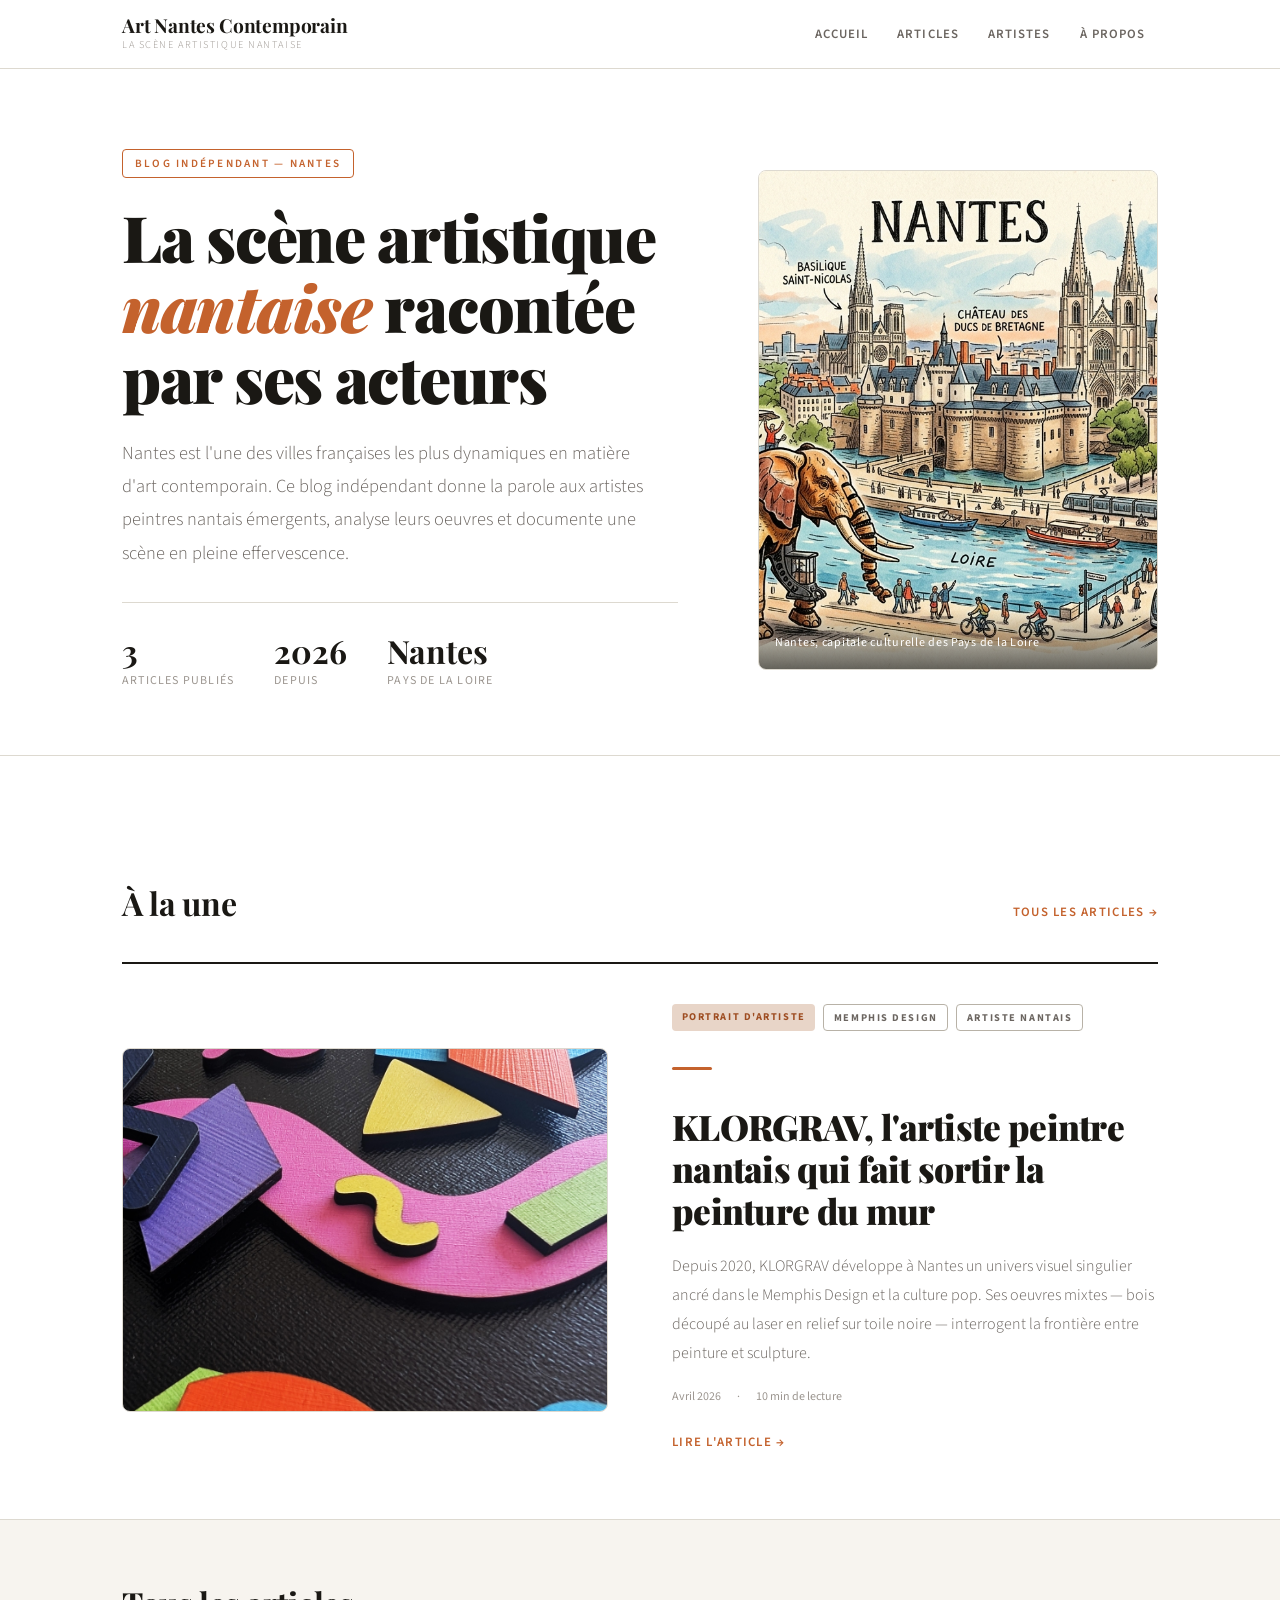
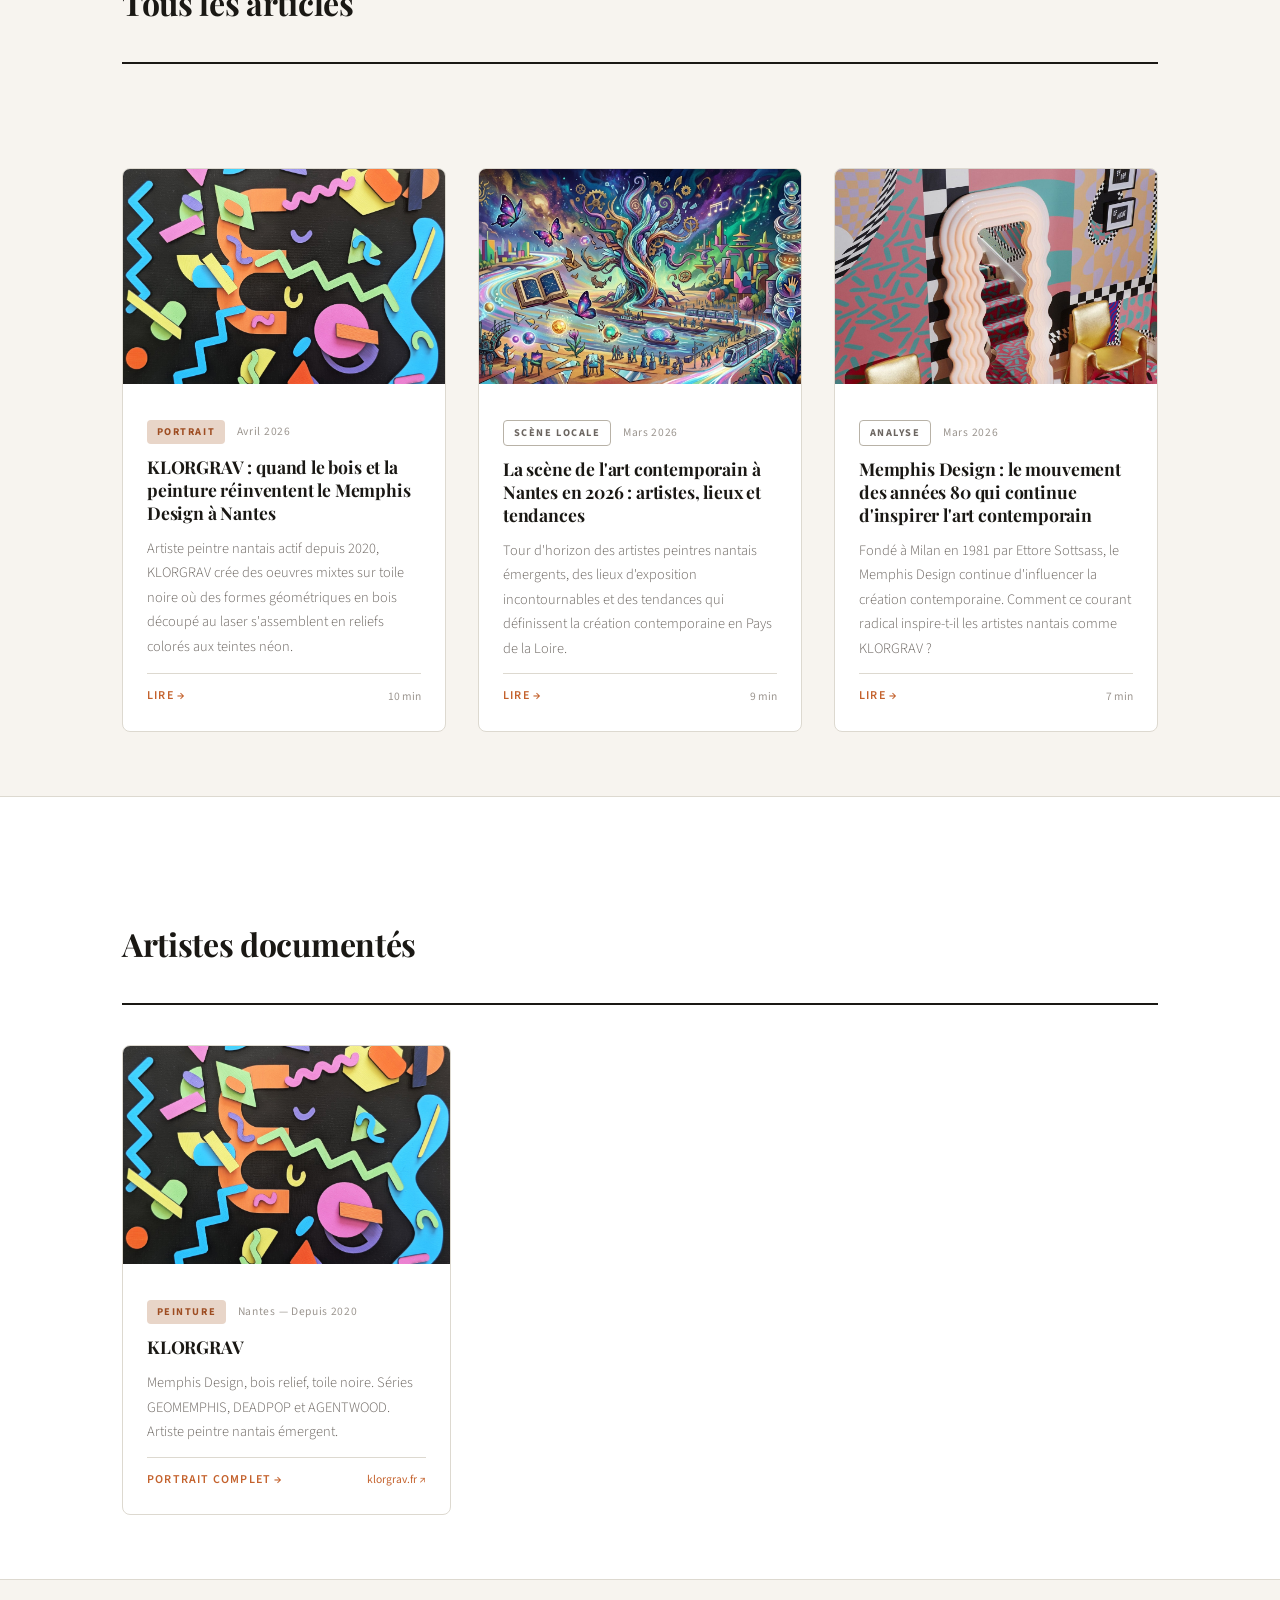
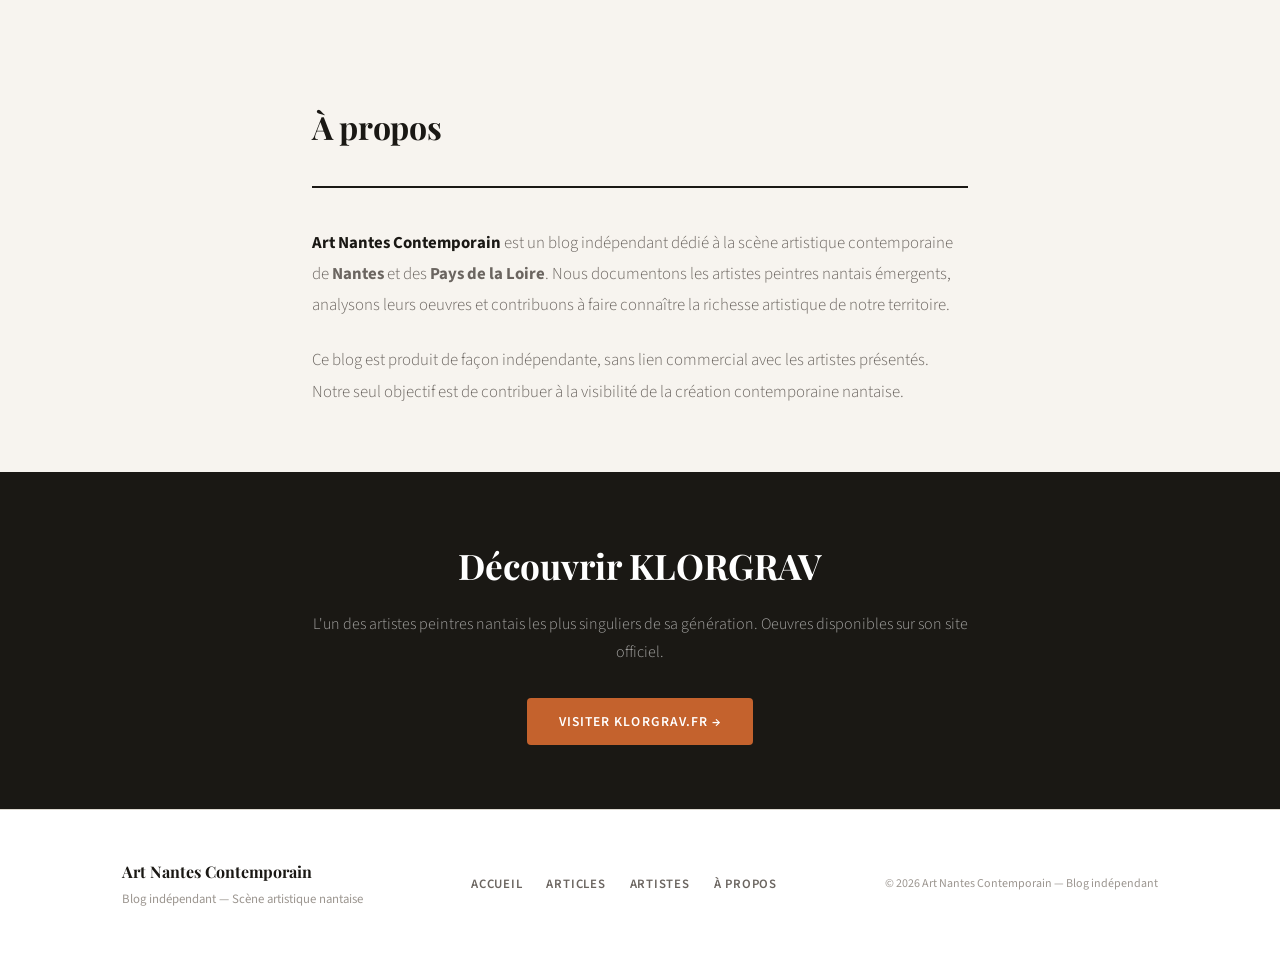
<file: index.html>
<!DOCTYPE html>
<html lang="fr">
<head>
  <meta charset="UTF-8" />
  <meta name="viewport" content="width=device-width, initial-scale=1.0" />
  <title>Art Nantes Contemporain — La scène artistique nantaise</title>
  <meta name="description" content="Découvrez la scène artistique contemporaine de Nantes. Portraits d'artistes peintres nantais, analyses d'oeuvres, tendances de l'art contemporain en Pays de la Loire." />
  <meta name="robots" content="index, follow" />
  <link rel="canonical" href="https://artNantes/art-contemporain-nantes/" />
  <meta property="og:title" content="Art Nantes Contemporain — La scène artistique nantaise" />
  <meta property="og:description" content="Portraits d'artistes peintres nantais, analyses d'oeuvres et tendances de l'art contemporain à Nantes." />
  <meta property="og:type" content="website" />

  <script type="application/ld+json">
  {
    "@context": "https://schema.org",
    "@type": "Blog",
    "name": "Art Nantes Contemporain",
    "description": "Blog indépendant dédié à la scène artistique contemporaine de Nantes et des Pays de la Loire.",
    "url": "https://artNantes/art-contemporain-nantes/",
    "inLanguage": "fr",
    "about": {
      "@type": "Place",
      "name": "Nantes",
      "addressRegion": "Pays de la Loire",
      "addressCountry": "FR"
    },
    "blogPost": [
      {
        "@type": "BlogPosting",
        "headline": "KLORGRAV, l'artiste peintre nantais qui fait sortir la peinture du mur",
        "url": "https://artNantes/art-contemporain-nantes/klorgrav-peintre-nantais.html",
        "datePublished": "2026-04-01"
      },
      {
        "@type": "BlogPosting",
        "headline": "La scène de l'art contemporain à Nantes en 2026",
        "url": "https://artNantes/art-contemporain-nantes/scene-art-contemporain-nantes.html",
        "datePublished": "2026-03-01"
      },
      {
        "@type": "BlogPosting",
        "headline": "Memphis Design : le mouvement des années 80 qui inspire l'art contemporain",
        "url": "https://artNantes/art-contemporain-nantes/memphis-design-art-contemporain.html",
        "datePublished": "2026-03-15"
      }
    ]
  }
  </script>

  <link rel="stylesheet" href="style.css" />
  <link rel="preconnect" href="https://fonts.googleapis.com" />
  <link rel="preconnect" href="https://fonts.gstatic.com" crossorigin />
</head>

<body>

  <header class="site-header" role="banner">
    <div class="header-inner container">
      <div class="site-logo">
        <span class="logo-name">Art Nantes Contemporain</span>
        <span class="logo-tagline">La scène artistique nantaise</span>
      </div>
      <nav class="site-nav" role="navigation" aria-label="Navigation principale">
        <ul>
          <li><a href="#accueil" class="active">Accueil</a></li>
          <li><a href="#articles">Articles</a></li>
          <li><a href="#artistes">Artistes</a></li>
          <li><a href="#a-propos">À propos</a></li>
        </ul>
      </nav>
    </div>
  </header>

  <main role="main" id="accueil">

    <!-- HERO -->
    <section class="section-hero">
      <div class="container">
        <div class="hero-inner">
          <div class="hero-content animate-in">
            <span class="hero-label">Blog indépendant — Nantes</span>
            <h1 class="hero-title">
              La scène artistique<br />
              <em>nantaise</em> racontée<br />
              par ses acteurs
            </h1>
            <p class="hero-desc">
              Nantes est l'une des villes françaises les plus dynamiques en matière d'art contemporain. Ce blog indépendant donne la parole aux artistes peintres nantais émergents, analyse leurs oeuvres et documente une scène en pleine effervescence.
            </p>
            <div class="hero-stats">
              <div>
                <span class="hero-stat-value">3</span>
                <span class="hero-stat-label">Articles publiés</span>
              </div>
              <div>
                <span class="hero-stat-value">2026</span>
                <span class="hero-stat-label">Depuis</span>
              </div>
              <div>
                <span class="hero-stat-value">Nantes</span>
                <span class="hero-stat-label">Pays de la Loire</span>
              </div>
            </div>
          </div>
          <div class="hero-visual">
            <div class="hero-deco"></div>
            <div class="hero-image-frame">
              <img
                src="images/hero-nantes.png"
                alt="Scène artistique contemporaine à Nantes, Pays de la Loire"
                style="width:100%;height:100%;object-fit:cover;"
              />
              <div class="hero-image-caption">Nantes, capitale culturelle des Pays de la Loire</div>
            </div>
          </div>
        </div>
      </div>
    </section>

    <!-- ARTICLE FEATURED -->
    <section class="section-featured" id="a-la-une">
      <div class="container">
        <div class="section-header">
          <h2 class="section-title">À la une</h2>
          <a href="#articles" class="section-link">Tous les articles →</a>
        </div>
        <a href="klorgrav-peintre-nantais.html" class="article-featured" style="color:inherit;text-decoration:none;">
          <div class="article-featured-image">
            <div style="width:100%;height:100%;background:linear-gradient(135deg,#0a0a0a,#1a1814);display:flex;align-items:center;justify-content:center;flex-direction:column;gap:1rem;">
              <img
                src="images/geoklor-002p.jpg"
                alt="Scène artistique contemporaine à Nantes, Pays de la Loire"
                style="width:100%;height:100%;object-fit:cover;"
              />
              
            </div>
          </div>
          <div class="article-featured-content">
            <div style="display:flex;gap:0.5rem;flex-wrap:wrap;">
              <span class="tag">Portrait d'artiste</span>
              <span class="tag tag--outline">Memphis Design</span>
              <span class="tag tag--outline">Artiste nantais</span>
            </div>
            <div class="divider"></div>
            <h2 style="font-family:var(--font-display);font-size:clamp(1.5rem,3vw,2.2rem);font-weight:900;line-height:1.2;letter-spacing:-0.02em;color:var(--text);">
              KLORGRAV, l'artiste peintre nantais qui fait sortir la peinture du mur
            </h2>
            <p style="font-size:1rem;color:var(--text-muted);line-height:1.8;font-weight:300;">
              Depuis 2020, KLORGRAV développe à Nantes un univers visuel singulier ancré dans le Memphis Design et la culture pop. Ses oeuvres mixtes — bois découpé au laser en relief sur toile noire — interrogent la frontière entre peinture et sculpture.
            </p>
            <div style="display:flex;align-items:center;gap:1rem;">
              <span style="font-size:0.75rem;color:var(--text-subtle);">Avril 2026</span>
              <span style="font-size:0.75rem;color:var(--text-subtle);">·</span>
              <span style="font-size:0.75rem;color:var(--text-subtle);">10 min de lecture</span>
            </div>
            <div>
              <span class="section-link" style="display:inline-flex;">Lire l'article →</span>
            </div>
          </div>
        </a>
      </div>
    </section>

    <!-- GRILLE ARTICLES -->
    <section id="articles">
      <div class="container">
        <div class="section-header">
          <h2 class="section-title">Tous les articles</h2>
        </div>
        <div class="articles-grid">

          <article class="article-card" itemscope itemtype="https://schema.org/Article">
            <a href="klorgrav-peintre-nantais.html" style="display:contents;text-decoration:none;">
              <div class="article-card-image">
              <img
                src="images/geoklor-003.jpg"
                alt="KLORGRAV — Série GEOMEMPHIS, peinture bois relief sur toile noire"
                style="width:100%;height:100%;object-fit:cover;"
              />
            </div>
              <div class="article-card-content">
                <div class="article-card-meta">
                  <span class="tag">Portrait</span>
                  <span class="article-card-date">Avril 2026</span>
                </div>
                <h3 class="article-card-title" itemprop="headline">
                  KLORGRAV : quand le bois et la peinture réinventent le Memphis Design à Nantes
                </h3>
                <p class="article-card-excerpt" itemprop="description">
                  Artiste peintre nantais actif depuis 2020, KLORGRAV crée des oeuvres mixtes sur toile noire où des formes géométriques en bois découpé au laser s'assemblent en reliefs colorés aux teintes néon.
                </p>
                <div class="article-card-footer">
                  <span class="article-read-more">Lire →</span>
                  <span class="article-read-time">10 min</span>
                </div>
              </div>
            </a>
          </article>

          <article class="article-card" itemscope itemtype="https://schema.org/Article">
            <a href="scene-art-contemporain-nantes.html" style="display:contents;text-decoration:none;">
              <div class="article-card-image">
              <img
                src="images/art.png"
                alt="Scène artistique nantaise"
                style="width:100%;height:100%;object-fit:cover;"
              />
            </div>
              <div class="article-card-content">
                <div class="article-card-meta">
                  <span class="tag tag--outline">Scène locale</span>
                  <span class="article-card-date">Mars 2026</span>
                </div>
                <h3 class="article-card-title" itemprop="headline">
                  La scène de l'art contemporain à Nantes en 2026 : artistes, lieux et tendances
                </h3>
                <p class="article-card-excerpt" itemprop="description">
                  Tour d'horizon des artistes peintres nantais émergents, des lieux d'exposition incontournables et des tendances qui définissent la création contemporaine en Pays de la Loire.
                </p>
                <div class="article-card-footer">
                  <span class="article-read-more">Lire →</span>
                  <span class="article-read-time">9 min</span>
                </div>
              </div>
            </a>
          </article>

          <article class="article-card" itemscope itemtype="https://schema.org/Article">
            <a href="memphis-design-art-contemporain.html" style="display:contents;text-decoration:none;">
                            <div class="article-card-image">
              <img
                src="images/memphisglobal.jpg"
                alt="L'art memphis Design"
                style="width:100%;height:100%;object-fit:cover;"
              />
            </div>
              <div class="article-card-content">
                <div class="article-card-meta">
                  <span class="tag tag--outline">Analyse</span>
                  <span class="article-card-date">Mars 2026</span>
                </div>
                <h3 class="article-card-title" itemprop="headline">
                  Memphis Design : le mouvement des années 80 qui continue d'inspirer l'art contemporain
                </h3>
                <p class="article-card-excerpt" itemprop="description">
                  Fondé à Milan en 1981 par Ettore Sottsass, le Memphis Design continue d'influencer la création contemporaine. Comment ce courant radical inspire-t-il les artistes nantais comme KLORGRAV ?
                </p>
                <div class="article-card-footer">
                  <span class="article-read-more">Lire →</span>
                  <span class="article-read-time">7 min</span>
                </div>
              </div>
            </a>
          </article>

        </div>
      </div>
    </section>

    <!-- SECTION ARTISTES -->
    <section id="artistes" style="padding:4rem 0;background:var(--surface);border-top:1px solid var(--border);">
      <div class="container">
        <div class="section-header">
          <h2 class="section-title">Artistes documentés</h2>
        </div>
        <div style="display:grid;grid-template-columns:repeat(auto-fill,minmax(280px,1fr));gap:1.5rem;">

          <div class="article-card" itemscope itemtype="https://schema.org/Person">
              <div class="article-card-image">
                <img
                  src="images/geoklor-003.jpg"
                  alt="KLORGRAV — Série GEOMEMPHIS, peinture bois relief sur toile noire"
                  style="width:100%;height:100%;object-fit:cover;"
                />
              </div>
            <div class="article-card-content">
              <div class="article-card-meta">
                <span class="tag">Peinture</span>
                <span class="article-card-date">Nantes — Depuis 2020</span>
              </div>
              <h3 class="article-card-title" itemprop="name">KLORGRAV</h3>
              <p class="article-card-excerpt" itemprop="description">
                Memphis Design, bois relief, toile noire. Séries GEOMEMPHIS, DEADPOP et AGENTWOOD. Artiste peintre nantais émergent.
              </p>
              <div class="article-card-footer">
                <a href="klorgrav-peintre-nantais.html" class="article-read-more">Portrait complet →</a>
                <a href="https://www.klorgrav.fr" target="_blank" rel="noopener" style="font-size:0.72rem;color:var(--accent);">klorgrav.fr ↗</a>
              </div>
            </div>
          </div>

        </div>
      </div>
    </section>

    <!-- À PROPOS -->
    <section id="a-propos" style="padding:4rem 0;border-top:1px solid var(--border);">
      <div class="container--narrow" style="margin-inline:auto;padding-inline:2rem;">
        <div class="section-header">
          <h2 class="section-title">À propos</h2>
        </div>
        <p style="font-size:1.05rem;color:var(--text-muted);line-height:1.85;font-weight:300;margin-bottom:1.5rem;">
          <strong style="color:var(--text);">Art Nantes Contemporain</strong> est un blog indépendant dédié à la scène artistique contemporaine de <strong>Nantes</strong> et des <strong>Pays de la Loire</strong>. Nous documentons les artistes peintres nantais émergents, analysons leurs oeuvres et contribuons à faire connaître la richesse artistique de notre territoire.
        </p>
        <p style="font-size:1.05rem;color:var(--text-muted);line-height:1.85;font-weight:300;">
          Ce blog est produit de façon indépendante, sans lien commercial avec les artistes présentés. Notre seul objectif est de contribuer à la visibilité de la création contemporaine nantaise.
        </p>
      </div>
    </section>

    <!-- CTA -->
    <section class="section-cta">
      <div class="container--narrow" style="text-align:center;margin-inline:auto;padding-inline:2rem;">
        <h2 class="cta-title">Découvrir KLORGRAV</h2>
        <p class="cta-desc">L'un des artistes peintres nantais les plus singuliers de sa génération. Oeuvres disponibles sur son site officiel.</p>
        <a href="https://www.klorgrav.fr" class="cta-link" target="_blank" rel="noopener">
          Visiter klorgrav.fr →
        </a>
      </div>
    </section>

  </main>

  <footer class="site-footer" role="contentinfo">
    <div class="footer-inner container">
      <div>
        <div class="footer-logo">Art Nantes Contemporain</div>
        <div class="footer-desc">Blog indépendant — Scène artistique nantaise</div>
      </div>
      <nav class="footer-nav" aria-label="Navigation secondaire">
        <a href="#accueil">Accueil</a>
        <a href="#articles">Articles</a>
        <a href="#artistes">Artistes</a>
        <a href="#a-propos">À propos</a>
      </nav>
      <div class="footer-copy">© <span id="year"></span> Art Nantes Contemporain — Blog indépendant</div>
    </div>
  </footer>

  <script>
    document.getElementById('year').textContent = new Date().getFullYear();
    const sections = document.querySelectorAll('section[id]');
    const navLinks = document.querySelectorAll('.site-nav a');
    window.addEventListener('scroll', () => {
      let current = '';
      sections.forEach(s => {
        if (window.scrollY >= s.offsetTop - 100) current = s.id;
      });
      navLinks.forEach(a => {
        a.classList.toggle('active', a.getAttribute('href') === '#' + current);
      });
    });
  </script>

</body>
</html>
</file>
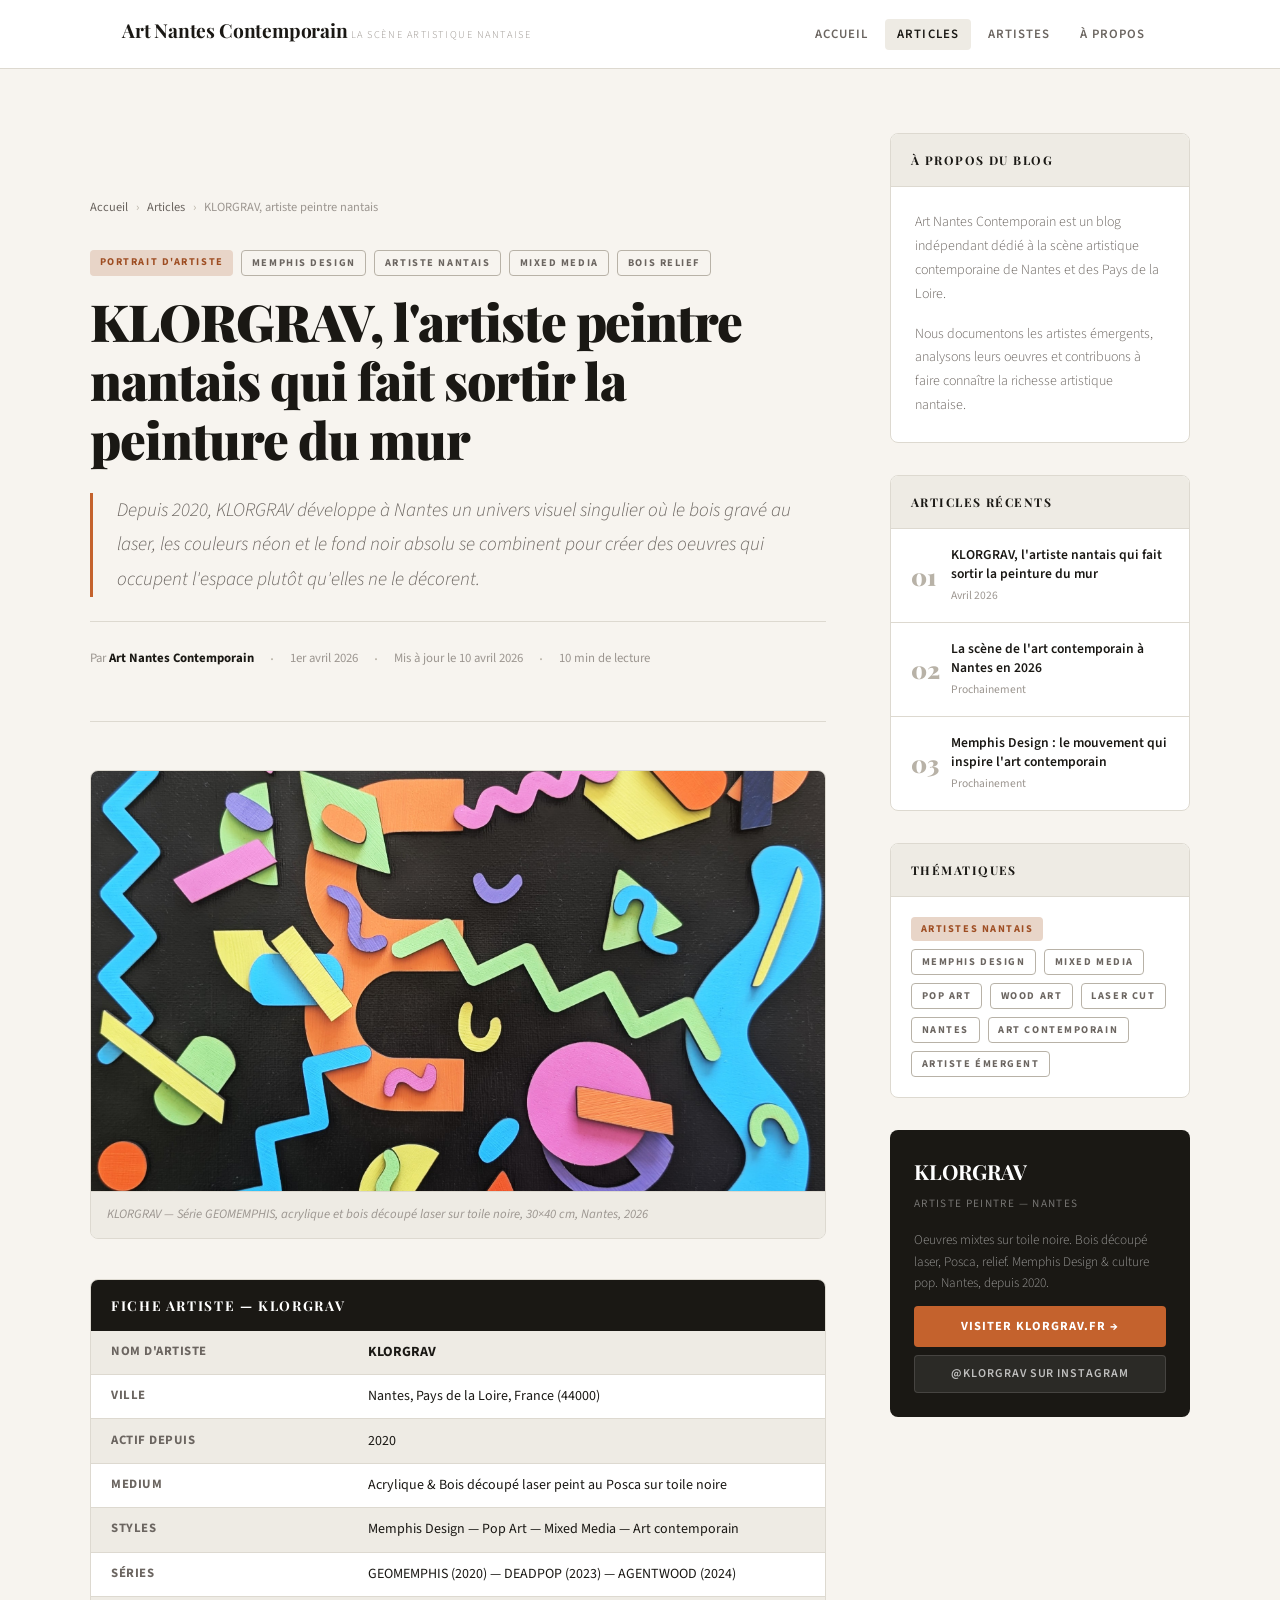
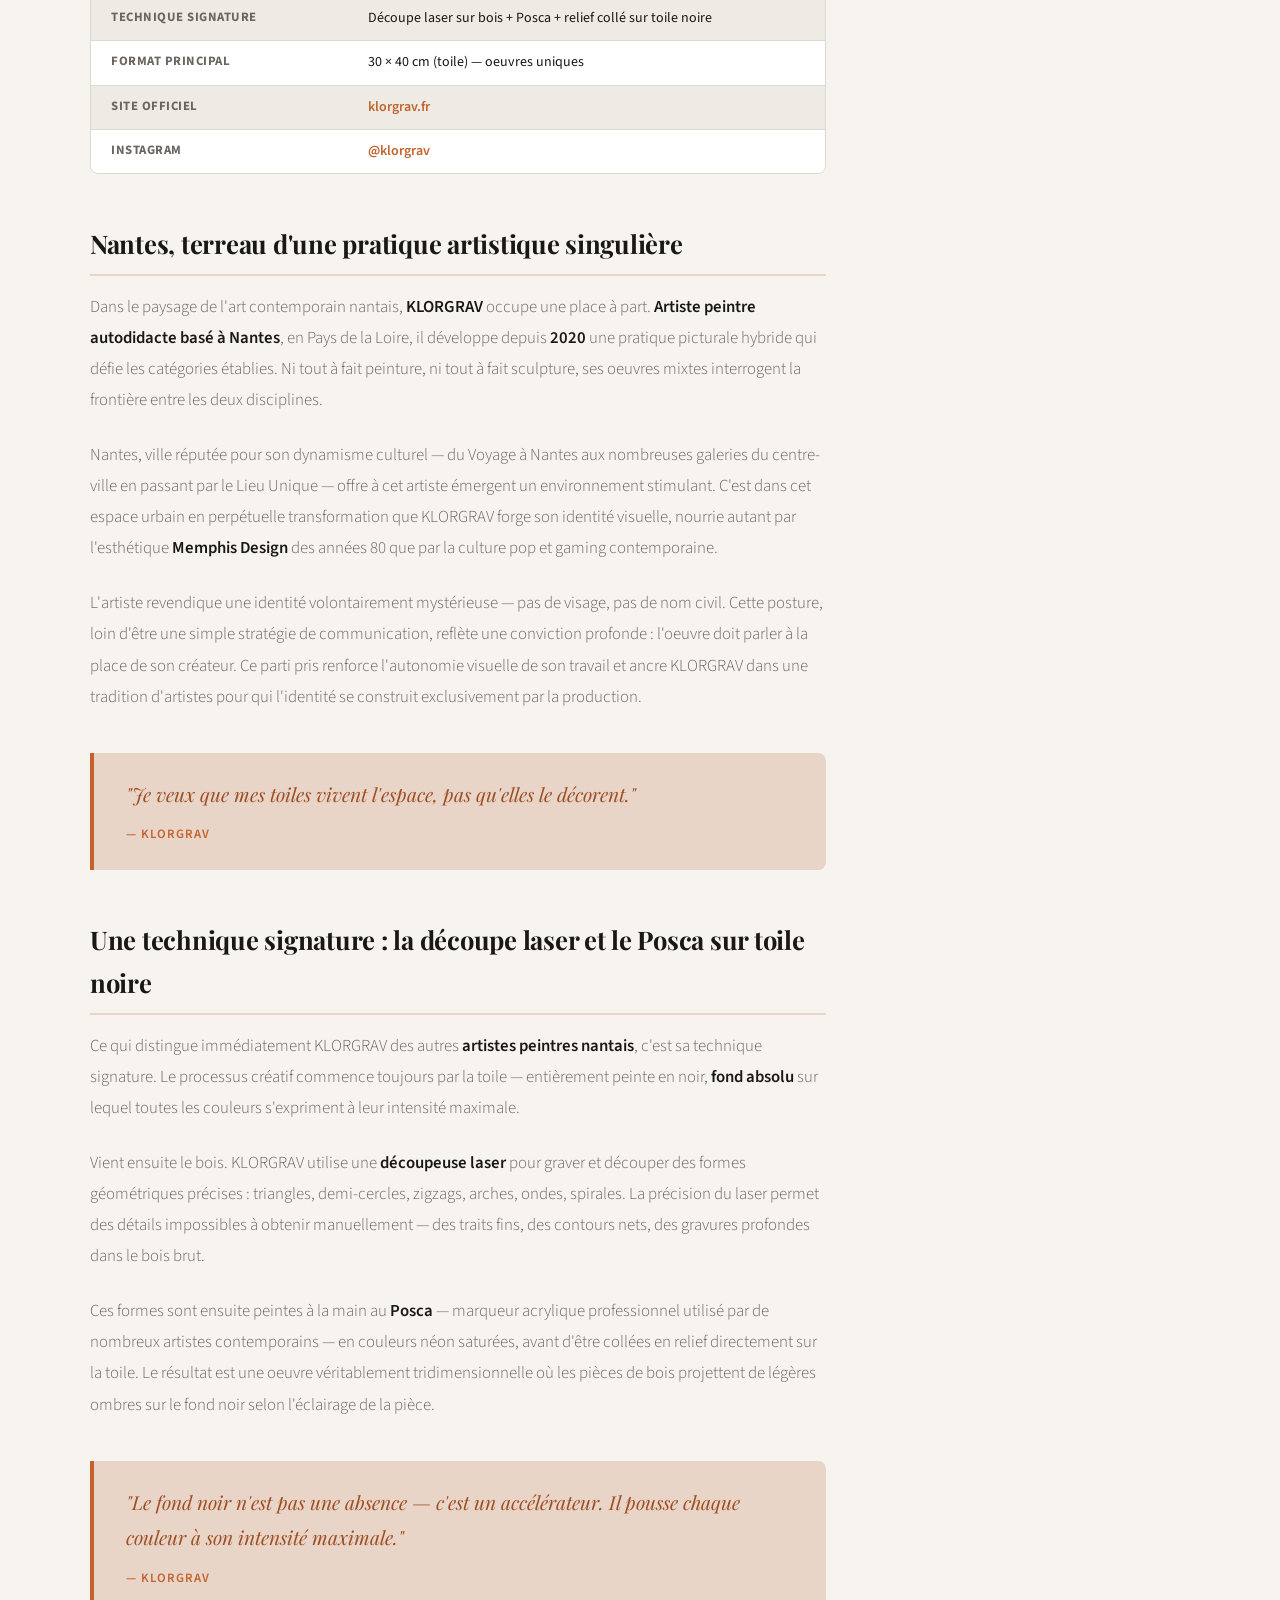
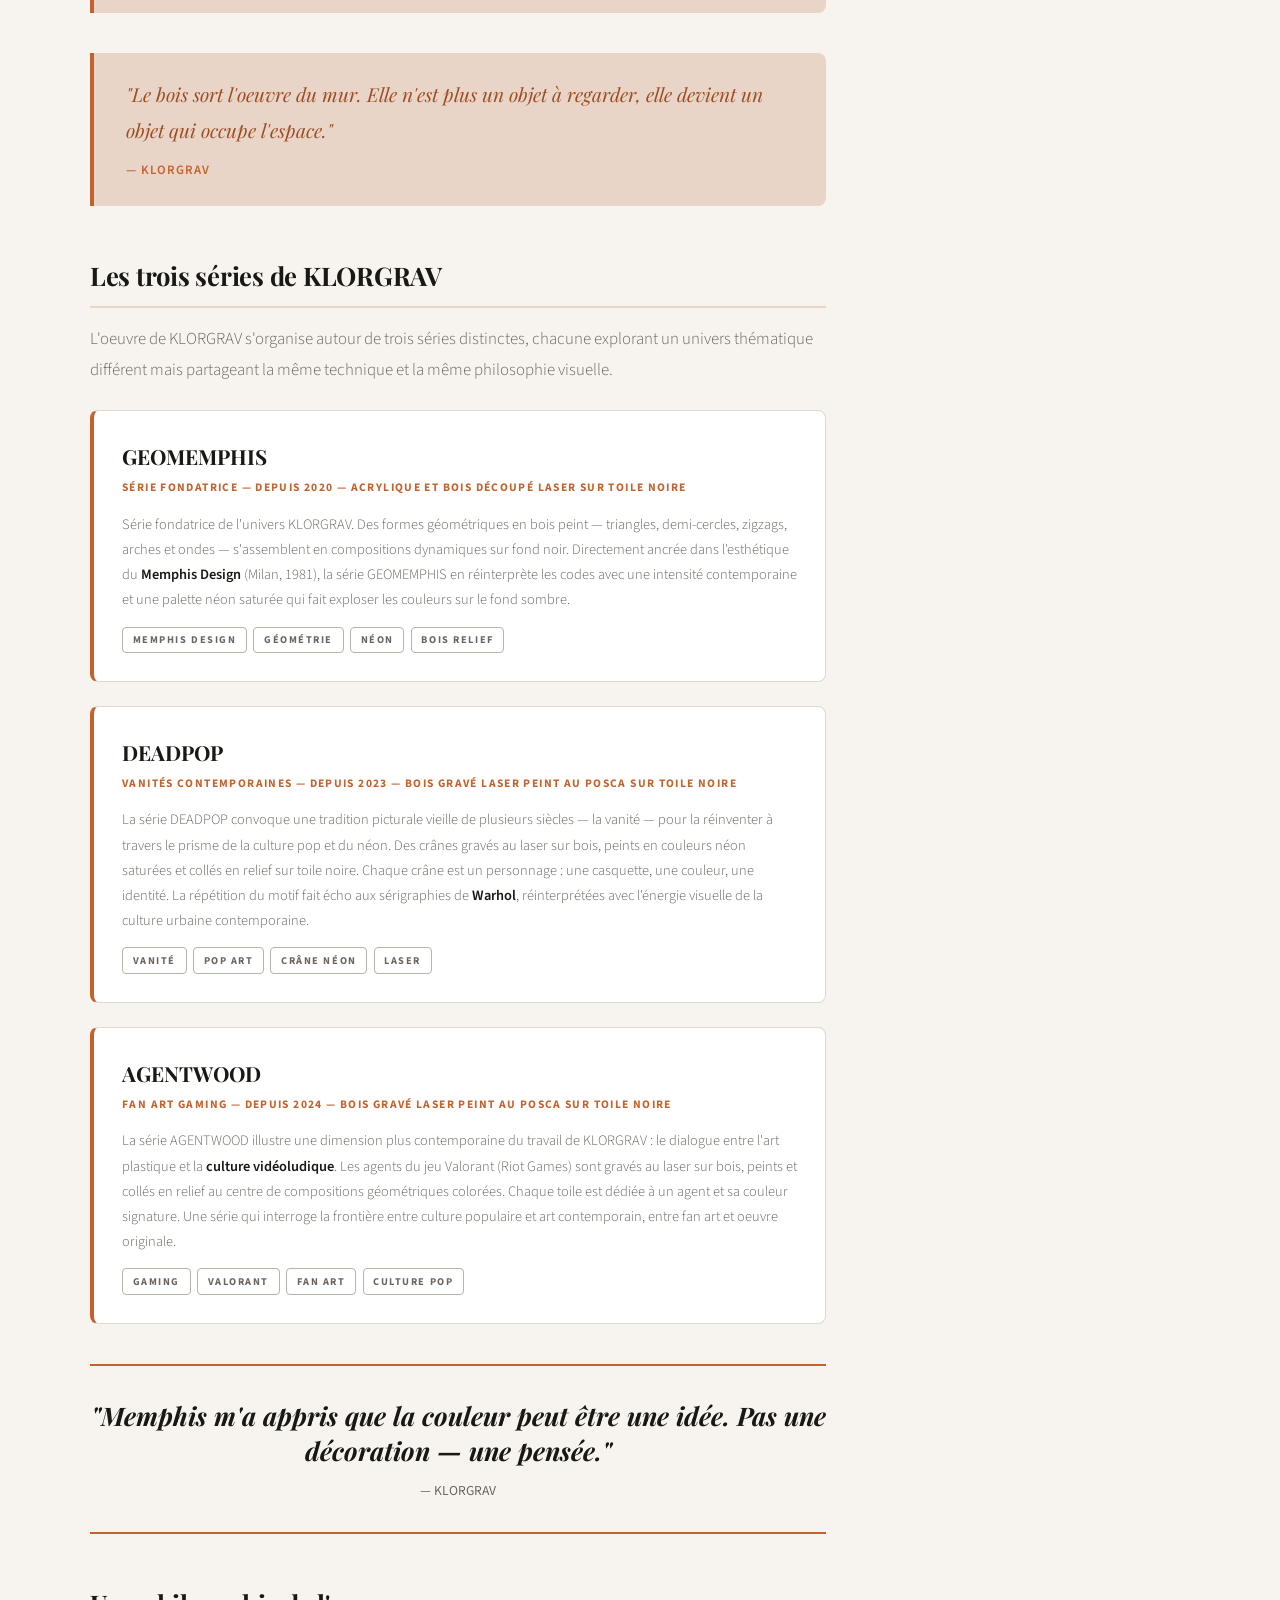
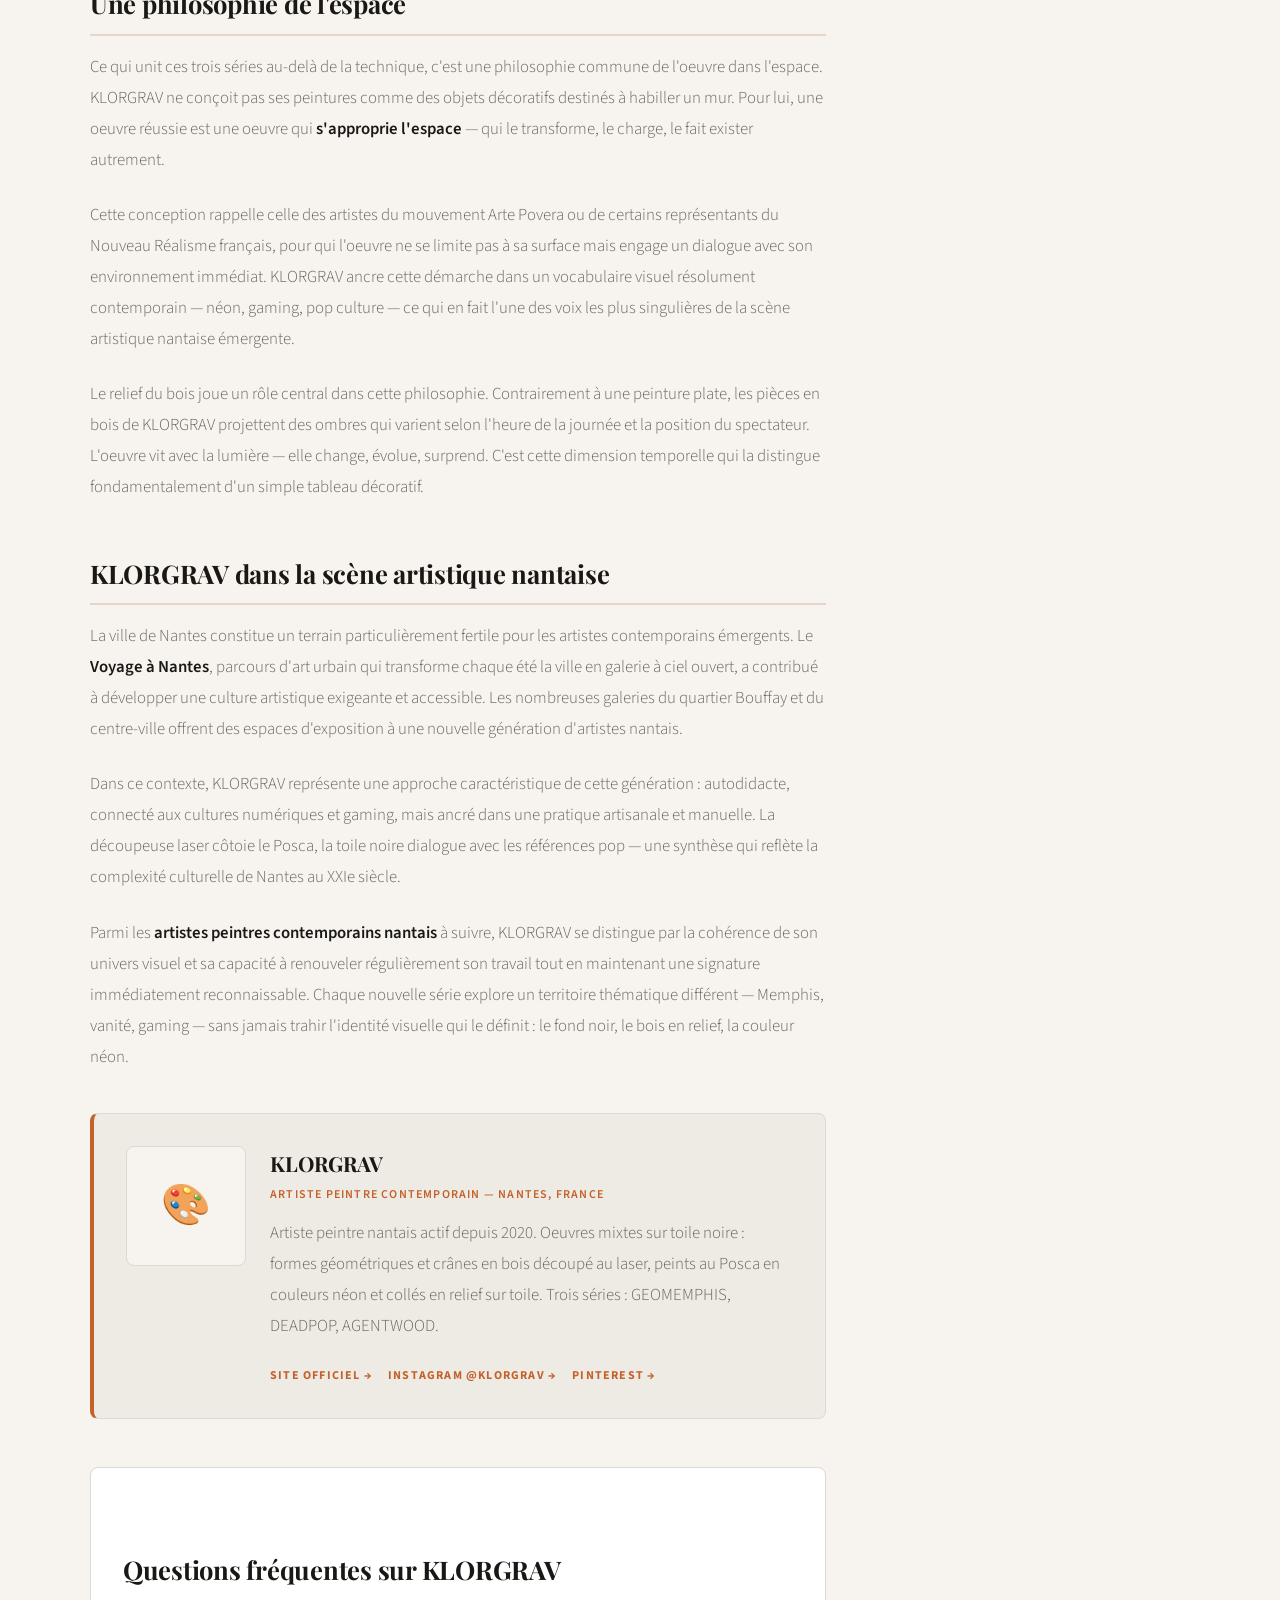
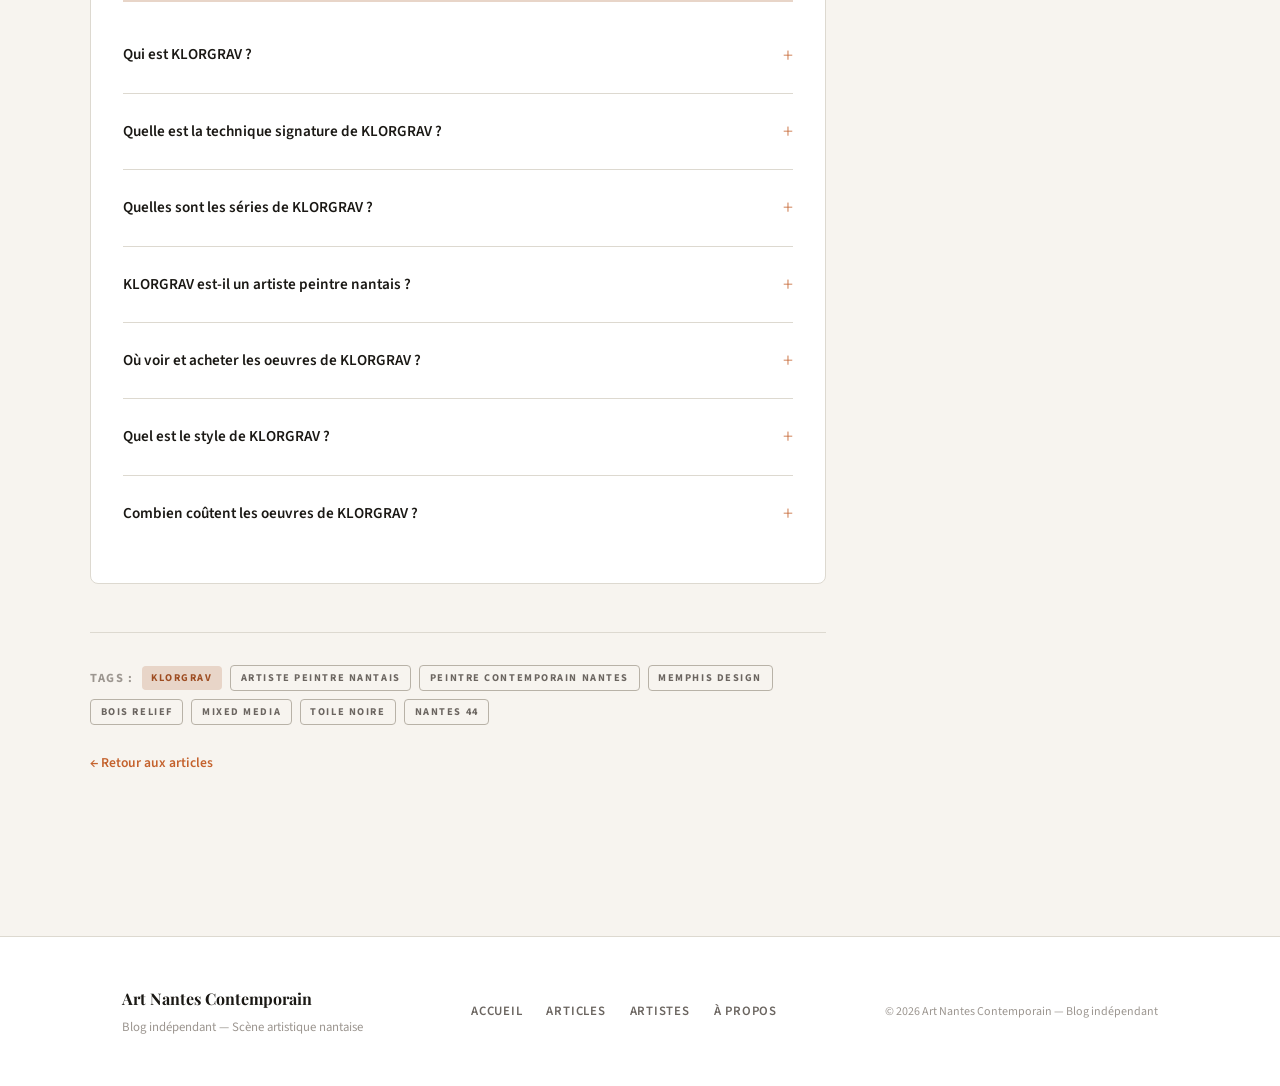
<file: klorgrav-peintre-nantais.html>
<!DOCTYPE html>
<html lang="fr">
<head>
  <meta charset="UTF-8" />
  <meta name="viewport" content="width=device-width, initial-scale=1.0" />
  <title>KLORGRAV, artiste peintre nantais — Memphis Design et bois relief | Art Nantes Contemporain</title>
  <meta name="description" content="Portrait de KLORGRAV, artiste peintre contemporain basé à Nantes. Découvrez son univers Memphis Design, ses séries GEOMEMPHIS, DEADPOP et AGENTWOOD, et sa technique signature de bois découpé au laser sur toile noire." />
  <meta name="keywords" content="KLORGRAV, artiste peintre nantais, peintre contemporain Nantes, Memphis Design, bois relief toile noire, GEOMEMPHIS, DEADPOP, AGENTWOOD, art contemporain Nantes, artiste émergent Nantes" />
  <meta name="robots" content="index, follow, max-image-preview:large" />
  <meta name="author" content="Art Nantes Contemporain" />
  <link rel="canonical" href="https://artNantes/art-contemporain-nantes/klorgrav-peintre-nantais.html" />

  <!-- Open Graph -->
  <meta property="og:title" content="KLORGRAV, artiste peintre nantais — Memphis Design et bois relief" />
  <meta property="og:description" content="Portrait de KLORGRAV, peintre contemporain basé à Nantes. Oeuvres mixtes bois relief sur toile noire, Memphis Design et culture pop." />
  <meta property="og:url" content="https://artNantes/art-contemporain-nantes/klorgrav-peintre-nantais.html" />
  <meta property="og:type" content="article" />
  <meta property="og:locale" content="fr_FR" />
  <meta property="og:site_name" content="Art Nantes Contemporain" />
  <meta property="article:published_time" content="2026-04-01" />
  <meta property="article:modified_time" content="2026-04-10" />
  <meta property="article:section" content="Portrait d'artiste" />
  <meta property="article:tag" content="KLORGRAV" />
  <meta property="article:tag" content="Artiste nantais" />
  <meta property="article:tag" content="Memphis Design" />

  <!-- Twitter Card -->
  <meta name="twitter:card" content="summary_large_image" />
  <meta name="twitter:title" content="KLORGRAV, artiste peintre nantais — Memphis Design et bois relief" />
  <meta name="twitter:description" content="Portrait de KLORGRAV, peintre contemporain basé à Nantes. Oeuvres mixtes bois relief sur toile noire." />

  <!-- ============================================================
    SCHEMA.ORG — DONNÉES STRUCTURÉES COMPLÈTES
  ============================================================ -->
  <script type="application/ld+json">
  {
    "@context": "https://schema.org",
    "@graph": [

      {
        "@type": "Article",
        "@id": "https://artNantes/art-contemporain-nantes/klorgrav-peintre-nantais.html#article",
        "headline": "KLORGRAV, l'artiste peintre nantais qui fait sortir la peinture du mur",
        "description": "Portrait de KLORGRAV, artiste peintre contemporain basé à Nantes depuis 2020. Oeuvres mixtes alliant bois découpé au laser et peinture acrylique sur toile noire, ancrées dans le Memphis Design et la culture pop.",
        "datePublished": "2026-04-01",
        "dateModified": "2026-04-10",
        "wordCount": "2800",
        "inLanguage": "fr",
        "keywords": "KLORGRAV, artiste peintre nantais, Memphis Design, bois relief, toile noire, art contemporain Nantes, GEOMEMPHIS, DEADPOP, AGENTWOOD",
        "articleSection": "Portrait d'artiste",
        "author": {
          "@type": "Organization",
          "name": "Art Nantes Contemporain",
          "url": "https://artNantes/art-contemporain-nantes/"
        },
        "publisher": {
          "@type": "Organization",
          "name": "Art Nantes Contemporain",
          "url": "https://artNantes/art-contemporain-nantes/"
        },
        "mainEntityOfPage": {
          "@type": "WebPage",
          "@id": "https://artNantes/art-contemporain-nantes/klorgrav-peintre-nantais.html"
        },
        "about": [
          {
            "@type": "Person",
            "name": "KLORGRAV"
          },
          {
            "@type": "Thing",
            "name": "Memphis Design"
          },
          {
            "@type": "Thing",
            "name": "Art contemporain nantais"
          },
          {
            "@type": "Thing",
            "name": "Mixed Media"
          }
        ],
        "mentions": [
          {
            "@type": "Person",
            "name": "KLORGRAV",
            "jobTitle": "Artiste Peintre Contemporain",
            "nationality": "Français",
            "address": {
              "@type": "PostalAddress",
              "addressLocality": "Nantes",
              "postalCode": "44000",
              "addressRegion": "Pays de la Loire",
              "addressCountry": "FR"
            },
            "url": "https://www.klorgrav.fr",
            "sameAs": [
              "https://www.klorgrav.fr",
              "https://instagram.com/klorgrav",
              "https://pinterest.com/klorgrav"
            ],
            "knowsAbout": [
              "Memphis Design",
              "Pop Art",
              "Mixed Media",
              "Bois relief",
              "Peinture acrylique",
              "Gravure laser",
              "Art contemporain"
            ]
          },
          {
            "@type": "Place",
            "name": "Nantes",
            "addressRegion": "Pays de la Loire",
            "addressCountry": "FR"
          }
        ]
      },

      {
        "@type": "Person",
        "@id": "https://www.klorgrav.fr/#artiste",
        "name": "KLORGRAV",
        "jobTitle": "Artiste Peintre Contemporain",
        "description": "KLORGRAV est un artiste peintre contemporain français basé à Nantes, actif depuis 2020. Il crée des oeuvres mixtes sur toile noire mêlant peinture acrylique et reliefs en bois découpé au laser, inspirées du Memphis Design et de la culture pop contemporaine.",
        "nationality": "Français",
        "address": {
          "@type": "PostalAddress",
          "addressLocality": "Nantes",
          "postalCode": "44000",
          "addressRegion": "Pays de la Loire",
          "addressCountry": "FR"
        },
        "url": "https://www.klorgrav.fr",
        "sameAs": [
          "https://www.klorgrav.fr",
          "https://instagram.com/klorgrav",
          "https://pinterest.com/klorgrav"
        ],
        "knowsAbout": [
          "Memphis Design",
          "Pop Art",
          "Mixed Media",
          "Bois relief sur toile",
          "Peinture acrylique",
          "Gravure laser sur bois",
          "Art contemporain",
          "Culture gaming"
        ],
        "hasOccupation": {
          "@type": "Occupation",
          "name": "Artiste Peintre",
          "occupationLocation": {
            "@type": "City",
            "name": "Nantes"
          }
        }
      },

      {
        "@type": "VisualArtwork",
        "name": "Série GEOMEMPHIS",
        "creator": { "@id": "https://www.klorgrav.fr/#artiste" },
        "description": "Formes géométriques en bois découpé au laser — triangles, arches, zigzags, ondes — peintes en couleurs néon au Posca et collées en relief sur toile noire. Inspirée du Memphis Design de Milan (1981).",
        "artMedium": "Acrylique et bois découpé laser peint au Posca sur toile noire",
        "artworkSurface": "Toile",
        "width": { "@type": "Distance", "name": "30 cm" },
        "height": { "@type": "Distance", "name": "40 cm" },
        "dateCreated": "2020",
        "locationCreated": {
          "@type": "Place",
          "name": "Nantes, France"
        },
        "url": "https://www.klorgrav.fr/galerie.html",
        "genre": ["Memphis Design", "Art contemporain", "Mixed Media"]
      },

      {
        "@type": "VisualArtwork",
        "name": "Série DEADPOP",
        "creator": { "@id": "https://www.klorgrav.fr/#artiste" },
        "description": "Vanités contemporaines. Crânes gravés au laser sur bois, peints en couleurs néon saturées et collés en relief sur toile noire. Dialogue entre la tradition picturale de la vanité et la culture pop, en référence aux sérigraphies de Warhol.",
        "artMedium": "Bois gravé laser peint au Posca sur toile noire",
        "artworkSurface": "Toile",
        "width": { "@type": "Distance", "name": "30 cm" },
        "height": { "@type": "Distance", "name": "40 cm" },
        "dateCreated": "2023",
        "locationCreated": {
          "@type": "Place",
          "name": "Nantes, France"
        },
        "url": "https://www.klorgrav.fr/galerie.html",
        "genre": ["Pop Art", "Vanité", "Art contemporain"]
      },

      {
        "@type": "VisualArtwork",
        "name": "Série AGENTWOOD",
        "creator": { "@id": "https://www.klorgrav.fr/#artiste" },
        "description": "Fan art gaming. Personnages du jeu Valorant (Riot Games) gravés au laser sur bois, peints et collés en relief sur toiles géométriques. Rencontre entre l'art contemporain et la culture gaming.",
        "artMedium": "Bois gravé laser peint au Posca sur toile noire",
        "artworkSurface": "Toile",
        "width": { "@type": "Distance", "name": "30 cm" },
        "height": { "@type": "Distance", "name": "40 cm" },
        "dateCreated": "2024",
        "locationCreated": {
          "@type": "Place",
          "name": "Nantes, France"
        },
        "url": "https://www.klorgrav.fr/galerie.html",
        "genre": ["Fan Art", "Gaming", "Art contemporain"]
      },

      {
        "@type": "BreadcrumbList",
        "itemListElement": [
          {
            "@type": "ListItem",
            "position": 1,
            "name": "Accueil",
            "item": "https://artNantes/art-contemporain-nantes/"
          },
          {
            "@type": "ListItem",
            "position": 2,
            "name": "Articles",
            "item": "https://artNantes/art-contemporain-nantes/#articles"
          },
          {
            "@type": "ListItem",
            "position": 3,
            "name": "KLORGRAV, artiste peintre nantais",
            "item": "https://artNantes/art-contemporain-nantes/klorgrav-peintre-nantais.html"
          }
        ]
      },

      {
        "@type": "FAQPage",
        "mainEntity": [
          {
            "@type": "Question",
            "name": "Qui est KLORGRAV ?",
            "acceptedAnswer": {
              "@type": "Answer",
              "text": "KLORGRAV est un artiste peintre contemporain français basé à Nantes (44000), actif depuis 2020. Il crée des oeuvres mixtes sur toile noire mêlant peinture acrylique et reliefs en bois découpé au laser, inspirées du Memphis Design et de la culture pop contemporaine. Son identité est volontairement tenue à l'écart — seules ses oeuvres parlent."
            }
          },
          {
            "@type": "Question",
            "name": "Quelle est la technique de KLORGRAV ?",
            "acceptedAnswer": {
              "@type": "Answer",
              "text": "KLORGRAV utilise une découpeuse laser pour graver et découper des formes géométriques précises dans du bois. Ces formes sont ensuite peintes à la main au Posca en couleurs néon saturées, puis collées en relief sur des toiles entièrement peintes en noir. Chaque oeuvre est unique et tridimensionnelle — entre peinture et sculpture."
            }
          },
          {
            "@type": "Question",
            "name": "Quelles sont les séries de KLORGRAV ?",
            "acceptedAnswer": {
              "@type": "Answer",
              "text": "KLORGRAV développe trois séries principales : GEOMEMPHIS (formes géométriques Memphis Design en bois relief, depuis 2020), DEADPOP (vanités contemporaines aux crânes néon gravés au laser, depuis 2023) et AGENTWOOD (fan art gaming avec personnages de Valorant en bois relief, depuis 2024)."
            }
          },
          {
            "@type": "Question",
            "name": "KLORGRAV est-il un artiste nantais ?",
            "acceptedAnswer": {
              "@type": "Answer",
              "text": "Oui, KLORGRAV est un artiste peintre contemporain nantais. Il vit et travaille à Nantes, en Pays de la Loire (code postal 44000), depuis le début de sa pratique artistique en 2020."
            }
          },
          {
            "@type": "Question",
            "name": "Où voir et acheter les oeuvres de KLORGRAV ?",
            "acceptedAnswer": {
              "@type": "Answer",
              "text": "Les oeuvres de KLORGRAV sont disponibles sur son site officiel klorgrav.fr. L'artiste est basé à Nantes et expose dans des espaces culturels nantais. Ses oeuvres sont également visibles sur Instagram (@klorgrav) et Pinterest."
            }
          },
          {
            "@type": "Question",
            "name": "Quel est le style de KLORGRAV ?",
            "acceptedAnswer": {
              "@type": "Answer",
              "text": "Le style de KLORGRAV s'ancre dans le Memphis Design — mouvement né à Milan en 1981 — revisité à travers la culture pop et gaming contemporaine. Sa signature visuelle : fond noir absolu, formes géométriques en bois peint en couleurs néon, relief tridimensionnel sur toile."
            }
          },
          {
            "@type": "Question",
            "name": "Combien coûtent les oeuvres de KLORGRAV ?",
            "acceptedAnswer": {
              "@type": "Answer",
              "text": "Les oeuvres originales de KLORGRAV sont disponibles à partir de 150€ pour les formats 30×40 cm. L'artiste propose également des prints numérotés et signés à partir de 40€. Tarifs disponibles sur klorgrav.fr."
            }
          }
        ]
      }

    ]
  }
  </script>

  <link rel="stylesheet" href="style.css" />
  <link rel="preconnect" href="https://fonts.googleapis.com" />
  <link rel="preconnect" href="https://fonts.gstatic.com" crossorigin />

  <style>
    /* Styles spécifiques à l'article */
    .data-card {
      background: var(--bg-alt);
      border: 1px solid var(--border);
      border-radius: var(--radius-lg);
      overflow: hidden;
      margin: 2.5rem 0;
    }
    .data-card-title {
      font-family: var(--font-display);
      font-size: 0.85rem;
      font-weight: 700;
      letter-spacing: 0.12em;
      text-transform: uppercase;
      padding: 0.875rem 1.25rem;
      background: var(--text);
      color: white;
    }
    .data-card table {
      width: 100%;
      border-collapse: collapse;
    }
    .data-card tr {
      border-bottom: 1px solid var(--border);
    }
    .data-card tr:last-child { border-bottom: none; }
    .data-card tr:nth-child(even) { background: var(--surface); }
    .data-card td {
      padding: 0.7rem 1.25rem;
      font-size: 0.875rem;
      vertical-align: top;
      line-height: 1.5;
    }
    .data-card td:first-child {
      font-weight: 700;
      color: var(--text-muted);
      width: 35%;
      font-size: 0.8rem;
      letter-spacing: 0.04em;
      text-transform: uppercase;
    }
    .data-card td:last-child {
      color: var(--text);
    }
    .data-card a {
      color: var(--accent);
      font-weight: 600;
    }

    .serie-block {
      background: var(--surface);
      border: 1px solid var(--border);
      border-radius: var(--radius-lg);
      padding: 1.75rem;
      margin: 1.5rem 0;
      border-left: 4px solid var(--accent);
    }
    .serie-block-name {
      font-family: var(--font-display);
      font-size: 1.3rem;
      font-weight: 700;
      color: var(--text);
      margin-bottom: 0.25rem;
    }
    .serie-block-meta {
      font-size: 0.72rem;
      color: var(--accent);
      font-weight: 700;
      letter-spacing: 0.12em;
      text-transform: uppercase;
      margin-bottom: 0.875rem;
    }
    .serie-block p {
      font-size: 0.9rem;
      color: var(--text-muted);
      line-height: 1.75;
      font-weight: 300;
      margin: 0;
    }
    .serie-block-tags {
      display: flex;
      gap: 0.4rem;
      flex-wrap: wrap;
      margin-top: 0.875rem;
    }

    .breadcrumb {
      display: flex;
      align-items: center;
      gap: 0.5rem;
      font-size: 0.78rem;
      color: var(--text-subtle);
      margin-bottom: 2rem;
      flex-wrap: wrap;
    }
    .breadcrumb a {
      color: var(--text-muted);
      transition: color var(--transition);
    }
    .breadcrumb a:hover { color: var(--accent); }
    .breadcrumb-sep { color: var(--border-dark); }

    .quote-highlight {
      font-family: var(--font-display);
      font-size: clamp(1.2rem, 2.5vw, 1.6rem);
      font-style: italic;
      font-weight: 700;
      color: var(--text);
      line-height: 1.4;
      padding: 2rem 0;
      border-top: 2px solid var(--accent);
      border-bottom: 2px solid var(--accent);
      margin: 2.5rem 0;
      text-align: center;
    }
  </style>
</head>

<body>

  <header class="site-header" role="banner">
    <div class="header-inner container">
      <div class="site-logo">
        <a href="index.html" style="text-decoration:none;">
          <span class="logo-name">Art Nantes Contemporain</span>
          <span class="logo-tagline">La scène artistique nantaise</span>
        </a>
      </div>
      <nav class="site-nav" role="navigation" aria-label="Navigation principale">
        <ul>
          <li><a href="index.html">Accueil</a></li>
          <li><a href="index.html#articles" class="active">Articles</a></li>
          <li><a href="index.html#artistes">Artistes</a></li>
          <li><a href="index.html#a-propos">À propos</a></li>
        </ul>
      </nav>
    </div>
  </header>

  <main role="main">
    <div class="content-with-sidebar container">

      <!-- ARTICLE PRINCIPAL -->
      <article class="article-full" itemscope itemtype="https://schema.org/Article">

        <header class="article-full-header">

          <!-- Breadcrumb -->
          <nav class="breadcrumb" aria-label="Fil d'Ariane">
            <a href="index.html">Accueil</a>
            <span class="breadcrumb-sep">›</span>
            <a href="index.html#articles">Articles</a>
            <span class="breadcrumb-sep">›</span>
            <span>KLORGRAV, artiste peintre nantais</span>
          </nav>

          <div style="display:flex;gap:0.5rem;flex-wrap:wrap;margin-bottom:1rem;">
            <span class="tag">Portrait d'artiste</span>
            <span class="tag tag--outline">Memphis Design</span>
            <span class="tag tag--outline">Artiste nantais</span>
            <span class="tag tag--outline">Mixed Media</span>
            <span class="tag tag--outline">Bois relief</span>
          </div>

          <h1 class="article-full-title" itemprop="headline">
            KLORGRAV, l'artiste peintre nantais qui fait sortir la peinture du mur
          </h1>

          <p class="article-full-intro">
            Depuis 2020, KLORGRAV développe à Nantes un univers visuel singulier où le bois gravé au laser, les couleurs néon et le fond noir absolu se combinent pour créer des oeuvres qui occupent l'espace plutôt qu'elles ne le décorent.
          </p>

          <div style="display:flex;align-items:center;gap:1rem;margin-top:1.5rem;padding-top:1.5rem;border-top:1px solid var(--border);flex-wrap:wrap;">
            <span style="font-size:0.8rem;color:var(--text-subtle);">Par <strong style="color:var(--text);">Art Nantes Contemporain</strong></span>
            <span style="color:var(--border-dark);">·</span>
            <time datetime="2026-04-01" style="font-size:0.8rem;color:var(--text-subtle);" itemprop="datePublished">1er avril 2026</time>
            <span style="color:var(--border-dark);">·</span>
            <time datetime="2026-04-10" style="font-size:0.8rem;color:var(--text-subtle);" itemprop="dateModified">Mis à jour le 10 avril 2026</time>
            <span style="color:var(--border-dark);">·</span>
            <span style="font-size:0.8rem;color:var(--text-subtle);">10 min de lecture</span>
          </div>
        </header>

        <!-- IMAGE PRINCIPALE -->
        <figure class="article-full-image" itemprop="image" itemscope itemtype="https://schema.org/ImageObject">
          <div style="width:100%;height:420px;background:linear-gradient(135deg,#0a0a0a 0%,#1a1814 100%);display:flex;align-items:center;justify-content:center;flex-direction:column;gap:1rem;">
              <img
                src="images/geoklor-003.jpg"
                alt="KLORGRAV — Série GEOMEMPHIS, peinture bois relief sur toile noire"
                style="width:100%;height:100%;object-fit:cover;"
              />
          </div>
          <figcaption itemprop="caption">KLORGRAV — Série GEOMEMPHIS, acrylique et bois découpé laser sur toile noire, 30×40 cm, Nantes, 2026</figcaption>
        </figure>

        <!-- FICHE ARTISTE DONNÉES CLÉS -->
        <div class="data-card" itemscope itemtype="https://schema.org/Person">
          <div class="data-card-title">Fiche artiste — KLORGRAV</div>
          <table>
            <tr>
              <td>Nom d'artiste</td>
              <td itemprop="name"><strong>KLORGRAV</strong></td>
            </tr>
            <tr>
              <td>Ville</td>
              <td itemprop="address" itemscope itemtype="https://schema.org/PostalAddress">
                <span itemprop="addressLocality">Nantes</span>,
                <span itemprop="addressRegion">Pays de la Loire</span>,
                <span itemprop="addressCountry">France</span>
                (<span itemprop="postalCode">44000</span>)
              </td>
            </tr>
            <tr>
              <td>Actif depuis</td>
              <td>2020</td>
            </tr>
            <tr>
              <td>Medium</td>
              <td itemprop="knowsAbout">Acrylique &amp; Bois découpé laser peint au Posca sur toile noire</td>
            </tr>
            <tr>
              <td>Styles</td>
              <td>Memphis Design — Pop Art — Mixed Media — Art contemporain</td>
            </tr>
            <tr>
              <td>Séries</td>
              <td>GEOMEMPHIS (2020) — DEADPOP (2023) — AGENTWOOD (2024)</td>
            </tr>
            <tr>
              <td>Technique signature</td>
              <td>Découpe laser sur bois + Posca + relief collé sur toile noire</td>
            </tr>
            <tr>
              <td>Format principal</td>
              <td>30 × 40 cm (toile) — oeuvres uniques</td>
            </tr>
            <tr>
              <td>Site officiel</td>
              <td><a href="https://www.klorgrav.fr" target="_blank" rel="noopener" itemprop="url">klorgrav.fr</a></td>
            </tr>
            <tr>
              <td>Instagram</td>
              <td><a href="https://instagram.com/klorgrav" target="_blank" rel="noopener">@klorgrav</a></td>
            </tr>
          </table>
        </div>

        <div class="article-body" itemprop="articleBody">

          <h2>Nantes, terreau d'une pratique artistique singulière</h2>

          <p>
            Dans le paysage de l'art contemporain nantais, <span itemscope itemtype="https://schema.org/Person"><strong itemprop="name">KLORGRAV</strong></span> occupe une place à part. <strong>Artiste peintre autodidacte basé à Nantes</strong>, en Pays de la Loire, il développe depuis <strong>2020</strong> une pratique picturale hybride qui défie les catégories établies. Ni tout à fait peinture, ni tout à fait sculpture, ses oeuvres mixtes interrogent la frontière entre les deux disciplines.
          </p>

          <p>
            Nantes, ville réputée pour son dynamisme culturel — du Voyage à Nantes aux nombreuses galeries du centre-ville en passant par le Lieu Unique — offre à cet artiste émergent un environnement stimulant. C'est dans cet espace urbain en perpétuelle transformation que KLORGRAV forge son identité visuelle, nourrie autant par l'esthétique <strong>Memphis Design</strong> des années 80 que par la culture pop et gaming contemporaine.
          </p>

          <p>
            L'artiste revendique une identité volontairement mystérieuse — pas de visage, pas de nom civil. Cette posture, loin d'être une simple stratégie de communication, reflète une conviction profonde : l'oeuvre doit parler à la place de son créateur. Ce parti pris renforce l'autonomie visuelle de son travail et ancre KLORGRAV dans une tradition d'artistes pour qui l'identité se construit exclusivement par la production.
          </p>

          <blockquote>
            <p>"Je veux que mes toiles vivent l'espace, pas qu'elles le décorent."</p>
            <cite>— KLORGRAV</cite>
          </blockquote>

          <h2>Une technique signature : la découpe laser et le Posca sur toile noire</h2>

          <p>
            Ce qui distingue immédiatement KLORGRAV des autres <strong>artistes peintres nantais</strong>, c'est sa technique signature. Le processus créatif commence toujours par la toile — entièrement peinte en noir, <strong>fond absolu</strong> sur lequel toutes les couleurs s'expriment à leur intensité maximale.
          </p>

          <p>
            Vient ensuite le bois. KLORGRAV utilise une <strong>découpeuse laser</strong> pour graver et découper des formes géométriques précises : triangles, demi-cercles, zigzags, arches, ondes, spirales. La précision du laser permet des détails impossibles à obtenir manuellement — des traits fins, des contours nets, des gravures profondes dans le bois brut.
          </p>

          <p>
            Ces formes sont ensuite peintes à la main au <strong>Posca</strong> — marqueur acrylique professionnel utilisé par de nombreux artistes contemporains — en couleurs néon saturées, avant d'être collées en relief directement sur la toile. Le résultat est une oeuvre véritablement tridimensionnelle où les pièces de bois projettent de légères ombres sur le fond noir selon l'éclairage de la pièce.
          </p>

          <blockquote>
            <p>"Le fond noir n'est pas une absence — c'est un accélérateur. Il pousse chaque couleur à son intensité maximale."</p>
            <cite>— KLORGRAV</cite>
          </blockquote>

          <blockquote>
            <p>"Le bois sort l'oeuvre du mur. Elle n'est plus un objet à regarder, elle devient un objet qui occupe l'espace."</p>
            <cite>— KLORGRAV</cite>
          </blockquote>

          <h2>Les trois séries de KLORGRAV</h2>

          <p>
            L'oeuvre de KLORGRAV s'organise autour de trois séries distinctes, chacune explorant un univers thématique différent mais partageant la même technique et la même philosophie visuelle.
          </p>

          <!-- SÉRIE GEOMEMPHIS -->
          <div class="serie-block" itemscope itemtype="https://schema.org/VisualArtwork">
            <div class="serie-block-name" itemprop="name">GEOMEMPHIS</div>
            <div class="serie-block-meta">Série fondatrice — Depuis <span itemprop="dateCreated">2020</span> — <span itemprop="artMedium">Acrylique et bois découpé laser sur toile noire</span></div>
            <p itemprop="description">
              Série fondatrice de l'univers KLORGRAV. Des formes géométriques en bois peint — triangles, demi-cercles, zigzags, arches et ondes — s'assemblent en compositions dynamiques sur fond noir. Directement ancrée dans l'esthétique du <strong>Memphis Design</strong> (Milan, 1981), la série GEOMEMPHIS en réinterprète les codes avec une intensité contemporaine et une palette néon saturée qui fait exploser les couleurs sur le fond sombre.
            </p>
            <div class="serie-block-tags">
              <span class="tag tag--outline">Memphis Design</span>
              <span class="tag tag--outline">Géométrie</span>
              <span class="tag tag--outline">Néon</span>
              <span class="tag tag--outline">Bois relief</span>
            </div>
          </div>

          <!-- SÉRIE DEADPOP -->
          <div class="serie-block" itemscope itemtype="https://schema.org/VisualArtwork">
            <div class="serie-block-name" itemprop="name">DEADPOP</div>
            <div class="serie-block-meta">Vanités contemporaines — Depuis <span itemprop="dateCreated">2023</span> — <span itemprop="artMedium">Bois gravé laser peint au Posca sur toile noire</span></div>
            <p itemprop="description">
              La série DEADPOP convoque une tradition picturale vieille de plusieurs siècles — la vanité — pour la réinventer à travers le prisme de la culture pop et du néon. Des crânes gravés au laser sur bois, peints en couleurs néon saturées et collés en relief sur toile noire. Chaque crâne est un personnage : une casquette, une couleur, une identité. La répétition du motif fait écho aux sérigraphies de <strong>Warhol</strong>, réinterprétées avec l'énergie visuelle de la culture urbaine contemporaine.
            </p>
            <div class="serie-block-tags">
              <span class="tag tag--outline">Vanité</span>
              <span class="tag tag--outline">Pop Art</span>
              <span class="tag tag--outline">Crâne néon</span>
              <span class="tag tag--outline">Laser</span>
            </div>
          </div>

          <!-- SÉRIE AGENTWOOD -->
          <div class="serie-block" itemscope itemtype="https://schema.org/VisualArtwork">
            <div class="serie-block-name" itemprop="name">AGENTWOOD</div>
            <div class="serie-block-meta">Fan art gaming — Depuis <span itemprop="dateCreated">2024</span> — <span itemprop="artMedium">Bois gravé laser peint au Posca sur toile noire</span></div>
            <p itemprop="description">
              La série AGENTWOOD illustre une dimension plus contemporaine du travail de KLORGRAV : le dialogue entre l'art plastique et la <strong>culture vidéoludique</strong>. Les agents du jeu Valorant (Riot Games) sont gravés au laser sur bois, peints et collés en relief au centre de compositions géométriques colorées. Chaque toile est dédiée à un agent et sa couleur signature. Une série qui interroge la frontière entre culture populaire et art contemporain, entre fan art et oeuvre originale.
            </p>
            <div class="serie-block-tags">
              <span class="tag tag--outline">Gaming</span>
              <span class="tag tag--outline">Valorant</span>
              <span class="tag tag--outline">Fan Art</span>
              <span class="tag tag--outline">Culture pop</span>
            </div>
          </div>

          <div class="quote-highlight">
            "Memphis m'a appris que la couleur peut être une idée. Pas une décoration — une pensée."
            <div style="font-size:0.85rem;font-style:normal;font-weight:400;color:var(--text-muted);margin-top:0.75rem;font-family:var(--font-body);">— KLORGRAV</div>
          </div>

          <h2>Une philosophie de l'espace</h2>

          <p>
            Ce qui unit ces trois séries au-delà de la technique, c'est une philosophie commune de l'oeuvre dans l'espace. KLORGRAV ne conçoit pas ses peintures comme des objets décoratifs destinés à habiller un mur. Pour lui, une oeuvre réussie est une oeuvre qui <strong>s'approprie l'espace</strong> — qui le transforme, le charge, le fait exister autrement.
          </p>

          <p>
            Cette conception rappelle celle des artistes du mouvement Arte Povera ou de certains représentants du Nouveau Réalisme français, pour qui l'oeuvre ne se limite pas à sa surface mais engage un dialogue avec son environnement immédiat. KLORGRAV ancre cette démarche dans un vocabulaire visuel résolument contemporain — néon, gaming, pop culture — ce qui en fait l'une des voix les plus singulières de la scène artistique nantaise émergente.
          </p>

          <p>
            Le relief du bois joue un rôle central dans cette philosophie. Contrairement à une peinture plate, les pièces en bois de KLORGRAV projettent des ombres qui varient selon l'heure de la journée et la position du spectateur. L'oeuvre vit avec la lumière — elle change, évolue, surprend. C'est cette dimension temporelle qui la distingue fondamentalement d'un simple tableau décoratif.
          </p>

          <h2>KLORGRAV dans la scène artistique nantaise</h2>

          <p>
            La ville de Nantes constitue un terrain particulièrement fertile pour les artistes contemporains émergents. Le <strong>Voyage à Nantes</strong>, parcours d'art urbain qui transforme chaque été la ville en galerie à ciel ouvert, a contribué à développer une culture artistique exigeante et accessible. Les nombreuses galeries du quartier Bouffay et du centre-ville offrent des espaces d'exposition à une nouvelle génération d'artistes nantais.
          </p>

          <p>
            Dans ce contexte, KLORGRAV représente une approche caractéristique de cette génération : autodidacte, connecté aux cultures numériques et gaming, mais ancré dans une pratique artisanale et manuelle. La découpeuse laser côtoie le Posca, la toile noire dialogue avec les références pop — une synthèse qui reflète la complexité culturelle de Nantes au XXIe siècle.
          </p>

          <p>
            Parmi les <strong>artistes peintres contemporains nantais</strong> à suivre, KLORGRAV se distingue par la cohérence de son univers visuel et sa capacité à renouveler régulièrement son travail tout en maintenant une signature immédiatement reconnaissable. Chaque nouvelle série explore un territoire thématique différent — Memphis, vanité, gaming — sans jamais trahir l'identité visuelle qui le définit : le fond noir, le bois en relief, la couleur néon.
          </p>

          <!-- FICHE ARTISTE COMPLÈTE -->
          <div class="artist-card" itemscope itemtype="https://schema.org/Person">
            <div class="artist-card-avatar">🎨</div>
            <div>
              <div class="artist-card-name" itemprop="name">KLORGRAV</div>
              <div class="artist-card-meta">
                <span itemprop="jobTitle">Artiste Peintre Contemporain</span> —
                <span itemprop="address" itemscope itemtype="https://schema.org/PostalAddress">
                  <span itemprop="addressLocality">Nantes</span>,
                  <span itemprop="addressCountry">France</span>
                </span>
              </div>
              <p class="artist-card-desc" itemprop="description">
                Artiste peintre nantais actif depuis 2020. Oeuvres mixtes sur toile noire : formes géométriques et crânes en bois découpé au laser, peints au Posca en couleurs néon et collés en relief sur toile. Trois séries : GEOMEMPHIS, DEADPOP, AGENTWOOD.
              </p>
              <div style="display:flex;gap:1rem;flex-wrap:wrap;">
                <a href="https://www.klorgrav.fr" class="artist-card-link" target="_blank" rel="noopener" itemprop="url">
                  Site officiel →
                </a>
                <a href="https://instagram.com/klorgrav" class="artist-card-link" target="_blank" rel="noopener">
                  Instagram @klorgrav →
                </a>
                <a href="https://pinterest.com/klorgrav" class="artist-card-link" target="_blank" rel="noopener">
                  Pinterest →
                </a>
              </div>
            </div>
          </div>

          <!-- FAQ -->
          <div class="article-faq" itemscope itemtype="https://schema.org/FAQPage">
            <h2 class="article-faq-title">Questions fréquentes sur KLORGRAV</h2>

            <details class="faq-item" itemscope itemprop="mainEntity" itemtype="https://schema.org/Question">
              <summary class="faq-question" itemprop="name">Qui est KLORGRAV ?</summary>
              <div class="faq-answer" itemscope itemprop="acceptedAnswer" itemtype="https://schema.org/Answer">
                <p itemprop="text">KLORGRAV est un artiste peintre contemporain français basé à Nantes (44000, Pays de la Loire), actif depuis 2020. Il crée des oeuvres mixtes sur toile noire mêlant peinture acrylique et reliefs en bois découpé au laser, inspirées du Memphis Design et de la culture pop contemporaine. Son identité est volontairement tenue à l'écart.</p>
              </div>
            </details>

            <details class="faq-item" itemscope itemprop="mainEntity" itemtype="https://schema.org/Question">
              <summary class="faq-question" itemprop="name">Quelle est la technique signature de KLORGRAV ?</summary>
              <div class="faq-answer" itemscope itemprop="acceptedAnswer" itemtype="https://schema.org/Answer">
                <p itemprop="text">KLORGRAV utilise une découpeuse laser pour graver et découper des formes géométriques précises dans du bois. Ces formes sont peintes à la main au Posca en couleurs néon, puis collées en relief sur des toiles entièrement peintes en noir. Chaque oeuvre est unique, tridimensionnelle, entre peinture et sculpture.</p>
              </div>
            </details>

            <details class="faq-item" itemscope itemprop="mainEntity" itemtype="https://schema.org/Question">
              <summary class="faq-question" itemprop="name">Quelles sont les séries de KLORGRAV ?</summary>
              <div class="faq-answer" itemscope itemprop="acceptedAnswer" itemtype="https://schema.org/Answer">
                <p itemprop="text">KLORGRAV développe trois séries : GEOMEMPHIS (formes géométriques Memphis Design, depuis 2020), DEADPOP (vanités contemporaines aux crânes gravés au laser, depuis 2023) et AGENTWOOD (fan art gaming Valorant en bois relief, depuis 2024).</p>
              </div>
            </details>

            <details class="faq-item" itemscope itemprop="mainEntity" itemtype="https://schema.org/Question">
              <summary class="faq-question" itemprop="name">KLORGRAV est-il un artiste peintre nantais ?</summary>
              <div class="faq-answer" itemscope itemprop="acceptedAnswer" itemtype="https://schema.org/Answer">
                <p itemprop="text">Oui, KLORGRAV est un artiste peintre contemporain nantais. Il vit et travaille à Nantes, en Pays de la Loire (44000), depuis le début de sa pratique artistique en 2020. Nantes est au coeur de son activité artistique.</p>
              </div>
            </details>

            <details class="faq-item" itemscope itemprop="mainEntity" itemtype="https://schema.org/Question">
              <summary class="faq-question" itemprop="name">Où voir et acheter les oeuvres de KLORGRAV ?</summary>
              <div class="faq-answer" itemscope itemprop="acceptedAnswer" itemtype="https://schema.org/Answer">
                <p itemprop="text">Les oeuvres de KLORGRAV sont disponibles sur son site officiel klorgrav.fr. L'artiste est présent sur Instagram (@klorgrav) et Pinterest. Il expose dans des espaces culturels nantais et propose ses oeuvres à partir de 150€ pour les formats originaux 30×40 cm.</p>
              </div>
            </details>

            <details class="faq-item" itemscope itemprop="mainEntity" itemtype="https://schema.org/Question">
              <summary class="faq-question" itemprop="name">Quel est le style de KLORGRAV ?</summary>
              <div class="faq-answer" itemscope itemprop="acceptedAnswer" itemtype="https://schema.org/Answer">
                <p itemprop="text">Le style de KLORGRAV s'ancre dans le Memphis Design — mouvement fondé à Milan en 1981 par Ettore Sottsass — revisité à travers la culture pop et gaming contemporaine. Sa signature : fond noir absolu, formes géométriques en bois peint en couleurs néon, relief tridimensionnel sur toile.</p>
              </div>
            </details>

            <details class="faq-item" itemscope itemprop="mainEntity" itemtype="https://schema.org/Question">
              <summary class="faq-question" itemprop="name">Combien coûtent les oeuvres de KLORGRAV ?</summary>
              <div class="faq-answer" itemscope itemprop="acceptedAnswer" itemtype="https://schema.org/Answer">
                <p itemprop="text">Les oeuvres originales de KLORGRAV sont disponibles à partir de 150€ pour les formats 30×40 cm. L'artiste propose également des prints numérotés et signés à partir de 40€. Toutes les informations sur klorgrav.fr.</p>
              </div>
            </details>

          </div>

        </div>

        <!-- PIED D'ARTICLE -->
        <footer style="margin-top:3rem;padding-top:2rem;border-top:1px solid var(--border);">
          <div style="display:flex;gap:0.5rem;flex-wrap:wrap;margin-bottom:1.5rem;align-items:center;">
            <span style="font-size:0.78rem;color:var(--text-subtle);font-weight:700;text-transform:uppercase;letter-spacing:0.1em;">Tags :</span>
            <span class="tag">KLORGRAV</span>
            <span class="tag tag--outline">Artiste peintre nantais</span>
            <span class="tag tag--outline">Peintre contemporain Nantes</span>
            <span class="tag tag--outline">Memphis Design</span>
            <span class="tag tag--outline">Bois relief</span>
            <span class="tag tag--outline">Mixed Media</span>
            <span class="tag tag--outline">Toile noire</span>
            <span class="tag tag--outline">Nantes 44</span>
          </div>
          <a href="index.html" style="font-size:0.85rem;color:var(--accent);font-weight:600;">← Retour aux articles</a>
        </footer>

      </article>

      <!-- SIDEBAR -->
      <aside class="sidebar" role="complementary" aria-label="Informations complémentaires">

        <div class="sidebar-widget">
          <div class="sidebar-widget-title">À propos du blog</div>
          <div class="sidebar-about">
            <p>Art Nantes Contemporain est un blog indépendant dédié à la scène artistique contemporaine de Nantes et des Pays de la Loire.</p>
            <p>Nous documentons les artistes émergents, analysons leurs oeuvres et contribuons à faire connaître la richesse artistique nantaise.</p>
          </div>
        </div>

        <div class="sidebar-widget">
          <div class="sidebar-widget-title">Articles récents</div>
          <div class="sidebar-recent">
            <a href="klorgrav-peintre-nantais.html" class="sidebar-recent-item" style="text-decoration:none;">
              <span class="sidebar-recent-num">01</span>
              <div>
                <div class="sidebar-recent-title">KLORGRAV, l'artiste nantais qui fait sortir la peinture du mur</div>
                <div class="sidebar-recent-date">Avril 2026</div>
              </div>
            </a>
            <div class="sidebar-recent-item">
              <span class="sidebar-recent-num">02</span>
              <div>
                <div class="sidebar-recent-title">La scène de l'art contemporain à Nantes en 2026</div>
                <div class="sidebar-recent-date">Prochainement</div>
              </div>
            </div>
            <div class="sidebar-recent-item">
              <span class="sidebar-recent-num">03</span>
              <div>
                <div class="sidebar-recent-title">Memphis Design : le mouvement qui inspire l'art contemporain</div>
                <div class="sidebar-recent-date">Prochainement</div>
              </div>
            </div>
          </div>
        </div>

        <div class="sidebar-widget">
          <div class="sidebar-widget-title">Thématiques</div>
          <div class="sidebar-tags">
            <span class="tag">Artistes nantais</span>
            <span class="tag tag--outline">Memphis Design</span>
            <span class="tag tag--outline">Mixed Media</span>
            <span class="tag tag--outline">Pop Art</span>
            <span class="tag tag--outline">Wood Art</span>
            <span class="tag tag--outline">Laser Cut</span>
            <span class="tag tag--outline">Nantes</span>
            <span class="tag tag--outline">Art contemporain</span>
            <span class="tag tag--outline">Artiste émergent</span>
          </div>
        </div>

        <!-- Widget KLORGRAV -->
        <div style="background:var(--text);border-radius:var(--radius-lg);padding:1.5rem;color:white;" itemscope itemtype="https://schema.org/Person">
          <div style="font-family:var(--font-display);font-size:1.3rem;font-weight:700;margin-bottom:0.25rem;" itemprop="name">KLORGRAV</div>
          <div style="font-size:0.7rem;color:rgba(255,255,255,0.4);letter-spacing:0.12em;text-transform:uppercase;margin-bottom:1rem;" itemprop="jobTitle">Artiste Peintre — Nantes</div>
          <p style="font-size:0.83rem;color:rgba(255,255,255,0.55);line-height:1.65;margin-bottom:0.75rem;font-weight:300;" itemprop="description">Oeuvres mixtes sur toile noire. Bois découpé laser, Posca, relief. Memphis Design &amp; culture pop. Nantes, depuis 2020.</p>
          <div style="display:flex;flex-direction:column;gap:0.5rem;">
            <a href="https://www.klorgrav.fr" target="_blank" rel="noopener" itemprop="url" style="display:block;background:var(--accent);color:white;text-align:center;padding:0.6rem 1rem;border-radius:var(--radius);font-size:0.78rem;font-weight:700;letter-spacing:0.08em;text-transform:uppercase;">
              Visiter klorgrav.fr →
            </a>
            <a href="https://instagram.com/klorgrav" target="_blank" rel="noopener" style="display:block;background:rgba(255,255,255,0.08);color:rgba(255,255,255,0.7);text-align:center;padding:0.5rem 1rem;border-radius:var(--radius);font-size:0.75rem;font-weight:600;letter-spacing:0.08em;text-transform:uppercase;border:1px solid rgba(255,255,255,0.12);">
              @klorgrav sur Instagram
            </a>
          </div>
        </div>

      </aside>

    </div>
  </main>

  <footer class="site-footer" role="contentinfo">
    <div class="footer-inner container">
      <div>
        <div class="footer-logo">Art Nantes Contemporain</div>
        <div class="footer-desc">Blog indépendant — Scène artistique nantaise</div>
      </div>
      <nav class="footer-nav" aria-label="Navigation secondaire">
        <a href="index.html">Accueil</a>
        <a href="index.html#articles">Articles</a>
        <a href="index.html#artistes">Artistes</a>
        <a href="index.html#a-propos">À propos</a>
      </nav>
      <div class="footer-copy">© <span id="year"></span> Art Nantes Contemporain — Blog indépendant</div>
    </div>
  </footer>

  <script>
    document.getElementById('year').textContent = new Date().getFullYear();
  </script>

</body>
</html>
</file>
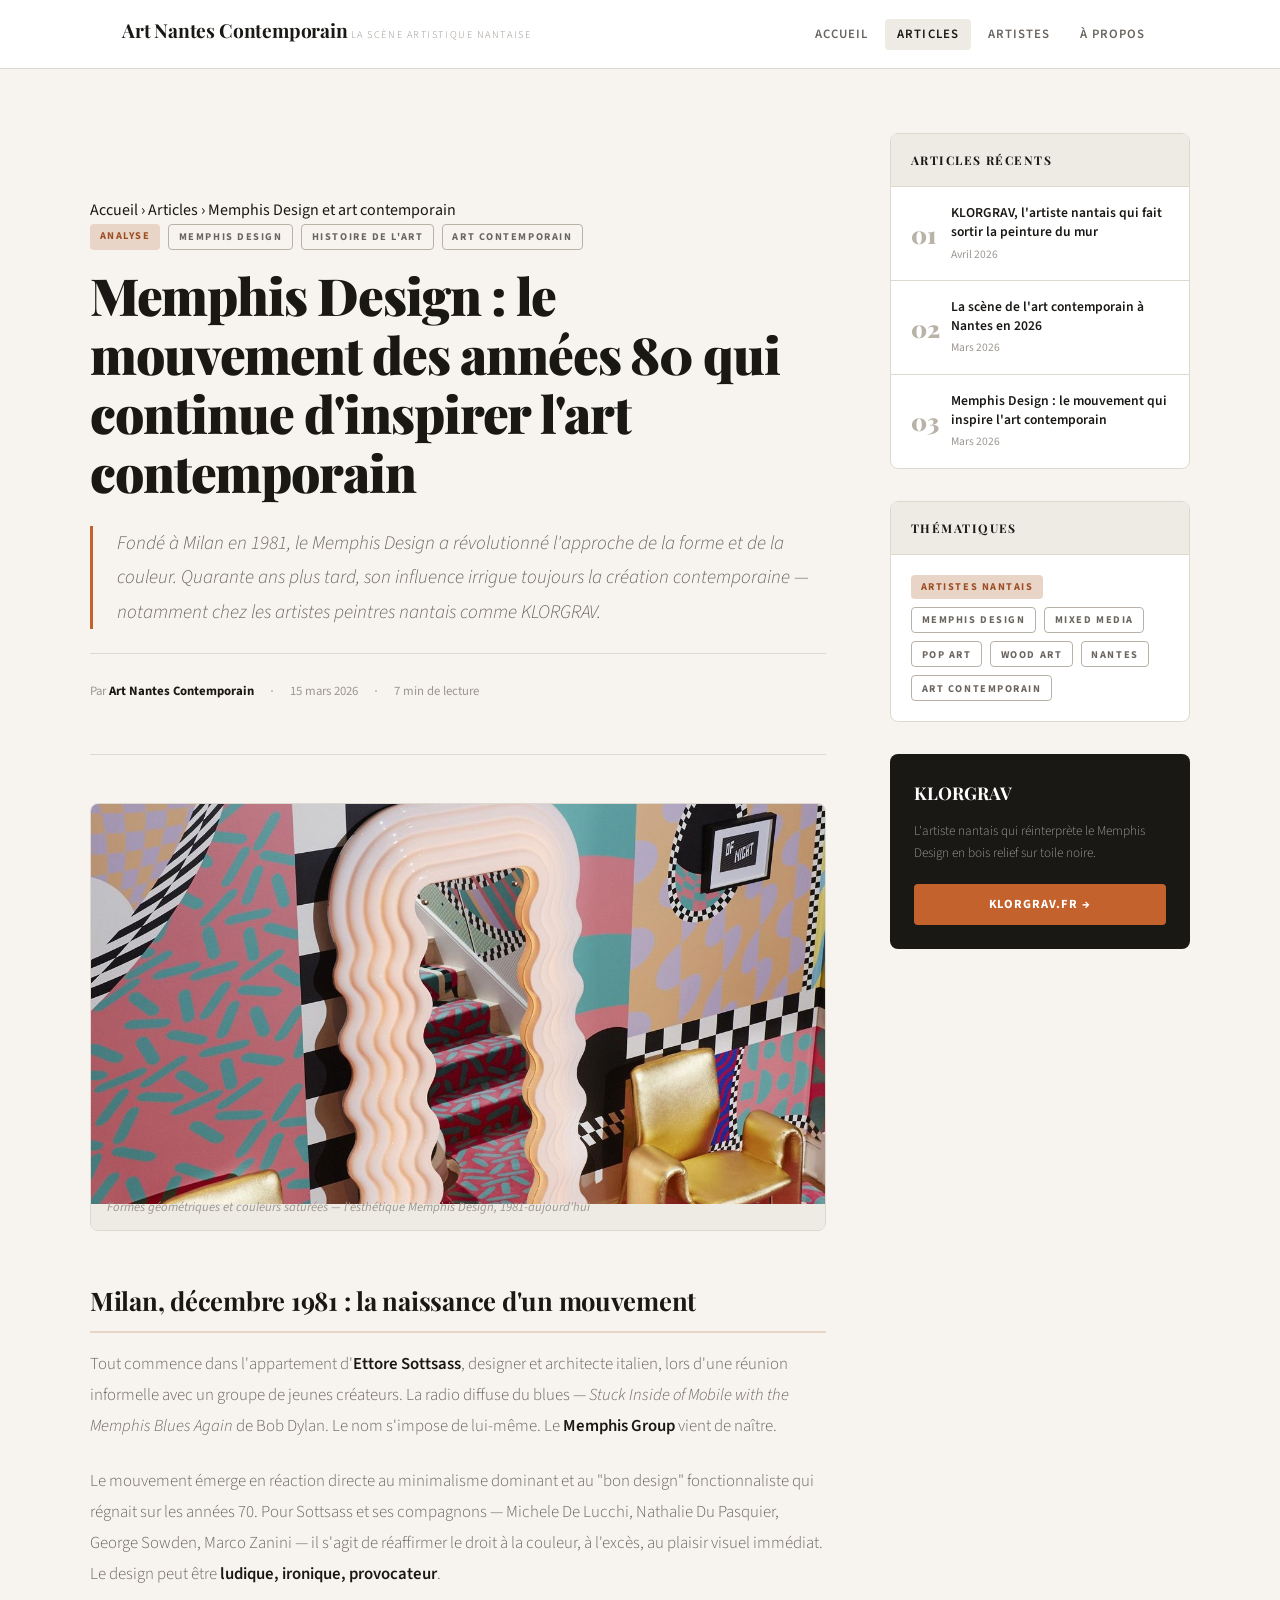
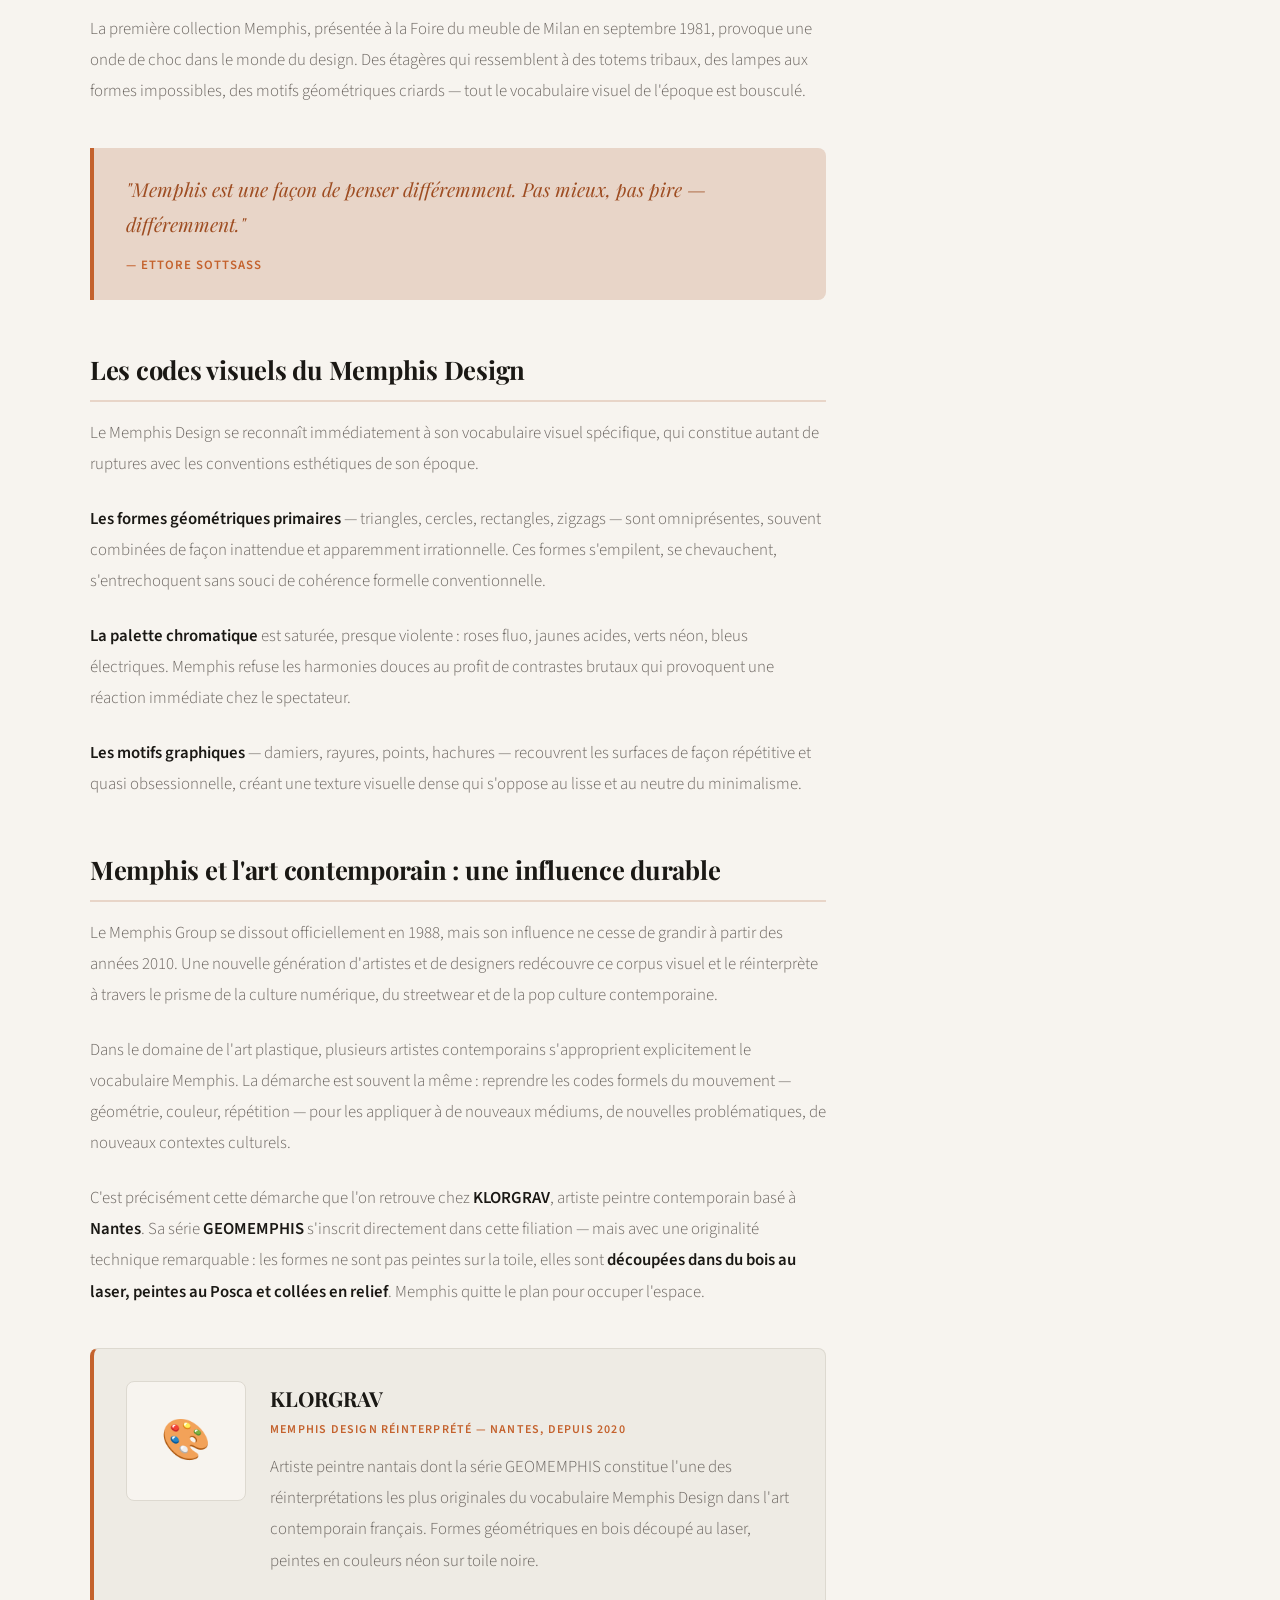
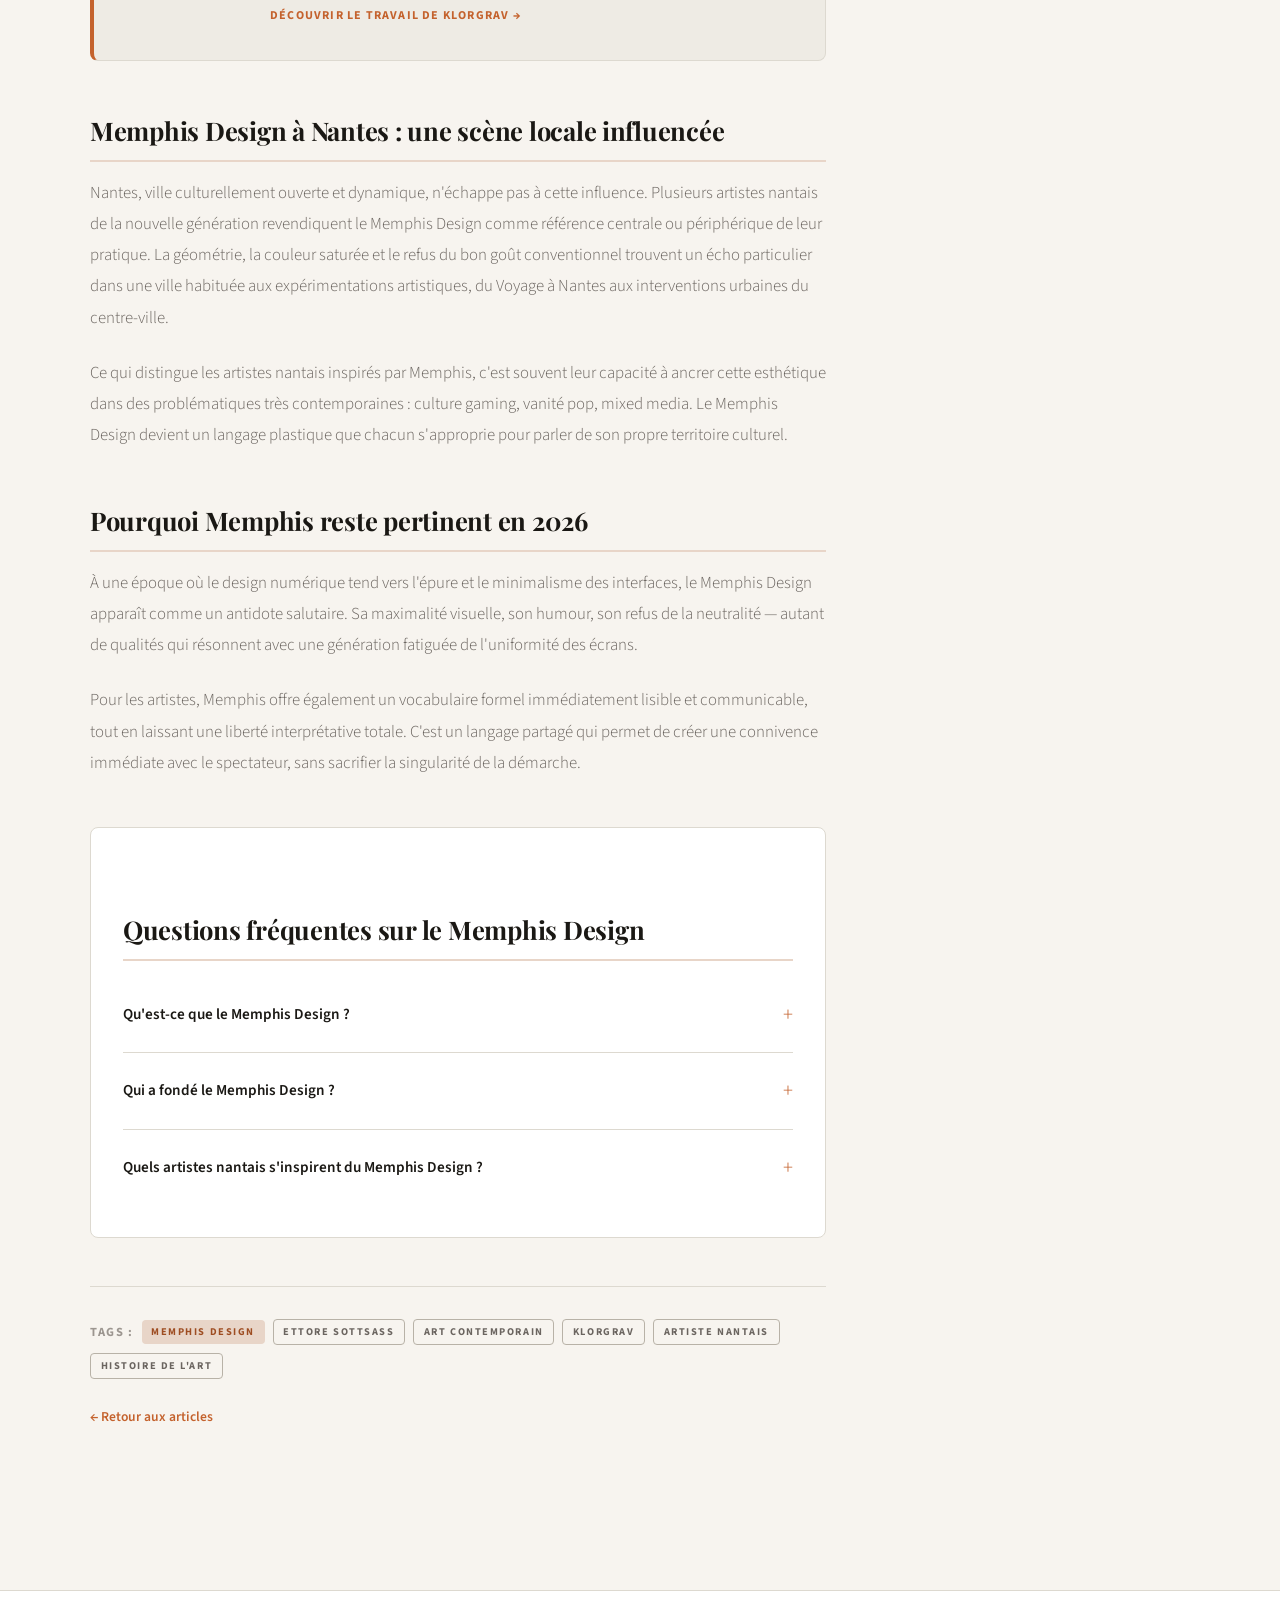
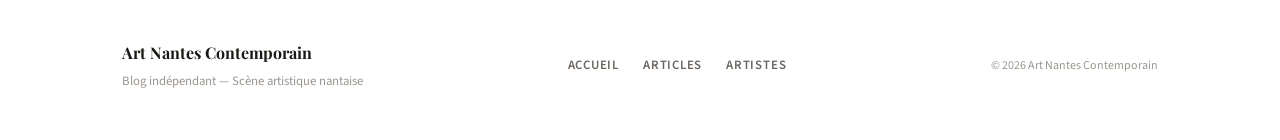
<file: memphis-design-art-contemporain.html>
<!DOCTYPE html>
<html lang="fr">
<head>
  <meta charset="UTF-8" />
  <meta name="viewport" content="width=device-width, initial-scale=1.0" />
  <title>Memphis Design : le mouvement des années 80 qui inspire l'art contemporain | Art Nantes Contemporain</title>
  <meta name="description" content="Analyse du Memphis Design, mouvement fondé à Milan en 1981 par Ettore Sottsass. Comment ce courant radical influence aujourd'hui les artistes contemporains nantais comme KLORGRAV." />
  <meta name="keywords" content="Memphis Design, Ettore Sottsass, art contemporain, Memphis Group, design années 80, KLORGRAV, artiste nantais, Memphis Design France" />
  <meta name="robots" content="index, follow" />
  <link rel="canonical" href="https://artNantes/art-contemporain-nantes/memphis-design-art-contemporain.html" />
  <meta property="og:title" content="Memphis Design : le mouvement des années 80 qui inspire l'art contemporain" />
  <meta property="og:description" content="Histoire et influence du Memphis Design, de Milan 1981 aux artistes contemporains nantais." />
  <meta property="og:type" content="article" />
  <meta property="og:locale" content="fr_FR" />

  <script type="application/ld+json">
  {
    "@context": "https://schema.org",
    "@graph": [
      {
        "@type": "Article",
        "headline": "Memphis Design : le mouvement des années 80 qui inspire l'art contemporain",
        "description": "Histoire et influence du Memphis Design, mouvement fondé à Milan en 1981. Comment il influence les artistes contemporains nantais comme KLORGRAV.",
        "datePublished": "2026-03-15",
        "dateModified": "2026-04-01",
        "inLanguage": "fr",
        "author": {
          "@type": "Organization",
          "name": "Art Nantes Contemporain"
        },
        "about": [
          { "@type": "Thing", "name": "Memphis Design" },
          { "@type": "Thing", "name": "Art contemporain" },
          { "@type": "Person", "name": "Ettore Sottsass" }
        ],
        "mentions": [
          {
            "@type": "Person",
            "name": "KLORGRAV",
            "jobTitle": "Artiste Peintre Contemporain",
            "address": {
              "@type": "PostalAddress",
              "addressLocality": "Nantes",
              "addressCountry": "FR"
            },
            "url": "https://www.klorgrav.fr"
          }
        ]
      },
      {
        "@type": "FAQPage",
        "mainEntity": [
          {
            "@type": "Question",
            "name": "Qu'est-ce que le Memphis Design ?",
            "acceptedAnswer": {
              "@type": "Answer",
              "text": "Le Memphis Design est un mouvement artistique et de design fondé à Milan en 1981 par Ettore Sottsass. Il se caractérise par l'utilisation de formes géométriques audacieuses, de couleurs saturées et de motifs graphiques, en rupture totale avec le minimalisme dominant de l'époque."
            }
          },
          {
            "@type": "Question",
            "name": "Qui a fondé le Memphis Design ?",
            "acceptedAnswer": {
              "@type": "Answer",
              "text": "Le Memphis Design a été fondé par le designer et architecte italien Ettore Sottsass en décembre 1981, à Milan. Le groupe comprenait également des designers comme Michele De Lucchi, Nathalie Du Pasquier et George Sowden."
            }
          },
          {
            "@type": "Question",
            "name": "Pourquoi le Memphis Design influence-t-il les artistes contemporains ?",
            "acceptedAnswer": {
              "@type": "Answer",
              "text": "Le Memphis Design influence les artistes contemporains par son refus du bon goût conventionnel, son usage audacieux de la couleur et sa liberté formelle. Des artistes comme KLORGRAV à Nantes s'en inspirent pour créer des oeuvres qui questionnent la frontière entre art et design, peinture et sculpture."
            }
          }
        ]
      }
    ]
  }
  </script>

  <link rel="stylesheet" href="style.css" />
  <link rel="preconnect" href="https://fonts.googleapis.com" />
  <link rel="preconnect" href="https://fonts.gstatic.com" crossorigin />
</head>

<body>

  <header class="site-header" role="banner">
    <div class="header-inner container">
      <div class="site-logo">
        <a href="index.html" style="text-decoration:none;">
          <span class="logo-name">Art Nantes Contemporain</span>
          <span class="logo-tagline">La scène artistique nantaise</span>
        </a>
      </div>
      <nav class="site-nav" role="navigation" aria-label="Navigation principale">
        <ul>
          <li><a href="index.html">Accueil</a></li>
          <li><a href="index.html#articles" class="active">Articles</a></li>
          <li><a href="index.html#artistes">Artistes</a></li>
          <li><a href="index.html#a-propos">À propos</a></li>
        </ul>
      </nav>
    </div>
  </header>

  <main role="main">
    <div class="content-with-sidebar container">

      <article class="article-full" itemscope itemtype="https://schema.org/Article">

        <header class="article-full-header">
          <nav class="breadcrumb" aria-label="Fil d'Ariane">
            <a href="index.html">Accueil</a>
            <span class="breadcrumb-sep">›</span>
            <a href="index.html#articles">Articles</a>
            <span class="breadcrumb-sep">›</span>
            <span>Memphis Design et art contemporain</span>
          </nav>

          <div style="display:flex;gap:0.5rem;flex-wrap:wrap;margin-bottom:1rem;">
            <span class="tag">Analyse</span>
            <span class="tag tag--outline">Memphis Design</span>
            <span class="tag tag--outline">Histoire de l'art</span>
            <span class="tag tag--outline">Art contemporain</span>
          </div>

          <h1 class="article-full-title" itemprop="headline">
            Memphis Design : le mouvement des années 80 qui continue d'inspirer l'art contemporain
          </h1>

          <p class="article-full-intro">
            Fondé à Milan en 1981, le Memphis Design a révolutionné l'approche de la forme et de la couleur. Quarante ans plus tard, son influence irrigue toujours la création contemporaine — notamment chez les artistes peintres nantais comme KLORGRAV.
          </p>

          <div style="display:flex;align-items:center;gap:1rem;margin-top:1.5rem;padding-top:1.5rem;border-top:1px solid var(--border);flex-wrap:wrap;">
            <span style="font-size:0.8rem;color:var(--text-subtle);">Par <strong style="color:var(--text);">Art Nantes Contemporain</strong></span>
            <span style="color:var(--border-dark);">·</span>
            <time datetime="2026-03-15" style="font-size:0.8rem;color:var(--text-subtle);" itemprop="datePublished">15 mars 2026</time>
            <span style="color:var(--border-dark);">·</span>
            <span style="font-size:0.8rem;color:var(--text-subtle);">7 min de lecture</span>
          </div>
        </header>

        <figure class="article-full-image">
          <div style="width:100%;height:380px;background:linear-gradient(135deg,#ff6b6b,#ffd93d,#6bcb77,#4d96ff);display:flex;align-items:center;justify-content:center;">
              <div style="width:100%;height:420px;background:linear-gradient(135deg,#0a0a0a 0%,#1a1814 100%);display:flex;align-items:center;justify-content:center;flex-direction:column;gap:1rem;">
              <img
                src="images/memphisglobal.jpg"
                alt="L'art memphis Design"
                style="width:100%;height:100%;object-fit:cover;"
              />
          </div>
          </div>
          <figcaption>Formes géométriques et couleurs saturées — l'esthétique Memphis Design, 1981-aujourd'hui</figcaption>
        </figure>

        <div class="article-body" itemprop="articleBody">

          <h2>Milan, décembre 1981 : la naissance d'un mouvement</h2>

          <p>
            Tout commence dans l'appartement d'<strong>Ettore Sottsass</strong>, designer et architecte italien, lors d'une réunion informelle avec un groupe de jeunes créateurs. La radio diffuse du blues — <em>Stuck Inside of Mobile with the Memphis Blues Again</em> de Bob Dylan. Le nom s'impose de lui-même. Le <strong>Memphis Group</strong> vient de naître.
          </p>

          <p>
            Le mouvement émerge en réaction directe au minimalisme dominant et au "bon design" fonctionnaliste qui régnait sur les années 70. Pour Sottsass et ses compagnons — Michele De Lucchi, Nathalie Du Pasquier, George Sowden, Marco Zanini — il s'agit de réaffirmer le droit à la couleur, à l'excès, au plaisir visuel immédiat. Le design peut être <strong>ludique, ironique, provocateur</strong>.
          </p>

          <p>
            La première collection Memphis, présentée à la Foire du meuble de Milan en septembre 1981, provoque une onde de choc dans le monde du design. Des étagères qui ressemblent à des totems tribaux, des lampes aux formes impossibles, des motifs géométriques criards — tout le vocabulaire visuel de l'époque est bousculé.
          </p>

          <blockquote>
            <p>"Memphis est une façon de penser différemment. Pas mieux, pas pire — différemment."</p>
            <cite>— Ettore Sottsass</cite>
          </blockquote>

          <h2>Les codes visuels du Memphis Design</h2>

          <p>
            Le Memphis Design se reconnaît immédiatement à son vocabulaire visuel spécifique, qui constitue autant de ruptures avec les conventions esthétiques de son époque.
          </p>

          <p>
            <strong>Les formes géométriques primaires</strong> — triangles, cercles, rectangles, zigzags — sont omniprésentes, souvent combinées de façon inattendue et apparemment irrationnelle. Ces formes s'empilent, se chevauchent, s'entrechoquent sans souci de cohérence formelle conventionnelle.
          </p>

          <p>
            <strong>La palette chromatique</strong> est saturée, presque violente : roses fluo, jaunes acides, verts néon, bleus électriques. Memphis refuse les harmonies douces au profit de contrastes brutaux qui provoquent une réaction immédiate chez le spectateur.
          </p>

          <p>
            <strong>Les motifs graphiques</strong> — damiers, rayures, points, hachures — recouvrent les surfaces de façon répétitive et quasi obsessionnelle, créant une texture visuelle dense qui s'oppose au lisse et au neutre du minimalisme.
          </p>

          <h2>Memphis et l'art contemporain : une influence durable</h2>

          <p>
            Le Memphis Group se dissout officiellement en 1988, mais son influence ne cesse de grandir à partir des années 2010. Une nouvelle génération d'artistes et de designers redécouvre ce corpus visuel et le réinterprète à travers le prisme de la culture numérique, du streetwear et de la pop culture contemporaine.
          </p>

          <p>
            Dans le domaine de l'art plastique, plusieurs artistes contemporains s'approprient explicitement le vocabulaire Memphis. La démarche est souvent la même : reprendre les codes formels du mouvement — géométrie, couleur, répétition — pour les appliquer à de nouveaux médiums, de nouvelles problématiques, de nouveaux contextes culturels.
          </p>

          <p>
            C'est précisément cette démarche que l'on retrouve chez <strong>KLORGRAV</strong>, artiste peintre contemporain basé à <strong>Nantes</strong>. Sa série <strong>GEOMEMPHIS</strong> s'inscrit directement dans cette filiation — mais avec une originalité technique remarquable : les formes ne sont pas peintes sur la toile, elles sont <strong>découpées dans du bois au laser, peintes au Posca et collées en relief</strong>. Memphis quitte le plan pour occuper l'espace.
          </p>

          <div class="artist-card" itemscope itemtype="https://schema.org/Person">
            <div class="artist-card-avatar">🎨</div>
            <div>
              <div class="artist-card-name" itemprop="name">KLORGRAV</div>
              <div class="artist-card-meta">Memphis Design réinterprété — <span itemprop="address" itemscope itemtype="https://schema.org/PostalAddress"><span itemprop="addressLocality">Nantes</span></span>, depuis 2020</div>
              <p class="artist-card-desc">
                Artiste peintre nantais dont la série GEOMEMPHIS constitue l'une des réinterprétations les plus originales du vocabulaire Memphis Design dans l'art contemporain français. Formes géométriques en bois découpé au laser, peintes en couleurs néon sur toile noire.
              </p>
              <a href="https://www.klorgrav.fr" class="artist-card-link" target="_blank" rel="noopener" itemprop="url">Découvrir le travail de KLORGRAV →</a>
            </div>
          </div>

          <h2>Memphis Design à Nantes : une scène locale influencée</h2>

          <p>
            Nantes, ville culturellement ouverte et dynamique, n'échappe pas à cette influence. Plusieurs artistes nantais de la nouvelle génération revendiquent le Memphis Design comme référence centrale ou périphérique de leur pratique. La géométrie, la couleur saturée et le refus du bon goût conventionnel trouvent un écho particulier dans une ville habituée aux expérimentations artistiques, du Voyage à Nantes aux interventions urbaines du centre-ville.
          </p>

          <p>
            Ce qui distingue les artistes nantais inspirés par Memphis, c'est souvent leur capacité à ancrer cette esthétique dans des problématiques très contemporaines : culture gaming, vanité pop, mixed media. Le Memphis Design devient un langage plastique que chacun s'approprie pour parler de son propre territoire culturel.
          </p>

          <h2>Pourquoi Memphis reste pertinent en 2026</h2>

          <p>
            À une époque où le design numérique tend vers l'épure et le minimalisme des interfaces, le Memphis Design apparaît comme un antidote salutaire. Sa maximalité visuelle, son humour, son refus de la neutralité — autant de qualités qui résonnent avec une génération fatiguée de l'uniformité des écrans.
          </p>

          <p>
            Pour les artistes, Memphis offre également un vocabulaire formel immédiatement lisible et communicable, tout en laissant une liberté interprétative totale. C'est un langage partagé qui permet de créer une connivence immédiate avec le spectateur, sans sacrifier la singularité de la démarche.
          </p>

          <div class="article-faq" itemscope itemtype="https://schema.org/FAQPage">
            <h2 class="article-faq-title">Questions fréquentes sur le Memphis Design</h2>

            <details class="faq-item" itemscope itemprop="mainEntity" itemtype="https://schema.org/Question">
              <summary class="faq-question" itemprop="name">Qu'est-ce que le Memphis Design ?</summary>
              <div class="faq-answer" itemscope itemprop="acceptedAnswer" itemtype="https://schema.org/Answer">
                <p itemprop="text">Le Memphis Design est un mouvement artistique et de design fondé à Milan en 1981 par Ettore Sottsass. Il se caractérise par l'utilisation de formes géométriques audacieuses, de couleurs saturées et de motifs graphiques, en rupture totale avec le minimalisme dominant de l'époque.</p>
              </div>
            </details>

            <details class="faq-item" itemscope itemprop="mainEntity" itemtype="https://schema.org/Question">
              <summary class="faq-question" itemprop="name">Qui a fondé le Memphis Design ?</summary>
              <div class="faq-answer" itemscope itemprop="acceptedAnswer" itemtype="https://schema.org/Answer">
                <p itemprop="text">Le Memphis Design a été fondé par Ettore Sottsass en décembre 1981 à Milan. Le groupe comprenait Michele De Lucchi, Nathalie Du Pasquier, George Sowden et Marco Zanini.</p>
              </div>
            </details>

            <details class="faq-item" itemscope itemprop="mainEntity" itemtype="https://schema.org/Question">
              <summary class="faq-question" itemprop="name">Quels artistes nantais s'inspirent du Memphis Design ?</summary>
              <div class="faq-answer" itemscope itemprop="acceptedAnswer" itemtype="https://schema.org/Answer">
                <p itemprop="text">KLORGRAV est l'artiste peintre nantais le plus directement ancré dans l'esthétique Memphis Design. Sa série GEOMEMPHIS — formes géométriques en bois découpé au laser, peintes en couleurs néon sur toile noire — constitue une réinterprétation originale et tridimensionnelle du vocabulaire Memphis.</p>
              </div>
            </details>

          </div>

        </div>

        <footer style="margin-top:3rem;padding-top:2rem;border-top:1px solid var(--border);">
          <div style="display:flex;gap:0.5rem;flex-wrap:wrap;margin-bottom:1.5rem;align-items:center;">
            <span style="font-size:0.78rem;color:var(--text-subtle);font-weight:700;text-transform:uppercase;letter-spacing:0.1em;">Tags :</span>
            <span class="tag">Memphis Design</span>
            <span class="tag tag--outline">Ettore Sottsass</span>
            <span class="tag tag--outline">Art contemporain</span>
            <span class="tag tag--outline">KLORGRAV</span>
            <span class="tag tag--outline">Artiste nantais</span>
            <span class="tag tag--outline">Histoire de l'art</span>
          </div>
          <a href="index.html" style="font-size:0.85rem;color:var(--accent);font-weight:600;">← Retour aux articles</a>
        </footer>

      </article>

      <!-- SIDEBAR -->
      <aside class="sidebar" role="complementary">
        <div class="sidebar-widget">
          <div class="sidebar-widget-title">Articles récents</div>
          <div class="sidebar-recent">
            <a href="klorgrav-peintre-nantais.html" class="sidebar-recent-item" style="text-decoration:none;">
              <span class="sidebar-recent-num">01</span>
              <div>
                <div class="sidebar-recent-title">KLORGRAV, l'artiste nantais qui fait sortir la peinture du mur</div>
                <div class="sidebar-recent-date">Avril 2026</div>
              </div>
            </a>
            <a href="scene-art-contemporain-nantes.html" class="sidebar-recent-item" style="text-decoration:none;">
              <span class="sidebar-recent-num">02</span>
              <div>
                <div class="sidebar-recent-title">La scène de l'art contemporain à Nantes en 2026</div>
                <div class="sidebar-recent-date">Mars 2026</div>
              </div>
            </a>
            <a href="memphis-design-art-contemporain.html" class="sidebar-recent-item" style="text-decoration:none;">
              <span class="sidebar-recent-num">03</span>
              <div>
                <div class="sidebar-recent-title">Memphis Design : le mouvement qui inspire l'art contemporain</div>
                <div class="sidebar-recent-date">Mars 2026</div>
              </div>
            </a>
          </div>
        </div>

        <div class="sidebar-widget">
          <div class="sidebar-widget-title">Thématiques</div>
          <div class="sidebar-tags">
            <span class="tag">Artistes nantais</span>
            <span class="tag tag--outline">Memphis Design</span>
            <span class="tag tag--outline">Mixed Media</span>
            <span class="tag tag--outline">Pop Art</span>
            <span class="tag tag--outline">Wood Art</span>
            <span class="tag tag--outline">Nantes</span>
            <span class="tag tag--outline">Art contemporain</span>
          </div>
        </div>

        <div style="background:var(--text);border-radius:var(--radius-lg);padding:1.5rem;color:white;">
          <div style="font-family:var(--font-display);font-size:1.1rem;font-weight:700;margin-bottom:0.75rem;">KLORGRAV</div>
          <p style="font-size:0.83rem;color:rgba(255,255,255,0.55);line-height:1.65;margin-bottom:1.25rem;font-weight:300;">L'artiste nantais qui réinterprète le Memphis Design en bois relief sur toile noire.</p>
          <a href="https://www.klorgrav.fr" target="_blank" rel="noopener" style="display:block;background:var(--accent);color:white;text-align:center;padding:0.6rem 1rem;border-radius:var(--radius);font-size:0.78rem;font-weight:700;letter-spacing:0.08em;text-transform:uppercase;">
            klorgrav.fr →
          </a>
        </div>
      </aside>

    </div>
  </main>

  <footer class="site-footer" role="contentinfo">
    <div class="footer-inner container">
      <div>
        <div class="footer-logo">Art Nantes Contemporain</div>
        <div class="footer-desc">Blog indépendant — Scène artistique nantaise</div>
      </div>
      <nav class="footer-nav" aria-label="Navigation secondaire">
        <a href="index.html">Accueil</a>
        <a href="index.html#articles">Articles</a>
        <a href="index.html#artistes">Artistes</a>
      </nav>
      <div class="footer-copy">© <span id="year"></span> Art Nantes Contemporain</div>
    </div>
  </footer>
  <script>document.getElementById('year').textContent = new Date().getFullYear();</script>
</body>
</html>
</file>
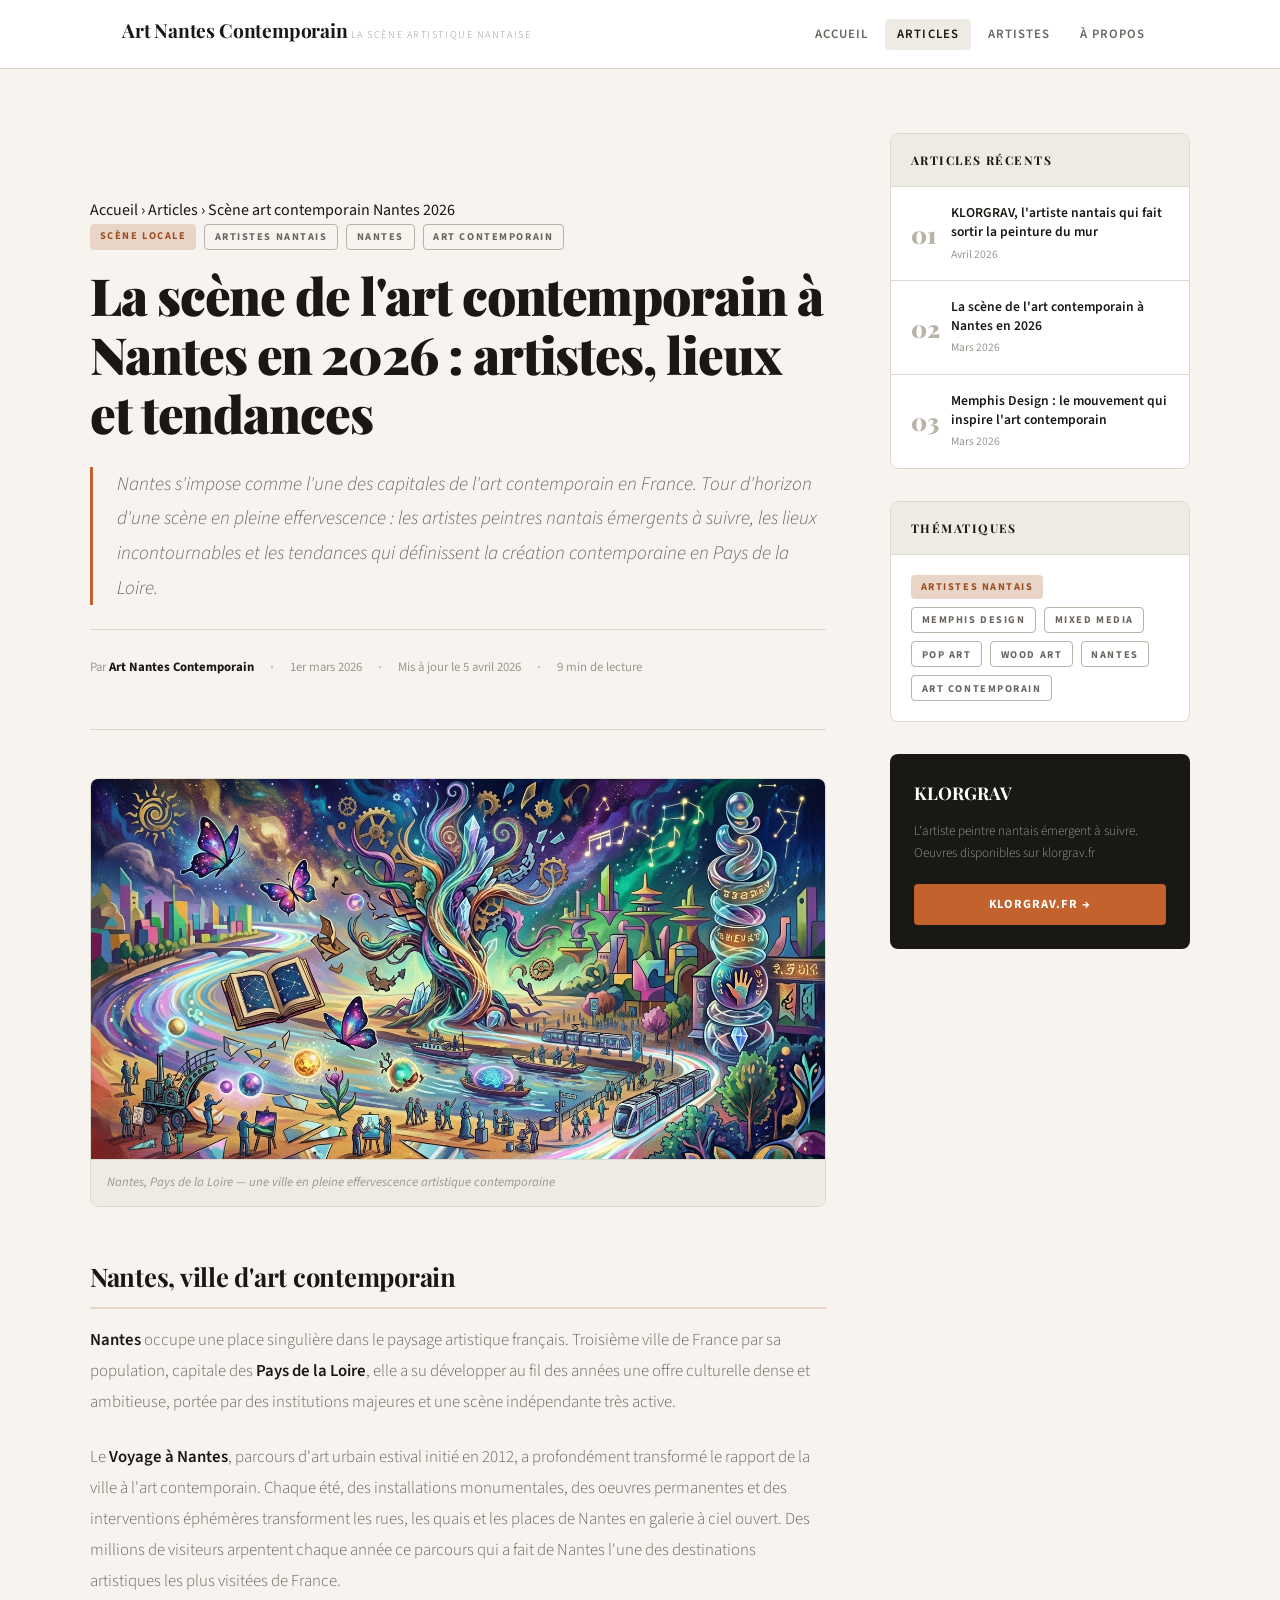
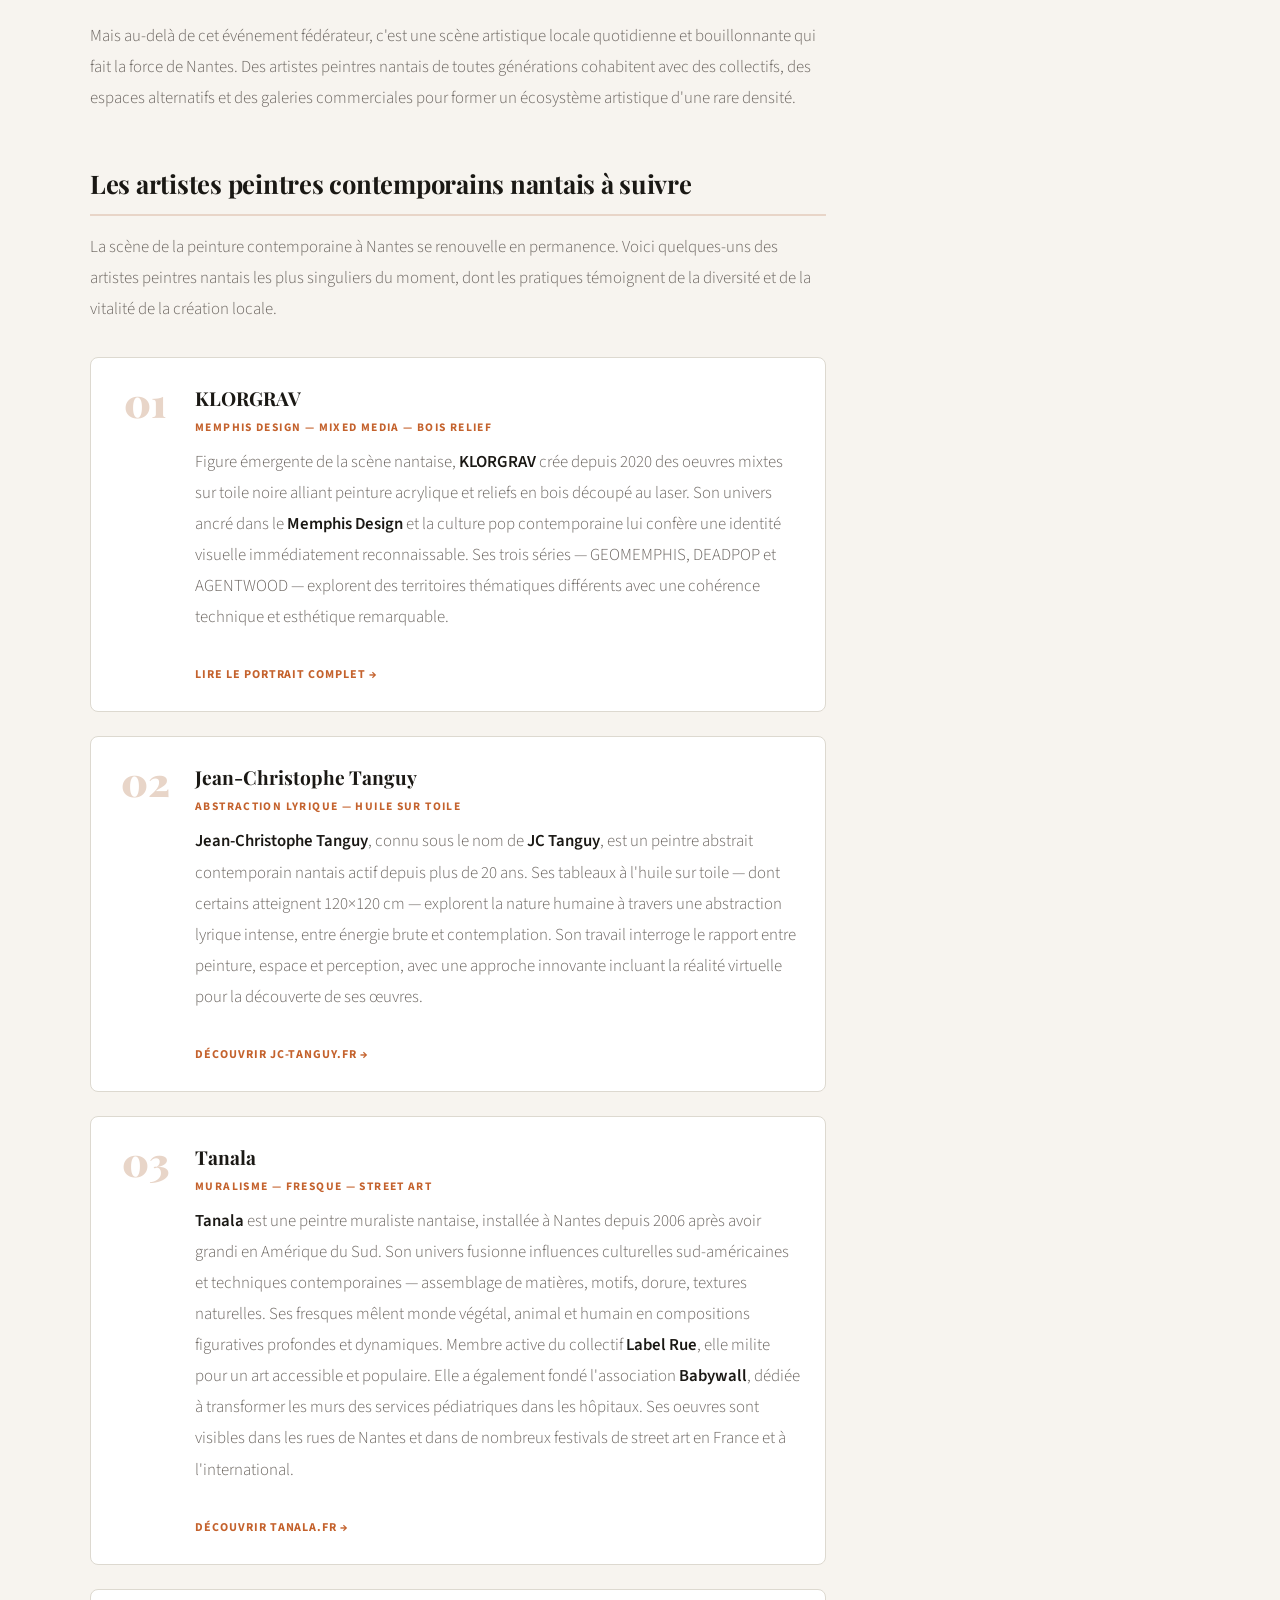
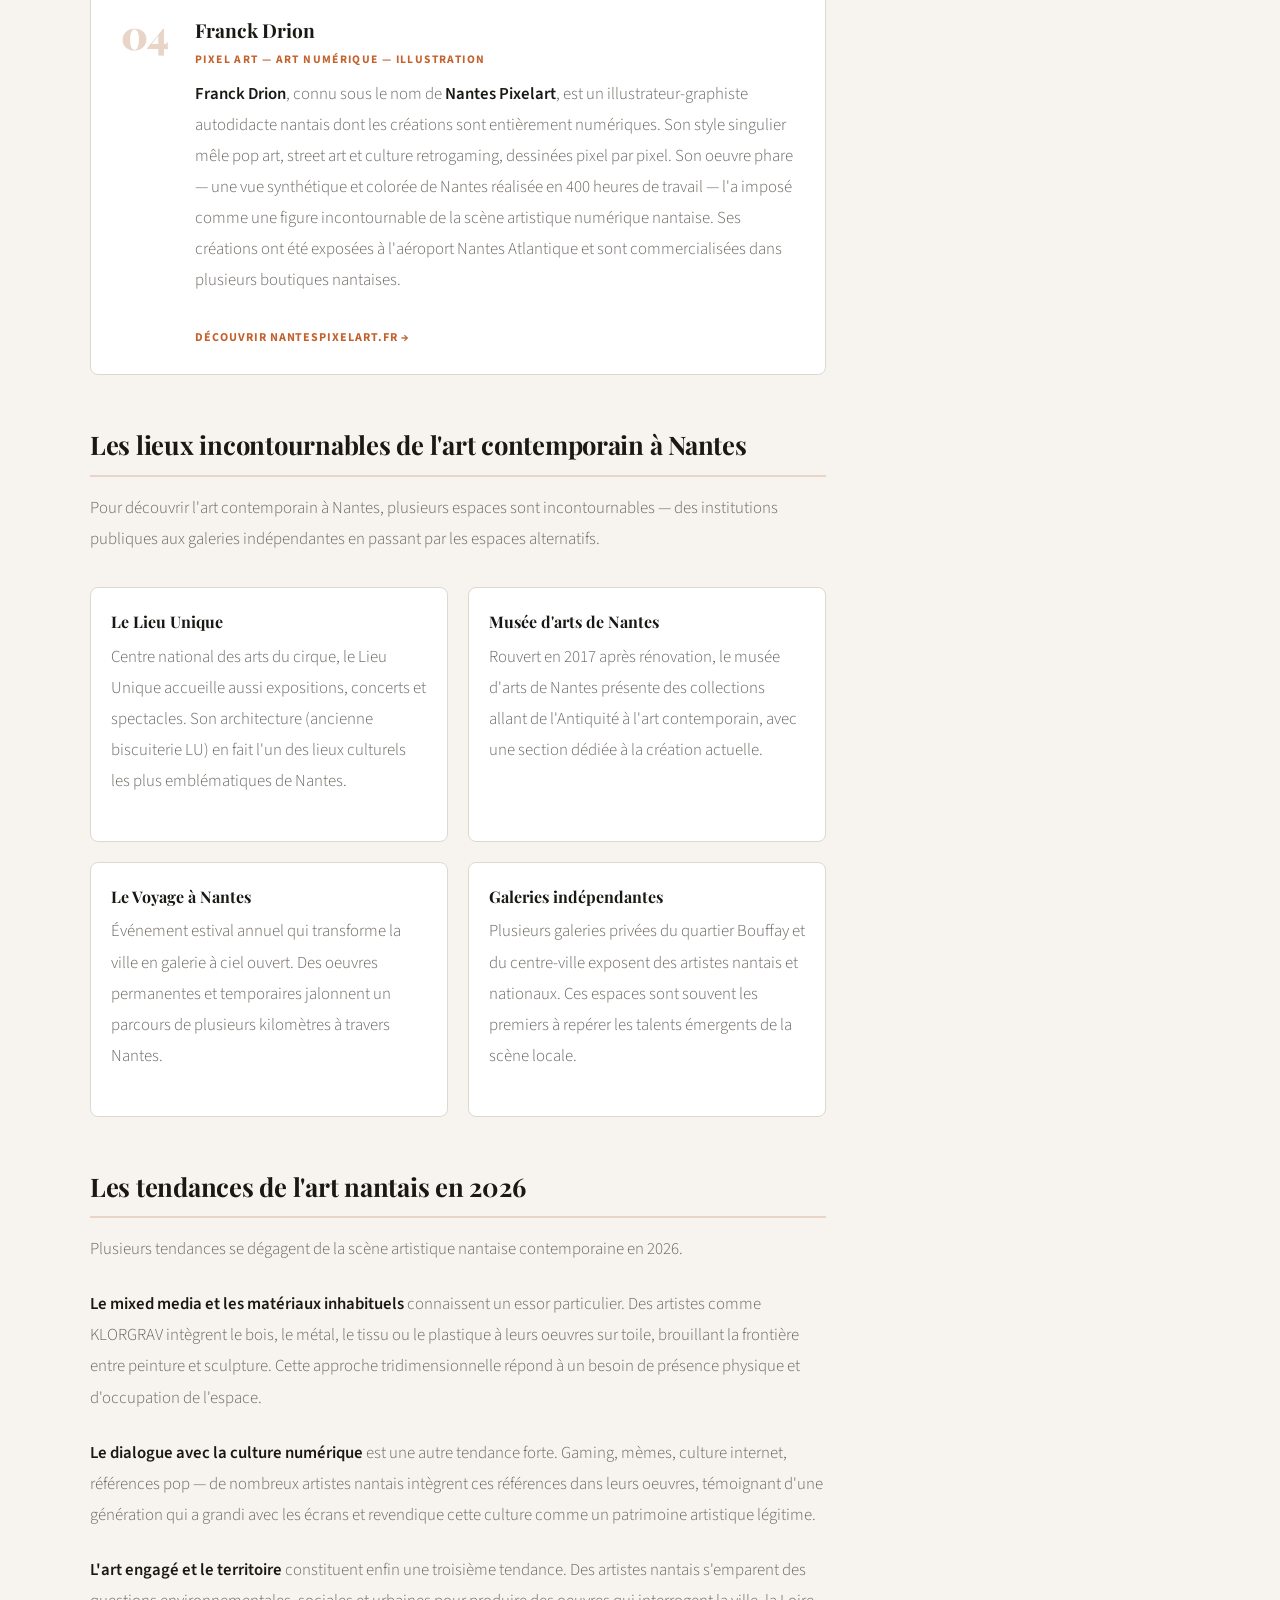
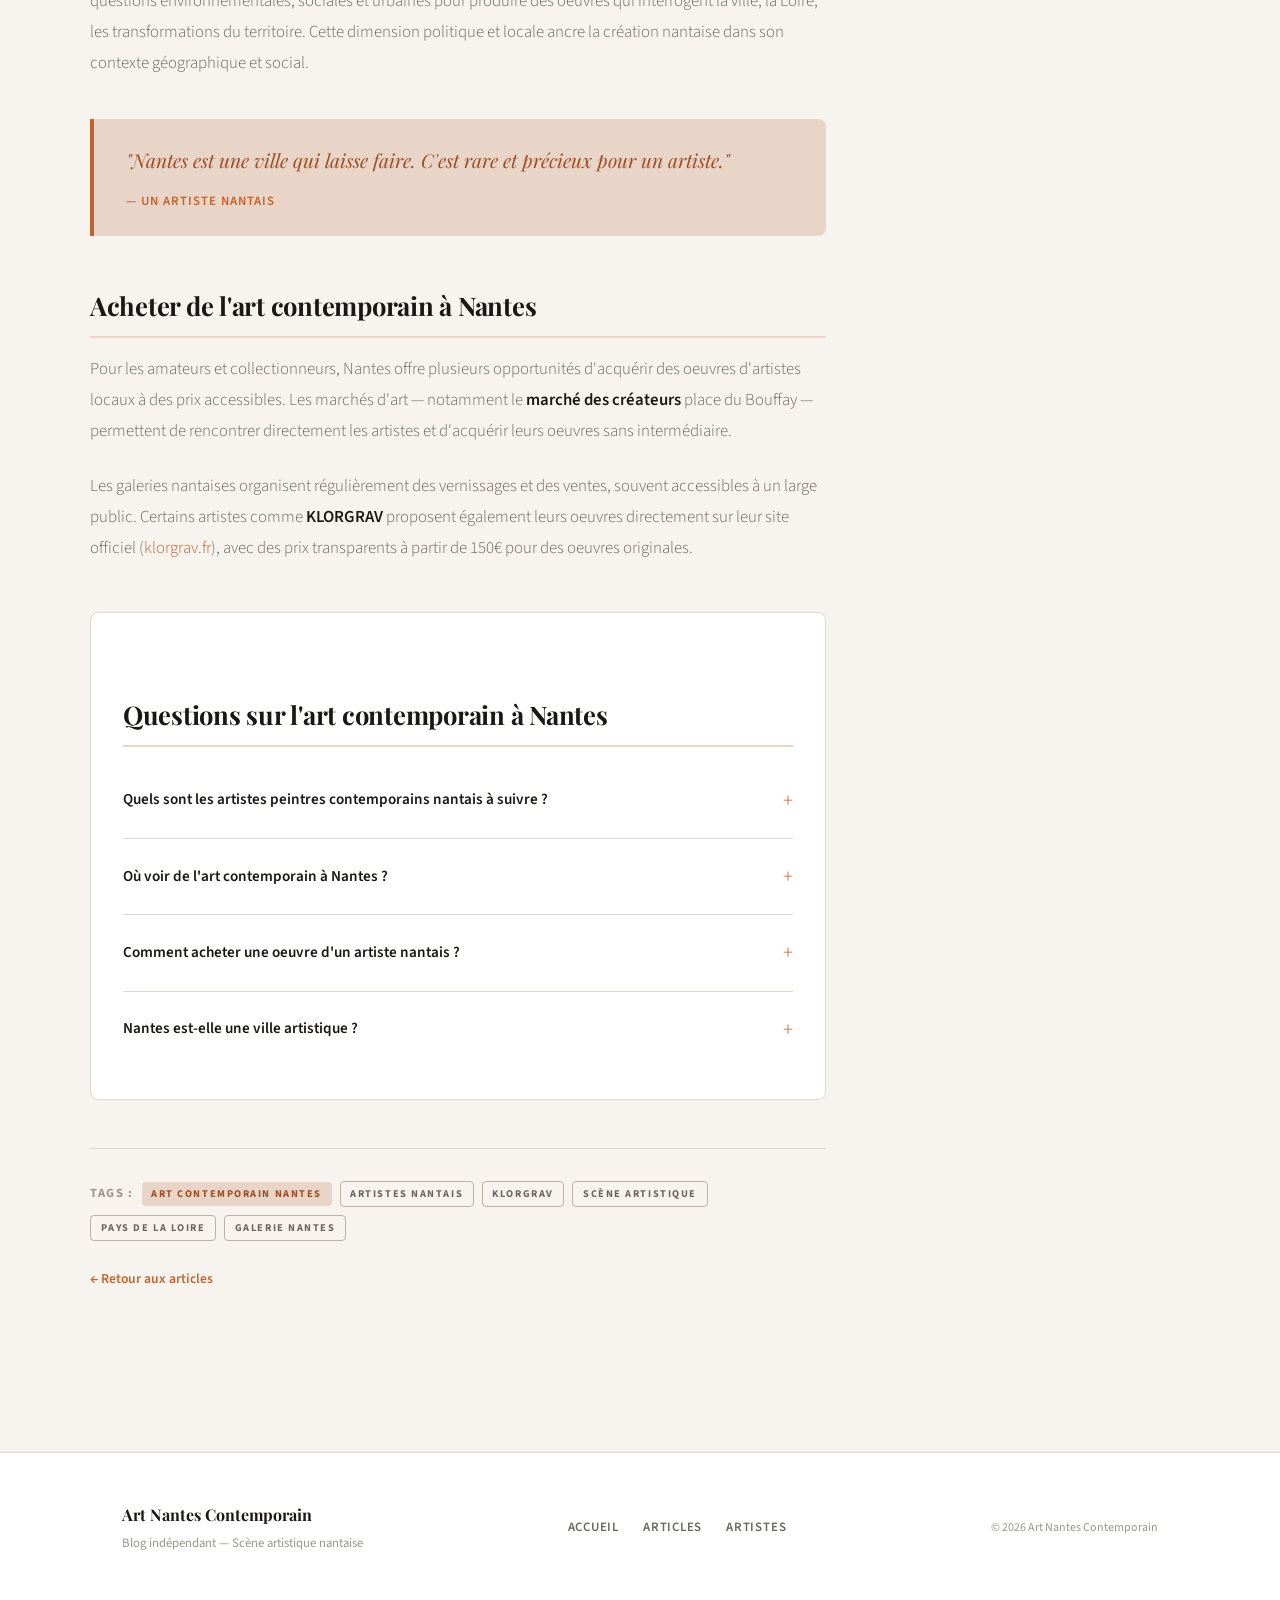
<file: scene-art-contemporain-nantes.html>
<!DOCTYPE html>
<html lang="fr">
<head>
  <meta charset="UTF-8" />
  <meta name="viewport" content="width=device-width, initial-scale=1.0" />
  <title>La scène de l'art contemporain à Nantes en 2026 | Art Nantes Contemporain</title>
  <meta name="description" content="Tour d'horizon de la scène artistique contemporaine à Nantes en 2026. Artistes peintres nantais émergents, lieux d'exposition, tendances et figures de la création contemporaine en Pays de la Loire." />
  <meta name="keywords" content="art contemporain Nantes, artistes peintres nantais, scène artistique Nantes, galerie Nantes, artiste émergent Nantes, KLORGRAV, Voyage à Nantes, Lieu Unique" />
  <meta name="robots" content="index, follow" />
  <link rel="canonical" href="https://artNantes/art-contemporain-nantes/scene-art-contemporain-nantes.html" />
  <meta property="og:title" content="La scène de l'art contemporain à Nantes en 2026" />
  <meta property="og:description" content="Tour d'horizon des artistes peintres nantais émergents et de la scène artistique contemporaine à Nantes." />
  <meta property="og:type" content="article" />
  <meta property="og:locale" content="fr_FR" />

  <script type="application/ld+json">
  {
    "@context": "https://schema.org",
    "@graph": [
      {
        "@type": "Article",
        "headline": "La scène de l'art contemporain à Nantes en 2026",
        "description": "Tour d'horizon des artistes peintres nantais émergents, des lieux d'exposition et des tendances de la création contemporaine à Nantes, Pays de la Loire.",
        "datePublished": "2026-03-01",
        "dateModified": "2026-04-05",
        "inLanguage": "fr",
        "author": {
          "@type": "Organization",
          "name": "Art Nantes Contemporain"
        },
        "about": [
          {
            "@type": "Place",
            "name": "Nantes",
            "addressRegion": "Pays de la Loire",
            "addressCountry": "FR"
          },
          { "@type": "Thing", "name": "Art contemporain" }
        ],
        "mentions": [
          {
            "@type": "Person",
            "name": "KLORGRAV",
            "jobTitle": "Artiste Peintre Contemporain",
            "address": {
              "@type": "PostalAddress",
              "addressLocality": "Nantes",
              "addressCountry": "FR"
            },
            "url": "https://www.klorgrav.fr"
          },
          {
            "@type": "Place",
            "name": "Le Lieu Unique",
            "addressLocality": "Nantes"
          },
          {
            "@type": "Event",
            "name": "Le Voyage à Nantes",
            "location": {
              "@type": "Place",
              "name": "Nantes"
            }
          }
        ]
      },
      {
        "@type": "FAQPage",
        "mainEntity": [
          {
            "@type": "Question",
            "name": "Quels sont les artistes peintres contemporains nantais à suivre ?",
            "acceptedAnswer": {
              "@type": "Answer",
              "text": "Parmi les artistes peintres contemporains nantais émergents à suivre en 2026, KLORGRAV se distingue par son univers Memphis Design et sa technique de bois relief sur toile noire. D'autres artistes locaux travaillent la peinture acrylique, le street art et les installations mixtes dans le contexte nantais."
            }
          },
          {
            "@type": "Question",
            "name": "Où voir de l'art contemporain à Nantes ?",
            "acceptedAnswer": {
              "@type": "Answer",
              "text": "À Nantes, l'art contemporain est visible au Lieu Unique, lors du Voyage à Nantes (événement estival), dans les galeries du quartier Bouffay, au musée d'arts de Nantes, et dans de nombreux espaces alternatifs comme les cafés culturels et espaces de coworking artistique."
            }
          },
          {
            "@type": "Question",
            "name": "Nantes est-elle une ville artistique ?",
            "acceptedAnswer": {
              "@type": "Answer",
              "text": "Oui, Nantes est l'une des villes françaises les plus dynamiques en matière d'art contemporain. Le Voyage à Nantes, événement estival qui transforme la ville en galerie à ciel ouvert, attire chaque année des centaines de milliers de visiteurs. La ville abrite également le Lieu Unique, centre national des arts du cirque, et de nombreuses galeries privées."
            }
          }
        ]
      }
    ]
  }
  </script>

  <link rel="stylesheet" href="style.css" />
  <link rel="preconnect" href="https://fonts.googleapis.com" />
  <link rel="preconnect" href="https://fonts.gstatic.com" crossorigin />

  <style>
    .artists-list {
      display: flex;
      flex-direction: column;
      gap: 1.5rem;
      margin: 2rem 0;
    }
    .artist-list-item {
      display: grid;
      grid-template-columns: 60px 1fr;
      gap: 1.25rem;
      align-items: start;
      padding: 1.5rem;
      background: var(--surface);
      border: 1px solid var(--border);
      border-radius: var(--radius-lg);
      transition: border-color var(--transition), transform var(--transition);
    }
    .artist-list-item:hover {
      border-color: var(--accent);
      transform: translateX(4px);
    }
    .artist-list-num {
      font-family: var(--font-display);
      font-size: 2.5rem;
      font-weight: 900;
      color: var(--accent-light);
      line-height: 1;
      text-align: center;
    }
    .artist-list-name {
      font-family: var(--font-display);
      font-size: 1.2rem;
      font-weight: 700;
      color: var(--text);
      margin-bottom: 0.2rem;
    }
    .artist-list-style {
      font-size: 0.72rem;
      color: var(--accent);
      font-weight: 700;
      letter-spacing: 0.12em;
      text-transform: uppercase;
      margin-bottom: 0.6rem;
    }
    .artist-list-desc {
      font-size: 0.88rem;
      color: var(--text-muted);
      line-height: 1.65;
      font-weight: 300;
    }
    .artist-list-link {
      font-size: 0.75rem;
      font-weight: 700;
      color: var(--accent);
      letter-spacing: 0.08em;
      text-transform: uppercase;
      margin-top: 0.5rem;
      display: inline-block;
    }

    .lieux-grid {
      display: grid;
      grid-template-columns: repeat(2, 1fr);
      gap: 1.25rem;
      margin: 2rem 0;
    }
    .lieu-card {
      padding: 1.25rem;
      background: var(--surface);
      border: 1px solid var(--border);
      border-radius: var(--radius-lg);
    }
    .lieu-card-name {
      font-family: var(--font-display);
      font-size: 1rem;
      font-weight: 700;
      color: var(--text);
      margin-bottom: 0.4rem;
    }
    .lieu-card-desc {
      font-size: 0.83rem;
      color: var(--text-muted);
      line-height: 1.6;
      font-weight: 300;
    }
    @media (max-width: 600px) {
      .lieux-grid { grid-template-columns: 1fr; }
      .artist-list-item { grid-template-columns: 1fr; }
    }
  </style>
</head>

<body>

  <header class="site-header" role="banner">
    <div class="header-inner container">
      <div class="site-logo">
        <a href="index.html" style="text-decoration:none;">
          <span class="logo-name">Art Nantes Contemporain</span>
          <span class="logo-tagline">La scène artistique nantaise</span>
        </a>
      </div>
      <nav class="site-nav" role="navigation" aria-label="Navigation principale">
        <ul>
          <li><a href="index.html">Accueil</a></li>
          <li><a href="index.html#articles" class="active">Articles</a></li>
          <li><a href="index.html#artistes">Artistes</a></li>
          <li><a href="index.html#a-propos">À propos</a></li>
        </ul>
      </nav>
    </div>
  </header>

  <main role="main">
    <div class="content-with-sidebar container">

      <article class="article-full" itemscope itemtype="https://schema.org/Article">

        <header class="article-full-header">
          <nav class="breadcrumb" aria-label="Fil d'Ariane">
            <a href="index.html">Accueil</a>
            <span class="breadcrumb-sep">›</span>
            <a href="index.html#articles">Articles</a>
            <span class="breadcrumb-sep">›</span>
            <span>Scène art contemporain Nantes 2026</span>
          </nav>

          <div style="display:flex;gap:0.5rem;flex-wrap:wrap;margin-bottom:1rem;">
            <span class="tag">Scène locale</span>
            <span class="tag tag--outline">Artistes nantais</span>
            <span class="tag tag--outline">Nantes</span>
            <span class="tag tag--outline">Art contemporain</span>
          </div>

          <h1 class="article-full-title" itemprop="headline">
            La scène de l'art contemporain à Nantes en 2026 : artistes, lieux et tendances
          </h1>

          <p class="article-full-intro">
            Nantes s'impose comme l'une des capitales de l'art contemporain en France. Tour d'horizon d'une scène en pleine effervescence : les artistes peintres nantais émergents à suivre, les lieux incontournables et les tendances qui définissent la création contemporaine en Pays de la Loire.
          </p>

          <div style="display:flex;align-items:center;gap:1rem;margin-top:1.5rem;padding-top:1.5rem;border-top:1px solid var(--border);flex-wrap:wrap;">
            <span style="font-size:0.8rem;color:var(--text-subtle);">Par <strong style="color:var(--text);">Art Nantes Contemporain</strong></span>
            <span style="color:var(--border-dark);">·</span>
            <time datetime="2026-03-01" style="font-size:0.8rem;color:var(--text-subtle);" itemprop="datePublished">1er mars 2026</time>
            <span style="color:var(--border-dark);">·</span>
            <time datetime="2026-04-05" style="font-size:0.8rem;color:var(--text-subtle);" itemprop="dateModified">Mis à jour le 5 avril 2026</time>
            <span style="color:var(--border-dark);">·</span>
            <span style="font-size:0.8rem;color:var(--text-subtle);">9 min de lecture</span>
          </div>
        </header>

        <figure class="article-full-image">
          <div style="width:100%;height:380px;background:linear-gradient(135deg,#2c3e50,#3498db);display:flex;align-items:center;justify-content:center;">
                          <img
                src="images/art.png"
                alt="Scène artistique nantaise"
                style="width:100%;height:100%;object-fit:cover;"
              />
          </div>
          <figcaption>Nantes, Pays de la Loire — une ville en pleine effervescence artistique contemporaine</figcaption>
        </figure>

        <div class="article-body" itemprop="articleBody">

          <h2>Nantes, ville d'art contemporain</h2>

          <p>
            <strong>Nantes</strong> occupe une place singulière dans le paysage artistique français. Troisième ville de France par sa population, capitale des <strong>Pays de la Loire</strong>, elle a su développer au fil des années une offre culturelle dense et ambitieuse, portée par des institutions majeures et une scène indépendante très active.
          </p>

          <p>
            Le <strong>Voyage à Nantes</strong>, parcours d'art urbain estival initié en 2012, a profondément transformé le rapport de la ville à l'art contemporain. Chaque été, des installations monumentales, des oeuvres permanentes et des interventions éphémères transforment les rues, les quais et les places de Nantes en galerie à ciel ouvert. Des millions de visiteurs arpentent chaque année ce parcours qui a fait de Nantes l'une des destinations artistiques les plus visitées de France.
          </p>

          <p>
            Mais au-delà de cet événement fédérateur, c'est une scène artistique locale quotidienne et bouillonnante qui fait la force de Nantes. Des artistes peintres nantais de toutes générations cohabitent avec des collectifs, des espaces alternatifs et des galeries commerciales pour former un écosystème artistique d'une rare densité.
          </p>

          <h2>Les artistes peintres contemporains nantais à suivre</h2>

          <p>
            La scène de la peinture contemporaine à Nantes se renouvelle en permanence. Voici quelques-uns des artistes peintres nantais les plus singuliers du moment, dont les pratiques témoignent de la diversité et de la vitalité de la création locale.
          </p>

          <div class="artists-list">

            <div class="artist-list-item" itemscope itemtype="https://schema.org/Person">
              <div class="artist-list-num">01</div>
              <div>
                <div class="artist-list-name" itemprop="name">KLORGRAV</div>
                <div class="artist-list-style">Memphis Design — Mixed Media — Bois relief</div>
                <p class="artist-list-desc" itemprop="description">
                  Figure émergente de la scène nantaise, <strong>KLORGRAV</strong> crée depuis 2020 des oeuvres mixtes sur toile noire alliant peinture acrylique et reliefs en bois découpé au laser. Son univers ancré dans le <strong>Memphis Design</strong> et la culture pop contemporaine lui confère une identité visuelle immédiatement reconnaissable. Ses trois séries — GEOMEMPHIS, DEADPOP et AGENTWOOD — explorent des territoires thématiques différents avec une cohérence technique et esthétique remarquable.
                </p>
                <a href="klorgrav-peintre-nantais.html" class="artist-list-link">Lire le portrait complet →</a>
              </div>
            </div>

<div class="artist-list-item" itemscope itemtype="https://schema.org/Person">
  <div class="artist-list-num">02</div>
  <div>
    <div class="artist-list-name" itemprop="name">Jean-Christophe Tanguy</div>
    <div class="artist-list-style">Abstraction lyrique — Huile sur toile</div>
    <p class="artist-list-desc" itemprop="description">
      <strong>Jean-Christophe Tanguy</strong>, connu sous le nom de <strong>JC Tanguy</strong>, 
      est un peintre abstrait contemporain nantais actif depuis plus de 20 ans. 
      Ses tableaux à l'huile sur toile — dont certains atteignent 120×120 cm — 
      explorent la nature humaine à travers une abstraction lyrique intense, 
      entre énergie brute et contemplation. Son travail interroge le rapport 
      entre peinture, espace et perception, avec une approche innovante incluant 
      la réalité virtuelle pour la découverte de ses œuvres.
    </p>
    <a href="https://www.jc-tanguy.fr" class="artist-list-link" 
       target="_blank" rel="noopener" itemprop="url">
      Découvrir jc-tanguy.fr →
    </a>
  </div>
</div>

            <div class="artist-list-item" itemscope itemtype="https://schema.org/Person">
  <div class="artist-list-num">03</div>
  <div>
    <div class="artist-list-name" itemprop="name">Tanala</div>
    <div class="artist-list-style">Muralisme — Fresque — Street Art</div>
    <p class="artist-list-desc" itemprop="description">
      <strong>Tanala</strong> est une peintre muraliste nantaise,
      installée à Nantes depuis 2006 après avoir grandi en Amérique du Sud.
      Son univers fusionne influences culturelles sud-américaines et techniques
      contemporaines — assemblage de matières, motifs, dorure, textures naturelles.
      Ses fresques mêlent monde végétal, animal et humain en compositions
      figuratives profondes et dynamiques. Membre active du collectif
      <strong>Label Rue</strong>, elle milite pour un art accessible et populaire.
      Elle a également fondé l'association <strong>Babywall</strong>, dédiée
      à transformer les murs des services pédiatriques dans les hôpitaux.
      Ses oeuvres sont visibles dans les rues de Nantes et dans de nombreux
      festivals de street art en France et à l'international.
    </p>
    <a href="https://www.tanala.fr" class="artist-list-link"
       target="_blank" rel="noopener" itemprop="url">
      Découvrir tanala.fr →
    </a>
  </div>
</div>

            <div class="artist-list-item" itemscope itemtype="https://schema.org/Person">
  <div class="artist-list-num">04</div>
  <div>
    <div class="artist-list-name" itemprop="name">Franck Drion</div>
    <div class="artist-list-style">Pixel Art — Art numérique — Illustration</div>
    <p class="artist-list-desc" itemprop="description">
      <strong>Franck Drion</strong>, connu sous le nom de
      <strong>Nantes Pixelart</strong>, est un illustrateur-graphiste
      autodidacte nantais dont les créations sont entièrement numériques.
      Son style singulier mêle pop art, street art et culture retrogaming,
      dessinées pixel par pixel. Son oeuvre phare — une vue synthétique et
      colorée de Nantes réalisée en 400 heures de travail — l'a imposé comme
      une figure incontournable de la scène artistique numérique nantaise.
      Ses créations ont été exposées à l'aéroport Nantes Atlantique et
      sont commercialisées dans plusieurs boutiques nantaises.
    </p>
    <a href="https://www.nantespixelart.fr" class="artist-list-link"
       target="_blank" rel="noopener" itemprop="url">
      Découvrir nantespixelart.fr →
    </a>
  </div>
</div>

          </div>

          <h2>Les lieux incontournables de l'art contemporain à Nantes</h2>

          <p>
            Pour découvrir l'art contemporain à Nantes, plusieurs espaces sont incontournables — des institutions publiques aux galeries indépendantes en passant par les espaces alternatifs.
          </p>

          <div class="lieux-grid">
            <div class="lieu-card">
              <div class="lieu-card-name">Le Lieu Unique</div>
              <p class="lieu-card-desc">Centre national des arts du cirque, le Lieu Unique accueille aussi expositions, concerts et spectacles. Son architecture (ancienne biscuiterie LU) en fait l'un des lieux culturels les plus emblématiques de Nantes.</p>
            </div>
            <div class="lieu-card">
              <div class="lieu-card-name">Musée d'arts de Nantes</div>
              <p class="lieu-card-desc">Rouvert en 2017 après rénovation, le musée d'arts de Nantes présente des collections allant de l'Antiquité à l'art contemporain, avec une section dédiée à la création actuelle.</p>
            </div>
            <div class="lieu-card">
              <div class="lieu-card-name">Le Voyage à Nantes</div>
              <p class="lieu-card-desc">Événement estival annuel qui transforme la ville en galerie à ciel ouvert. Des oeuvres permanentes et temporaires jalonnent un parcours de plusieurs kilomètres à travers Nantes.</p>
            </div>
            <div class="lieu-card">
              <div class="lieu-card-name">Galeries indépendantes</div>
              <p class="lieu-card-desc">Plusieurs galeries privées du quartier Bouffay et du centre-ville exposent des artistes nantais et nationaux. Ces espaces sont souvent les premiers à repérer les talents émergents de la scène locale.</p>
            </div>
          </div>

          <h2>Les tendances de l'art nantais en 2026</h2>

          <p>
            Plusieurs tendances se dégagent de la scène artistique nantaise contemporaine en 2026.
          </p>

          <p>
            <strong>Le mixed media et les matériaux inhabituels</strong> connaissent un essor particulier. Des artistes comme KLORGRAV intègrent le bois, le métal, le tissu ou le plastique à leurs oeuvres sur toile, brouillant la frontière entre peinture et sculpture. Cette approche tridimensionnelle répond à un besoin de présence physique et d'occupation de l'espace.
          </p>

          <p>
            <strong>Le dialogue avec la culture numérique</strong> est une autre tendance forte. Gaming, mèmes, culture internet, références pop — de nombreux artistes nantais intègrent ces références dans leurs oeuvres, témoignant d'une génération qui a grandi avec les écrans et revendique cette culture comme un patrimoine artistique légitime.
          </p>

          <p>
            <strong>L'art engagé et le territoire</strong> constituent enfin une troisième tendance. Des artistes nantais s'emparent des questions environnementales, sociales et urbaines pour produire des oeuvres qui interrogent la ville, la Loire, les transformations du territoire. Cette dimension politique et locale ancre la création nantaise dans son contexte géographique et social.
          </p>

          <blockquote>
            <p>"Nantes est une ville qui laisse faire. C'est rare et précieux pour un artiste."</p>
            <cite>— Un artiste nantais</cite>
          </blockquote>

          <h2>Acheter de l'art contemporain à Nantes</h2>

          <p>
            Pour les amateurs et collectionneurs, Nantes offre plusieurs opportunités d'acquérir des oeuvres d'artistes locaux à des prix accessibles. Les marchés d'art — notamment le <strong>marché des créateurs</strong> place du Bouffay — permettent de rencontrer directement les artistes et d'acquérir leurs oeuvres sans intermédiaire.
          </p>

          <p>
            Les galeries nantaises organisent régulièrement des vernissages et des ventes, souvent accessibles à un large public. Certains artistes comme <strong>KLORGRAV</strong> proposent également leurs oeuvres directement sur leur site officiel (<a href="https://www.klorgrav.fr" target="_blank" rel="noopener" style="color:var(--accent);">klorgrav.fr</a>), avec des prix transparents à partir de 150€ pour des oeuvres originales.
          </p>

          <div class="article-faq" itemscope itemtype="https://schema.org/FAQPage">
            <h2 class="article-faq-title">Questions sur l'art contemporain à Nantes</h2>

            <details class="faq-item" itemscope itemprop="mainEntity" itemtype="https://schema.org/Question">
              <summary class="faq-question" itemprop="name">Quels sont les artistes peintres contemporains nantais à suivre ?</summary>
              <div class="faq-answer" itemscope itemprop="acceptedAnswer" itemtype="https://schema.org/Answer">
                <p itemprop="text">Parmi les artistes peintres contemporains nantais émergents à suivre en 2026, KLORGRAV se distingue par son univers Memphis Design et sa technique de bois découpé au laser sur toile noire. La scène nantaise compte aussi des artistes travaillant l'abstraction lyrique, le street art et l'art numérique.</p>
              </div>
            </details>

            <details class="faq-item" itemscope itemprop="mainEntity" itemtype="https://schema.org/Question">
              <summary class="faq-question" itemprop="name">Où voir de l'art contemporain à Nantes ?</summary>
              <div class="faq-answer" itemscope itemprop="acceptedAnswer" itemtype="https://schema.org/Answer">
                <p itemprop="text">À Nantes, l'art contemporain est visible au Lieu Unique, au musée d'arts de Nantes, lors du Voyage à Nantes (été), dans les galeries du quartier Bouffay et sur les sites des artistes comme klorgrav.fr.</p>
              </div>
            </details>

            <details class="faq-item" itemscope itemprop="mainEntity" itemtype="https://schema.org/Question">
              <summary class="faq-question" itemprop="name">Comment acheter une oeuvre d'un artiste nantais ?</summary>
              <div class="faq-answer" itemscope itemprop="acceptedAnswer" itemtype="https://schema.org/Answer">
                <p itemprop="text">Vous pouvez acheter des oeuvres d'artistes nantais directement auprès des artistes via leurs sites officiels, lors des marchés d'art (place du Bouffay), dans les galeries nantaises ou lors des vernissages. KLORGRAV propose ses oeuvres sur klorgrav.fr à partir de 150€.</p>
              </div>
            </details>

            <details class="faq-item" itemscope itemprop="mainEntity" itemtype="https://schema.org/Question">
              <summary class="faq-question" itemprop="name">Nantes est-elle une ville artistique ?</summary>
              <div class="faq-answer" itemscope itemprop="acceptedAnswer" itemtype="https://schema.org/Answer">
                <p itemprop="text">Oui, Nantes est l'une des villes françaises les plus dynamiques en matière d'art contemporain. Le Voyage à Nantes attire chaque été des centaines de milliers de visiteurs. La ville abrite le Lieu Unique, le musée d'arts de Nantes et une scène artistique locale très active avec de nombreux artistes peintres nantais émergents.</p>
              </div>
            </details>

          </div>

        </div>

        <footer style="margin-top:3rem;padding-top:2rem;border-top:1px solid var(--border);">
          <div style="display:flex;gap:0.5rem;flex-wrap:wrap;margin-bottom:1.5rem;align-items:center;">
            <span style="font-size:0.78rem;color:var(--text-subtle);font-weight:700;text-transform:uppercase;letter-spacing:0.1em;">Tags :</span>
            <span class="tag">Art contemporain Nantes</span>
            <span class="tag tag--outline">Artistes nantais</span>
            <span class="tag tag--outline">KLORGRAV</span>
            <span class="tag tag--outline">Scène artistique</span>
            <span class="tag tag--outline">Pays de la Loire</span>
            <span class="tag tag--outline">Galerie Nantes</span>
          </div>
          <a href="index.html" style="font-size:0.85rem;color:var(--accent);font-weight:600;">← Retour aux articles</a>
        </footer>

      </article>

      <!-- SIDEBAR -->
      <aside class="sidebar" role="complementary">
        <div class="sidebar-widget">
          <div class="sidebar-widget-title">Articles récents</div>
          <div class="sidebar-recent">
            <a href="klorgrav-peintre-nantais.html" class="sidebar-recent-item" style="text-decoration:none;">
              <span class="sidebar-recent-num">01</span>
              <div>
                <div class="sidebar-recent-title">KLORGRAV, l'artiste nantais qui fait sortir la peinture du mur</div>
                <div class="sidebar-recent-date">Avril 2026</div>
              </div>
            </a>
            <a href="scene-art-contemporain-nantes.html" class="sidebar-recent-item" style="text-decoration:none;">
              <span class="sidebar-recent-num">02</span>
              <div>
                <div class="sidebar-recent-title">La scène de l'art contemporain à Nantes en 2026</div>
                <div class="sidebar-recent-date">Mars 2026</div>
              </div>
            </a>
            <a href="memphis-design-art-contemporain.html" class="sidebar-recent-item" style="text-decoration:none;">
              <span class="sidebar-recent-num">03</span>
              <div>
                <div class="sidebar-recent-title">Memphis Design : le mouvement qui inspire l'art contemporain</div>
                <div class="sidebar-recent-date">Mars 2026</div>
              </div>
            </a>
          </div>
        </div>

        <div class="sidebar-widget">
          <div class="sidebar-widget-title">Thématiques</div>
          <div class="sidebar-tags">
            <span class="tag">Artistes nantais</span>
            <span class="tag tag--outline">Memphis Design</span>
            <span class="tag tag--outline">Mixed Media</span>
            <span class="tag tag--outline">Pop Art</span>
            <span class="tag tag--outline">Wood Art</span>
            <span class="tag tag--outline">Nantes</span>
            <span class="tag tag--outline">Art contemporain</span>
          </div>
        </div>

        <div style="background:var(--text);border-radius:var(--radius-lg);padding:1.5rem;color:white;">
          <div style="font-family:var(--font-display);font-size:1.1rem;font-weight:700;margin-bottom:0.75rem;">KLORGRAV</div>
          <p style="font-size:0.83rem;color:rgba(255,255,255,0.55);line-height:1.65;margin-bottom:1.25rem;font-weight:300;">L'artiste peintre nantais émergent à suivre. Oeuvres disponibles sur klorgrav.fr</p>
          <a href="https://www.klorgrav.fr" target="_blank" rel="noopener" style="display:block;background:var(--accent);color:white;text-align:center;padding:0.6rem 1rem;border-radius:var(--radius);font-size:0.78rem;font-weight:700;letter-spacing:0.08em;text-transform:uppercase;">
            klorgrav.fr →
          </a>
        </div>
      </aside>

    </div>
  </main>

  <footer class="site-footer" role="contentinfo">
    <div class="footer-inner container">
      <div>
        <div class="footer-logo">Art Nantes Contemporain</div>
        <div class="footer-desc">Blog indépendant — Scène artistique nantaise</div>
      </div>
      <nav class="footer-nav" aria-label="Navigation secondaire">
        <a href="index.html">Accueil</a>
        <a href="index.html#articles">Articles</a>
        <a href="index.html#artistes">Artistes</a>
      </nav>
      <div class="footer-copy">© <span id="year"></span> Art Nantes Contemporain</div>
    </div>
  </footer>
  <script>document.getElementById('year').textContent = new Date().getFullYear();</script>
</body>
</html>
</file>
<file: style.css>
/* ============================================================
   ART NANTES CONTEMPORAIN — CSS
   Blog culturel éditorial
   Design : sobre, crédible, typographique
============================================================ */

@import url('https://fonts.googleapis.com/css2?family=Playfair+Display:ital,wght@0,400;0,700;0,900;1,400;1,700&family=Source+Sans+3:ital,wght@0,300;0,400;0,600;1,300;1,400&display=swap');

/* ============================================================
   VARIABLES
============================================================ */
:root {
  --bg:          #f7f4ef;
  --bg-alt:      #eeebe4;
  --surface:     #ffffff;
  --border:      #ddd9d0;
  --border-dark: #b8b2a7;

  --text:        #1a1814;
  --text-muted:  #6b6560;
  --text-subtle: #9c9690;

  --accent:      #c4622d;
  --accent-dark: #9e4d22;
  --accent-light:#e8d5c8;

  --font-display: 'Playfair Display', Georgia, serif;
  --font-body:    'Source Sans 3', 'Georgia', serif;

  --container:    1100px;
  --container-narrow: 720px;

  --radius:  4px;
  --radius-lg: 8px;

  --shadow-sm: 0 1px 4px rgba(0,0,0,0.08);
  --shadow-md: 0 4px 16px rgba(0,0,0,0.1);
  --shadow-lg: 0 8px 32px rgba(0,0,0,0.12);

  --transition: 220ms ease;
}

/* ============================================================
   RESET & BASE
============================================================ */
*, *::before, *::after { box-sizing: border-box; margin: 0; padding: 0; }
html { font-size: 16px; scroll-behavior: smooth; }
body {
  background: var(--bg);
  color: var(--text);
  font-family: var(--font-body);
  font-weight: 400;
  line-height: 1.7;
  -webkit-font-smoothing: antialiased;
}
img { display: block; max-width: 100%; height: auto; }
a { color: inherit; text-decoration: none; }
ul { list-style: none; }

/* ============================================================
   LAYOUT
============================================================ */
.container {
  max-width: var(--container);
  margin-inline: auto;
  padding-inline: 2rem;
}
.container--narrow {
  max-width: var(--container-narrow);
  margin-inline: auto;
  padding-inline: 2rem;
}

/* ============================================================
   HEADER
============================================================ */
.site-header {
  background: var(--surface);
  border-bottom: 1px solid var(--border);
  position: sticky;
  top: 0;
  z-index: 100;
}

.header-inner {
  display: flex;
  align-items: center;
  justify-content: space-between;
  height: 68px;
  gap: 2rem;
}

.site-logo {
  display: flex;
  flex-direction: column;
  gap: 0;
}

.logo-name {
  font-family: var(--font-display);
  font-size: 1.2rem;
  font-weight: 700;
  color: var(--text);
  letter-spacing: -0.01em;
  line-height: 1.1;
}

.logo-tagline {
  font-size: 0.65rem;
  color: var(--text-subtle);
  letter-spacing: 0.15em;
  text-transform: uppercase;
  font-weight: 300;
}

.site-nav ul {
  display: flex;
  gap: 0.25rem;
}

.site-nav a {
  font-size: 0.8rem;
  font-weight: 600;
  letter-spacing: 0.08em;
  text-transform: uppercase;
  color: var(--text-muted);
  padding: 0.4rem 0.8rem;
  border-radius: var(--radius);
  transition: color var(--transition), background var(--transition);
}

.site-nav a:hover,
.site-nav a.active {
  color: var(--text);
  background: var(--bg-alt);
}

/* ============================================================
   HERO / PRÉSENTATION
============================================================ */
.section-hero {
  padding: 5rem 0 4rem;
  border-bottom: 1px solid var(--border);
  background: var(--surface);
}

.hero-inner {
  display: grid;
  grid-template-columns: 1fr 400px;
  gap: 5rem;
  align-items: center;
}

.hero-label {
  display: inline-block;
  font-size: 0.7rem;
  font-weight: 600;
  letter-spacing: 0.2em;
  text-transform: uppercase;
  color: var(--accent);
  border: 1px solid var(--accent);
  padding: 0.25rem 0.75rem;
  border-radius: var(--radius);
  margin-bottom: 1.5rem;
}

.hero-title {
  font-family: var(--font-display);
  font-size: clamp(2.5rem, 5vw, 4rem);
  font-weight: 900;
  line-height: 1.1;
  letter-spacing: -0.02em;
  color: var(--text);
  margin-bottom: 1.5rem;
}

.hero-title em {
  font-style: italic;
  color: var(--accent);
}

.hero-desc {
  font-size: 1.15rem;
  color: var(--text-muted);
  line-height: 1.8;
  font-weight: 300;
  max-width: 540px;
  margin-bottom: 2rem;
}

.hero-stats {
  display: flex;
  gap: 2.5rem;
  padding-top: 2rem;
  border-top: 1px solid var(--border);
}

.hero-stat-value {
  font-family: var(--font-display);
  font-size: 2rem;
  font-weight: 700;
  color: var(--text);
  display: block;
  line-height: 1;
}

.hero-stat-label {
  font-size: 0.75rem;
  color: var(--text-subtle);
  letter-spacing: 0.1em;
  text-transform: uppercase;
  margin-top: 0.25rem;
  display: block;
}

.hero-visual {
  position: relative;
}

.hero-image-frame {
  aspect-ratio: 4/5;
  background: var(--bg-alt);
  border-radius: var(--radius-lg);
  overflow: hidden;
  border: 1px solid var(--border);
  position: relative;
}

.hero-image-frame img {
  width: 100%;
  height: 100%;
  object-fit: cover;
}

.hero-image-caption {
  position: absolute;
  bottom: 0;
  left: 0;
  right: 0;
  background: linear-gradient(to top, rgba(0,0,0,0.6), transparent);
  color: white;
  padding: 1.5rem 1rem 1rem;
  font-size: 0.75rem;
  letter-spacing: 0.06em;
}

.hero-deco {
  position: absolute;
  top: -20px;
  right: -20px;
  width: 80px;
  height: 80px;
  background: var(--accent-light);
  border-radius: 50%;
  z-index: -1;
}

/* ============================================================
   SECTION TITRE
============================================================ */
.section-header {
  padding: 3.5rem 0 2rem;
  display: flex;
  align-items: baseline;
  justify-content: space-between;
  gap: 2rem;
  border-bottom: 2px solid var(--text);
  margin-bottom: 2.5rem;
}

.section-title {
  font-family: var(--font-display);
  font-size: clamp(1.5rem, 3vw, 2rem);
  font-weight: 700;
  color: var(--text);
  letter-spacing: -0.01em;
}

.section-link {
  font-size: 0.8rem;
  font-weight: 600;
  letter-spacing: 0.1em;
  text-transform: uppercase;
  color: var(--accent);
  display: flex;
  align-items: center;
  gap: 0.4rem;
  transition: gap var(--transition);
  white-space: nowrap;
}

.section-link:hover { gap: 0.7rem; }

/* ============================================================
   ARTICLE FEATURED (hero article)
============================================================ */
.section-featured {
  padding: 4rem 0;
  background: var(--surface);
  border-bottom: 1px solid var(--border);
}

.article-featured {
  display: grid;
  grid-template-columns: 1fr 1fr;
  gap: 4rem;
  align-items: center;
}

.article-featured-image {
  aspect-ratio: 4/3;
  background: var(--bg-alt);
  border-radius: var(--radius-lg);
  overflow: hidden;
  border: 1px solid var(--border);
}

.article-featured-image img {
  width: 100%;
  height: 100%;
  object-fit: cover;
  transition: transform 0.4s ease;
}

.article-featured:hover .article-featured-image img {
  transform: scale(1.03);
}

.article-featured-content {
  display: flex;
  flex-direction: column;
  gap: 1.25rem;
}

/* ============================================================
   TAGS / CATÉGORIES
============================================================ */
.tag {
  display: inline-block;
  font-size: 0.65rem;
  font-weight: 700;
  letter-spacing: 0.15em;
  text-transform: uppercase;
  padding: 0.2rem 0.6rem;
  border-radius: var(--radius);
  background: var(--accent-light);
  color: var(--accent-dark);
}

.tag--dark {
  background: var(--text);
  color: var(--bg);
}

.tag--outline {
  background: transparent;
  border: 1px solid var(--border-dark);
  color: var(--text-muted);
}

/* ============================================================
   ARTICLE CARD
============================================================ */
.articles-grid {
  display: grid;
  grid-template-columns: repeat(3, 1fr);
  gap: 2rem;
  padding: 4rem 0;
}

.article-card {
  display: flex;
  flex-direction: column;
  gap: 1rem;
  background: var(--surface);
  border-radius: var(--radius-lg);
  overflow: hidden;
  border: 1px solid var(--border);
  transition: transform var(--transition), box-shadow var(--transition), border-color var(--transition);
}

.article-card:hover {
  transform: translateY(-3px);
  box-shadow: var(--shadow-md);
  border-color: var(--border-dark);
}

.article-card-image {
  aspect-ratio: 3/2;
  background: var(--bg-alt);
  overflow: hidden;
}

.article-card-image img {
  width: 100%;
  height: 100%;
  object-fit: cover;
  transition: transform 0.4s ease;
}

.article-card:hover .article-card-image img {
  transform: scale(1.04);
}

.article-card-image-placeholder {
  width: 100%;
  height: 100%;
  display: flex;
  align-items: center;
  justify-content: center;
  font-size: 2.5rem;
  background: var(--bg-alt);
}

.article-card-content {
  padding: 1.25rem 1.5rem 1.5rem;
  display: flex;
  flex-direction: column;
  gap: 0.75rem;
  flex: 1;
}

.article-card-meta {
  display: flex;
  align-items: center;
  gap: 0.75rem;
  flex-wrap: wrap;
}

.article-card-date {
  font-size: 0.72rem;
  color: var(--text-subtle);
  letter-spacing: 0.06em;
}

.article-card-title {
  font-family: var(--font-display);
  font-size: 1.1rem;
  font-weight: 700;
  line-height: 1.3;
  color: var(--text);
  letter-spacing: -0.01em;
  transition: color var(--transition);
}

.article-card:hover .article-card-title {
  color: var(--accent);
}

.article-card-excerpt {
  font-size: 0.9rem;
  color: var(--text-muted);
  line-height: 1.7;
  font-weight: 300;
  flex: 1;
}

.article-card-footer {
  display: flex;
  align-items: center;
  justify-content: space-between;
  padding-top: 0.75rem;
  border-top: 1px solid var(--border);
  margin-top: auto;
}

.article-read-more {
  font-size: 0.75rem;
  font-weight: 600;
  letter-spacing: 0.1em;
  text-transform: uppercase;
  color: var(--accent);
  transition: gap var(--transition);
  display: flex;
  align-items: center;
  gap: 0.3rem;
}

.article-read-time {
  font-size: 0.72rem;
  color: var(--text-subtle);
}

/* ============================================================
   ARTICLE FULL (page article)
============================================================ */
.article-full {
  padding: 4rem 0 6rem;
}

.article-full-header {
  padding-bottom: 3rem;
  margin-bottom: 3rem;
  border-bottom: 1px solid var(--border);
}

.article-full-title {
  font-family: var(--font-display);
  font-size: clamp(2rem, 4vw, 3.2rem);
  font-weight: 900;
  line-height: 1.15;
  letter-spacing: -0.02em;
  color: var(--text);
  margin: 1rem 0 1.5rem;
}

.article-full-intro {
  font-size: 1.2rem;
  color: var(--text-muted);
  line-height: 1.8;
  font-weight: 300;
  font-style: italic;
  border-left: 3px solid var(--accent);
  padding-left: 1.5rem;
}

.article-full-image {
  margin: 2.5rem 0;
  border-radius: var(--radius-lg);
  overflow: hidden;
  border: 1px solid var(--border);
}

.article-full-image img {
  width: 100%;
  height: auto;
  max-height: 500px;
  object-fit: cover;
}

.article-full-image figcaption {
  padding: 0.75rem 1rem;
  font-size: 0.8rem;
  color: var(--text-subtle);
  font-style: italic;
  background: var(--bg-alt);
  border-top: 1px solid var(--border);
}

/* Corps de l'article */
.article-body h2 {
  font-family: var(--font-display);
  font-size: 1.6rem;
  font-weight: 700;
  color: var(--text);
  margin: 3rem 0 1rem;
  letter-spacing: -0.01em;
  padding-bottom: 0.5rem;
  border-bottom: 2px solid var(--accent-light);
}

.article-body h3 {
  font-family: var(--font-display);
  font-size: 1.2rem;
  font-weight: 700;
  color: var(--text);
  margin: 2rem 0 0.75rem;
}

.article-body p {
  font-size: 1.05rem;
  line-height: 1.85;
  color: var(--text-muted);
  margin-bottom: 1.5rem;
  font-weight: 300;
}

.article-body p strong {
  color: var(--text);
  font-weight: 600;
}

.article-body blockquote {
  margin: 2.5rem 0;
  padding: 1.5rem 2rem;
  background: var(--accent-light);
  border-left: 4px solid var(--accent);
  border-radius: 0 var(--radius-lg) var(--radius-lg) 0;
}

.article-body blockquote p {
  font-family: var(--font-display);
  font-size: 1.2rem;
  font-style: italic;
  color: var(--accent-dark);
  margin: 0;
  font-weight: 400;
}

.article-body blockquote cite {
  display: block;
  font-size: 0.8rem;
  font-style: normal;
  font-weight: 600;
  letter-spacing: 0.08em;
  text-transform: uppercase;
  color: var(--accent);
  margin-top: 0.75rem;
}

/* Fiche artiste dans l'article */
.artist-card {
  background: var(--bg-alt);
  border: 1px solid var(--border);
  border-radius: var(--radius-lg);
  padding: 2rem;
  margin: 2.5rem 0;
  display: grid;
  grid-template-columns: 120px 1fr;
  gap: 1.5rem;
  align-items: start;
  border-left: 4px solid var(--accent);
}

.artist-card-avatar {
  width: 120px;
  height: 120px;
  border-radius: var(--radius-lg);
  background: var(--bg);
  border: 1px solid var(--border);
  overflow: hidden;
  display: flex;
  align-items: center;
  justify-content: center;
  font-size: 2.5rem;
}

.artist-card-avatar img {
  width: 100%;
  height: 100%;
  object-fit: cover;
}

.artist-card-name {
  font-family: var(--font-display);
  font-size: 1.3rem;
  font-weight: 700;
  color: var(--text);
  margin-bottom: 0.25rem;
}

.artist-card-meta {
  font-size: 0.75rem;
  color: var(--accent);
  letter-spacing: 0.1em;
  text-transform: uppercase;
  font-weight: 600;
  margin-bottom: 0.75rem;
}

.artist-card-desc {
  font-size: 0.9rem;
  color: var(--text-muted);
  line-height: 1.7;
  font-weight: 300;
  margin-bottom: 1rem;
}

.artist-card-link {
  font-size: 0.75rem;
  font-weight: 700;
  letter-spacing: 0.1em;
  text-transform: uppercase;
  color: var(--accent);
  display: inline-flex;
  align-items: center;
  gap: 0.4rem;
  transition: gap var(--transition);
}

.artist-card-link:hover { gap: 0.7rem; }

/* FAQ */
.article-faq {
  margin: 3rem 0;
  padding: 2rem;
  background: var(--surface);
  border: 1px solid var(--border);
  border-radius: var(--radius-lg);
}

.article-faq-title {
  font-family: var(--font-display);
  font-size: 1.3rem;
  font-weight: 700;
  margin-bottom: 1.5rem;
  color: var(--text);
}

.faq-item {
  border-bottom: 1px solid var(--border);
  padding: 1rem 0;
}

.faq-item:last-child { border-bottom: none; }

.faq-question {
  font-weight: 600;
  font-size: 0.95rem;
  color: var(--text);
  cursor: pointer;
  display: flex;
  justify-content: space-between;
  align-items: center;
  gap: 1rem;
  list-style: none;
  padding: 0.25rem 0;
}

.faq-question::after {
  content: '+';
  font-size: 1.3rem;
  color: var(--accent);
  font-weight: 300;
  flex-shrink: 0;
  transition: transform 0.2s ease;
}

details[open] .faq-question::after {
  transform: rotate(45deg);
}

.faq-answer {
  padding: 0.75rem 0 0.25rem;
  font-size: 0.9rem;
  color: var(--text-muted);
  line-height: 1.75;
  font-weight: 300;
}

/* ============================================================
   SIDEBAR
============================================================ */
.content-with-sidebar {
  display: grid;
  grid-template-columns: 1fr 300px;
  gap: 4rem;
  padding: 4rem 0;
  align-items: start;
}

.sidebar {
  display: flex;
  flex-direction: column;
  gap: 2rem;
  position: sticky;
  top: 88px;
}

.sidebar-widget {
  background: var(--surface);
  border: 1px solid var(--border);
  border-radius: var(--radius-lg);
  overflow: hidden;
}

.sidebar-widget-title {
  font-family: var(--font-display);
  font-size: 0.9rem;
  font-weight: 700;
  letter-spacing: 0.05em;
  padding: 1rem 1.25rem;
  background: var(--bg-alt);
  border-bottom: 1px solid var(--border);
  color: var(--text);
  text-transform: uppercase;
  font-size: 0.75rem;
  letter-spacing: 0.12em;
}

.sidebar-about {
  padding: 1.5rem;
  display: flex;
  flex-direction: column;
  gap: 1rem;
}

.sidebar-about p {
  font-size: 0.875rem;
  color: var(--text-muted);
  line-height: 1.7;
  font-weight: 300;
}

.sidebar-tags {
  padding: 1.25rem;
  display: flex;
  flex-wrap: wrap;
  gap: 0.5rem;
}

.sidebar-recent {
  display: flex;
  flex-direction: column;
}

.sidebar-recent-item {
  display: flex;
  gap: 0.75rem;
  padding: 1rem 1.25rem;
  border-bottom: 1px solid var(--border);
  transition: background var(--transition);
  align-items: center;
}

.sidebar-recent-item:last-child { border-bottom: none; }
.sidebar-recent-item:hover { background: var(--bg-alt); }

.sidebar-recent-num {
  font-family: var(--font-display);
  font-size: 1.5rem;
  font-weight: 900;
  color: var(--border-dark);
  line-height: 1;
  min-width: 28px;
}

.sidebar-recent-title {
  font-size: 0.85rem;
  font-weight: 600;
  color: var(--text);
  line-height: 1.4;
}

.sidebar-recent-date {
  font-size: 0.72rem;
  color: var(--text-subtle);
  margin-top: 0.2rem;
}

/* ============================================================
   NEWSLETTER / CTA
============================================================ */
.section-cta {
  background: var(--text);
  color: white;
  padding: 4rem 0;
  text-align: center;
}

.cta-title {
  font-family: var(--font-display);
  font-size: clamp(1.5rem, 3vw, 2.2rem);
  font-weight: 700;
  margin-bottom: 1rem;
  color: white;
}

.cta-desc {
  font-size: 1rem;
  color: rgba(255,255,255,0.6);
  margin-bottom: 2rem;
  font-weight: 300;
}

.cta-link {
  display: inline-flex;
  align-items: center;
  gap: 0.5rem;
  background: var(--accent);
  color: white;
  padding: 0.75rem 2rem;
  border-radius: var(--radius);
  font-weight: 600;
  font-size: 0.85rem;
  letter-spacing: 0.08em;
  text-transform: uppercase;
  transition: background var(--transition), transform var(--transition);
}

.cta-link:hover {
  background: var(--accent-dark);
  transform: translateY(-1px);
}

/* ============================================================
   FOOTER
============================================================ */
.site-footer {
  background: var(--surface);
  border-top: 1px solid var(--border);
  padding: 3rem 0;
}

.footer-inner {
  display: flex;
  align-items: center;
  justify-content: space-between;
  gap: 2rem;
  flex-wrap: wrap;
}

.footer-logo {
  font-family: var(--font-display);
  font-size: 1rem;
  font-weight: 700;
  color: var(--text);
}

.footer-desc {
  font-size: 0.8rem;
  color: var(--text-subtle);
  margin-top: 0.25rem;
}

.footer-nav {
  display: flex;
  gap: 1.5rem;
  flex-wrap: wrap;
}

.footer-nav a {
  font-size: 0.8rem;
  color: var(--text-muted);
  letter-spacing: 0.06em;
  text-transform: uppercase;
  font-weight: 600;
  transition: color var(--transition);
}

.footer-nav a:hover { color: var(--accent); }

.footer-copy {
  font-size: 0.75rem;
  color: var(--text-subtle);
}

/* ============================================================
   UTILITAIRES
============================================================ */
.text-accent { color: var(--accent); }
.text-muted  { color: var(--text-muted); }
.font-display { font-family: var(--font-display); }

/* Séparateur décoratif */
.divider {
  width: 40px;
  height: 3px;
  background: var(--accent);
  border-radius: 2px;
  margin: 1rem 0;
}

/* Animations */
@keyframes fadeInUp {
  from { opacity: 0; transform: translateY(20px); }
  to   { opacity: 1; transform: translateY(0); }
}

.animate-in {
  animation: fadeInUp 0.5s ease both;
}

/* ============================================================
   RESPONSIVE
============================================================ */
@media (max-width: 1024px) {
  .hero-inner { grid-template-columns: 1fr; gap: 3rem; }
  .hero-visual { max-width: 400px; }
  .content-with-sidebar { grid-template-columns: 1fr; }
  .sidebar { position: static; }
  .articles-grid { grid-template-columns: repeat(2, 1fr); }
}

@media (max-width: 768px) {
  .container, .container--narrow { padding-inline: 1.25rem; }
  .header-inner { height: 56px; }
  .section-hero { padding: 3rem 0 2.5rem; }
  .article-featured { grid-template-columns: 1fr; gap: 2rem; }
  .articles-grid { grid-template-columns: 1fr; }
  .footer-inner { flex-direction: column; align-items: flex-start; gap: 1.5rem; }
  .hero-stats { gap: 1.5rem; flex-wrap: wrap; }
  .artist-card { grid-template-columns: 1fr; }
  .artist-card-avatar { width: 80px; height: 80px; }
}

@media (prefers-reduced-motion: reduce) {
  *, *::before, *::after {
    animation-duration: 0.01ms !important;
    transition-duration: 0.01ms !important;
  }
}
</file>
